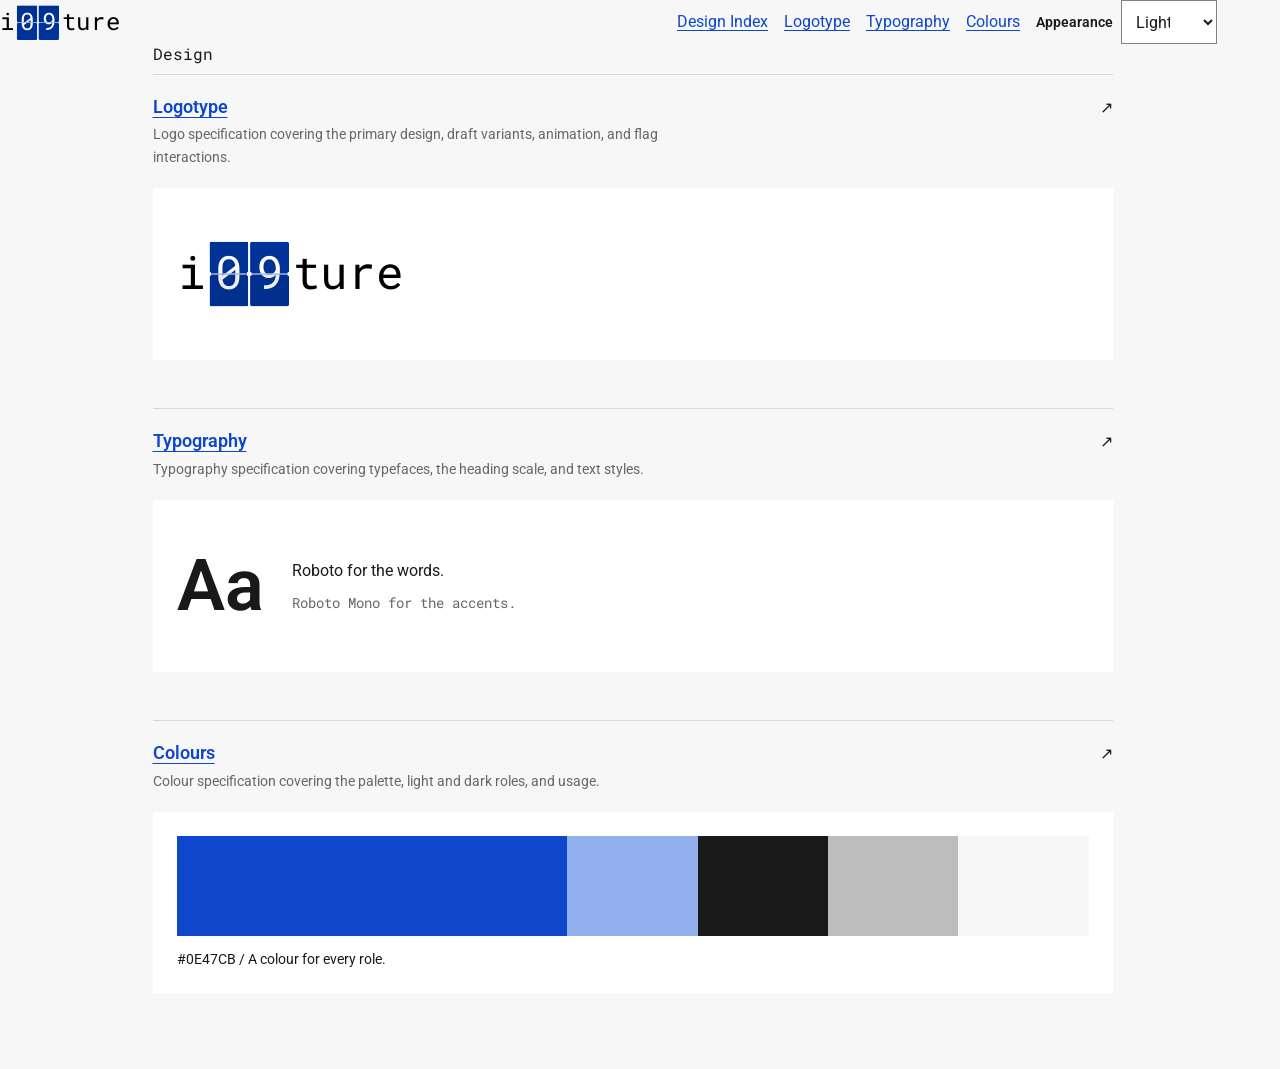
<file: index.html>
<!doctype html>
<html lang="en" data-type-scope="viewport" data-theme="light">
<head>
    <meta charset="utf-8"/>
    <meta name="color-scheme" content="light dark"/>
    <script src="./assets/js/appearance.js?v=plan-appearance-1"></script>
    <script src="./assets/js/logo-appearance.js?v=logo-once-1"></script>
    <meta name="viewport" content="width=device-width, initial-scale=1"/>
    <meta name="description"
          content="The i12e.eu design index. Explore the logo, typography, and colour specifications."/>
    <title>i12e.eu / design</title>
    <link rel="preconnect" href="https://fonts.googleapis.com"/>
    <link rel="preconnect" href="https://fonts.gstatic.com" crossorigin/>
    <link href="https://fonts.googleapis.com/css2?family=Roboto:ital,wght@0,400;0,600;0,700;1,400;1,700&amp;family=Roboto+Mono:wght@400&amp;display=swap"
          rel="stylesheet"/>
    <link rel="stylesheet" href="./assets/css/colours.css?v=palette-20260911"/>
    <link rel="stylesheet" href="./assets/css/typography.css?v=css-type-1-logo-canvas-2"/>
    <style>
        :root {
            color: var(--color-text-primary);
            background: var(--color-background);
        }

        * {
            box-sizing: border-box;
        }

        main {
            width: calc(100% - 48px);
            padding-bottom: 48px;
            max-width: 960px;
            margin: 0 auto;
        }

        .variant {
            color: var(--color-text-secondary);
        }

        .designs {
            max-width: none;
            list-style: none;
            margin: 0;
            padding: 0;
        }

        .design-link {
            display: block;
            padding: 20px 0;
            border-top: 1px solid var(--color-border);
            color: inherit;
            text-decoration: none;
        }

        .design-link h2, .design-link:visited h2 {
            color: var(--color-link);
            text-decoration: underline;
            text-underline-offset: 0.2em;
        }

        .details {
            display: flex;
            align-items: baseline;
            justify-content: space-between;
            gap: 16px;
            margin-bottom: 20px;
        }

        .design-link h2 {
            margin: 0;
        }

        .variant {
            margin: 6px 0 0;
            font: var(--type-ui-meta);
        }

        .preview {
            height: 172px;
            overflow: hidden;
            background: var(--color-surface);
        }

        .logo-preview iframe {
            display: block;
            width: 100%;
            min-width: 640px;
            height: 100%;
            border: 0;
            pointer-events: none;
        }

        .design-link:hover h2 {
            color: var(--color-link-hover);
            text-decoration-thickness: 2px;
        }

        .design-link:active h2 {
            color: var(--color-link-active);
        }

        .designs > li + li {
            margin-top: 28px;
        }

        .typography-preview {
            display: flex;
            align-items: center;
            gap: 28px;
            height: auto;
            min-height: 172px;
            padding: 24px;
            overflow: visible;
            overflow-wrap: anywhere;
        }

        .typography-glyph {
            flex-shrink: 0;
            font-family: var(--font-prose);
            font-size: clamp(3rem, 8vw, 4.5rem);
            font-weight: var(--weight-heading);
            line-height: 1;
        }

        .typography-copy {
            min-width: 0;
        }

        .typography-copy p {
            margin: 0;
        }

        .typography-copy .typography-mono {
            margin-top: 8px;
            color: var(--color-text-secondary);
            font: var(--type-ui-meta);
            font-family: var(--font-mono);
        }

        .logo-preview {
            background: var(--color-surface);
        }

        .colour-preview {
            height: auto;
            padding: 24px;
        }

        .colour-strip {
            display: grid;
            grid-template-columns: 3fr repeat(4, 1fr);
            min-height: 100px;
        }

        .colour-strip span:first-child {
            background: var(--brand-primary);
        }

        .colour-strip span:nth-child(2) {
            background: var(--palette-blue-300);
        }

        .colour-strip span:nth-child(3) {
            background: var(--palette-neutral-950);
        }

        .colour-strip span:nth-child(4) {
            background: var(--palette-neutral-300);
        }

        .colour-strip span:nth-child(5) {
            background: var(--palette-neutral-50);
        }

        .colour-caption {
            margin: 12px 0 0;
            overflow-wrap: anywhere;
            font: var(--type-ui-meta);
        }

        @media (max-width: 600px) {
            main {
                width: calc(100% - 36px);
                padding-bottom: 28px;
            }

            .typography-preview {
                gap: 18px;
                padding: 20px;
            }
        }

        @media (max-width: 360px) {
            .typography-preview {
                align-items: flex-start;
                flex-direction: column;
            }
        }
    </style>
</head>
<body>
    <header class="page-header">
        <div class="brand">
            <iframe data-logo-play-once class="site-logo" data-logo-fit
                    src="./assets/images/logo.svg?variant=6&amp;autoplay=0&amp;v=logo-alignment-1"
                    title="Animated i12e.eu logotype"
                    width="256" height="35" tabindex="-1" aria-hidden="true"></iframe>
            <span class="brand-name">i12e.eu</span>
        </div>
        <div class="page-tools">
            <nav class="page-nav" aria-label="Design references">
                <a href="./index.html" aria-current="page">Design Index</a>
                <a href="./logotype.html">Logotype</a>
                <a href="./typography.html">Typography</a>
                <a href="./colours.html">Colours</a>
            </nav>
            <div class="theme-control" hidden>
                <label for="page-appearance">Appearance</label>
                <select id="page-appearance" autocomplete="off">
                    <option value="light" selected>Light</option>
                    <option value="dark">Dark</option>
                </select>
            </div>
        </div>
    </header>
    <main aria-labelledby="page-title">
        <h1 class="document-title" id="page-title">Design</h1>
    <ul class="designs" aria-label="Design elements">
        <li>
            <a class="design-link" href="./logotype.html" aria-labelledby="logotype-title logotype-variant">
                <div class="details">
                    <div>
                        <h2 class="type-card-title" id="logotype-title">Logotype</h2>
                        <p class="variant" id="logotype-variant">Logo specification covering the primary design, draft
                            variants, animation, and flag interactions.</p>
                    </div>
                    <span aria-hidden="true">↗</span>
                </div>
                <div class="preview logo-preview">
                    <!-- Reuse the chosen variant with its default looping animation. -->
                    <iframe src="./assets/images/logo.svg?variant=6&amp;preview=1&amp;v=logo-alignment-1"
                            title="Primary i12e.eu logotype — variant 05, EU Flag to Leading Flag"
                            tabindex="-1" aria-hidden="true"></iframe>
                </div>
            </a>
        </li>
        <li>
            <a class="design-link" href="./typography.html" aria-labelledby="typography-title typography-variant">
                <div class="details">
                    <div>
                        <h2 class="type-card-title" id="typography-title">Typography</h2>
                        <p class="variant" id="typography-variant">Typography specification covering typefaces, the
                            heading scale, and text styles.</p>
                    </div>
                    <span aria-hidden="true">↗</span>
                </div>
                <div class="preview typography-preview" aria-hidden="true">
                    <span class="typography-glyph">Aa</span>
                    <div class="typography-copy">
                        <p>Roboto for the words.</p>
                        <p class="typography-mono">Roboto Mono for the accents.</p>
                    </div>
                </div>
            </a>
        </li>
        <li>
            <a class="design-link" href="./colours.html" aria-labelledby="colours-title colours-variant">
                <div class="details">
                    <div><h2 class="type-card-title" id="colours-title">Colours</h2>
                        <p class="variant" id="colours-variant">Colour specification covering the palette, light and
                            dark roles, and usage.</p></div>
                    <span aria-hidden="true">↗</span></div>
                <div class="preview colour-preview" aria-hidden="true">
                    <div class="colour-strip"><span></span><span></span><span></span><span></span><span></span></div>
                    <p class="colour-caption">#0E47CB / A colour for every role.</p></div>
            </a>
        </li>
    </ul>
</main>
<script>
  (() => {
    const appearance = document.getElementById("page-appearance");
    window.i12eAppearance.bind(appearance);
    appearance.closest(".theme-control").hidden = false;
  })();
</script>
</body>
</html>
</file>
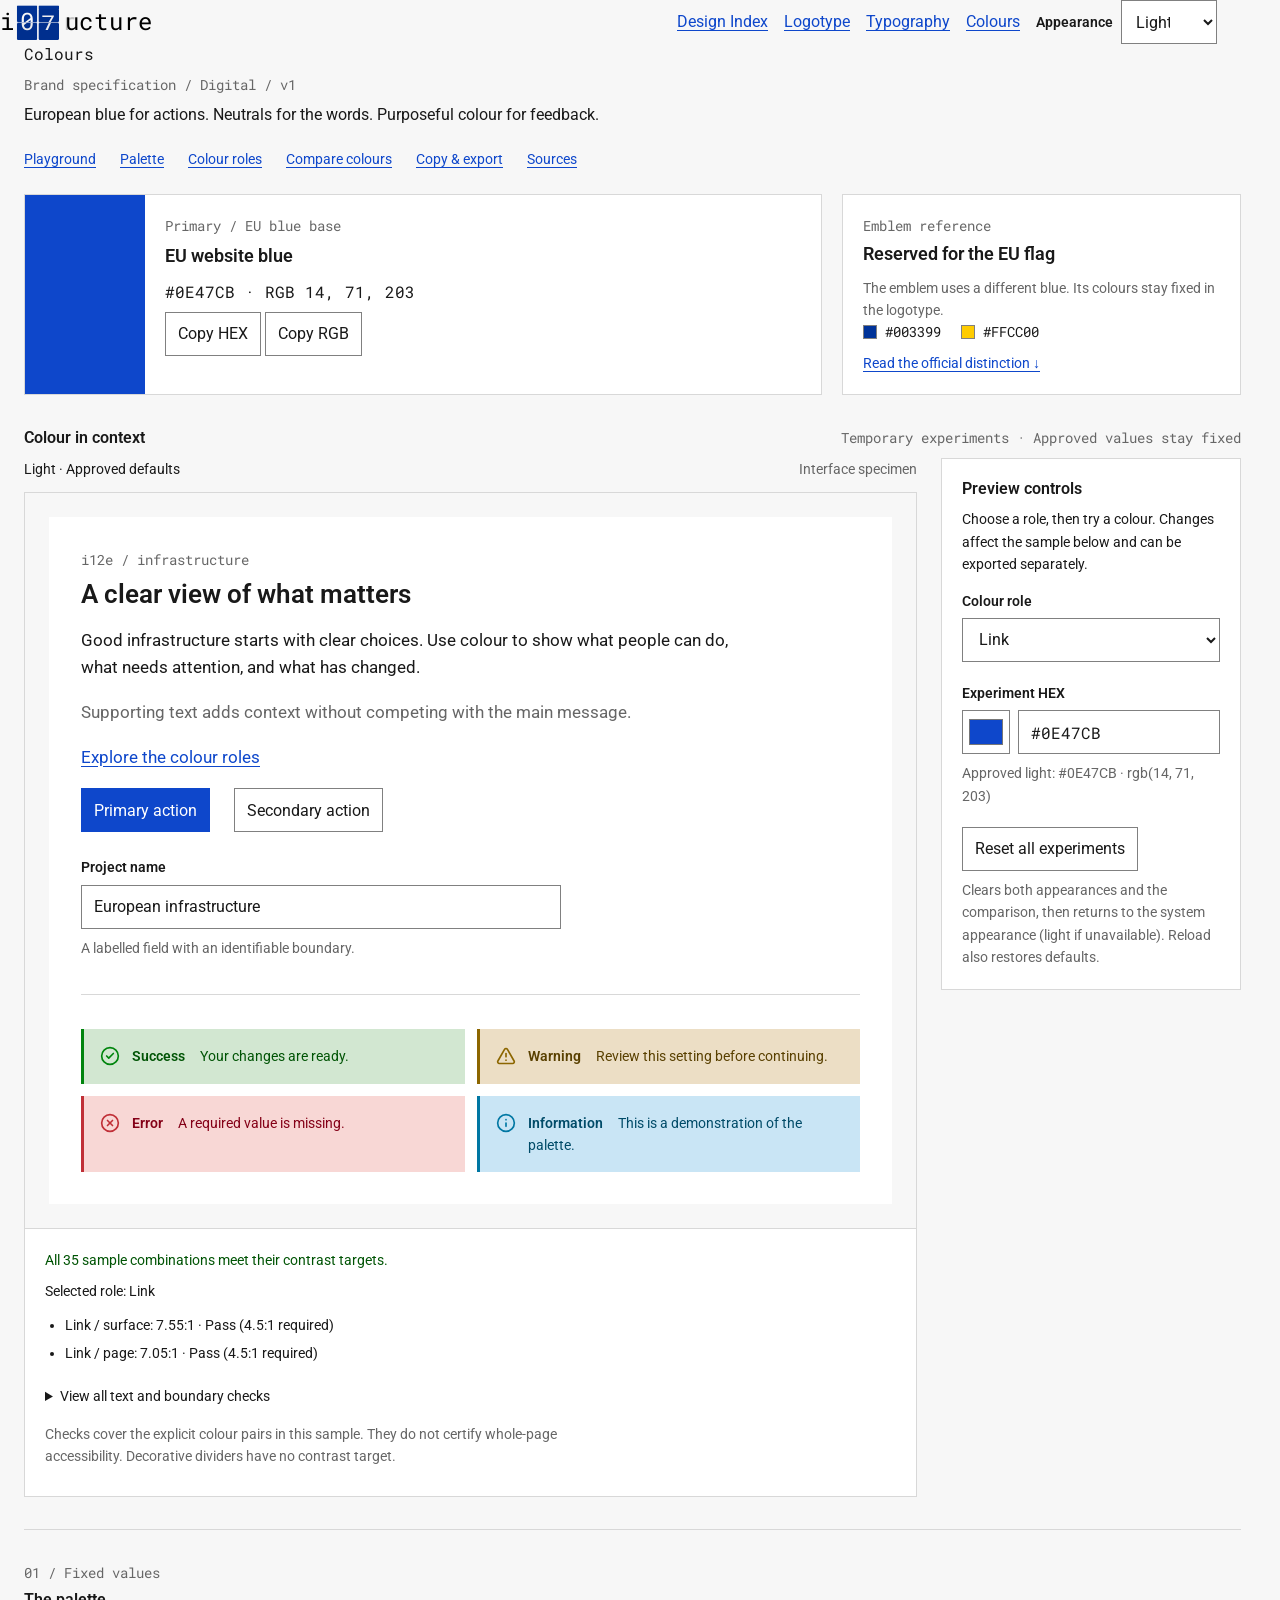
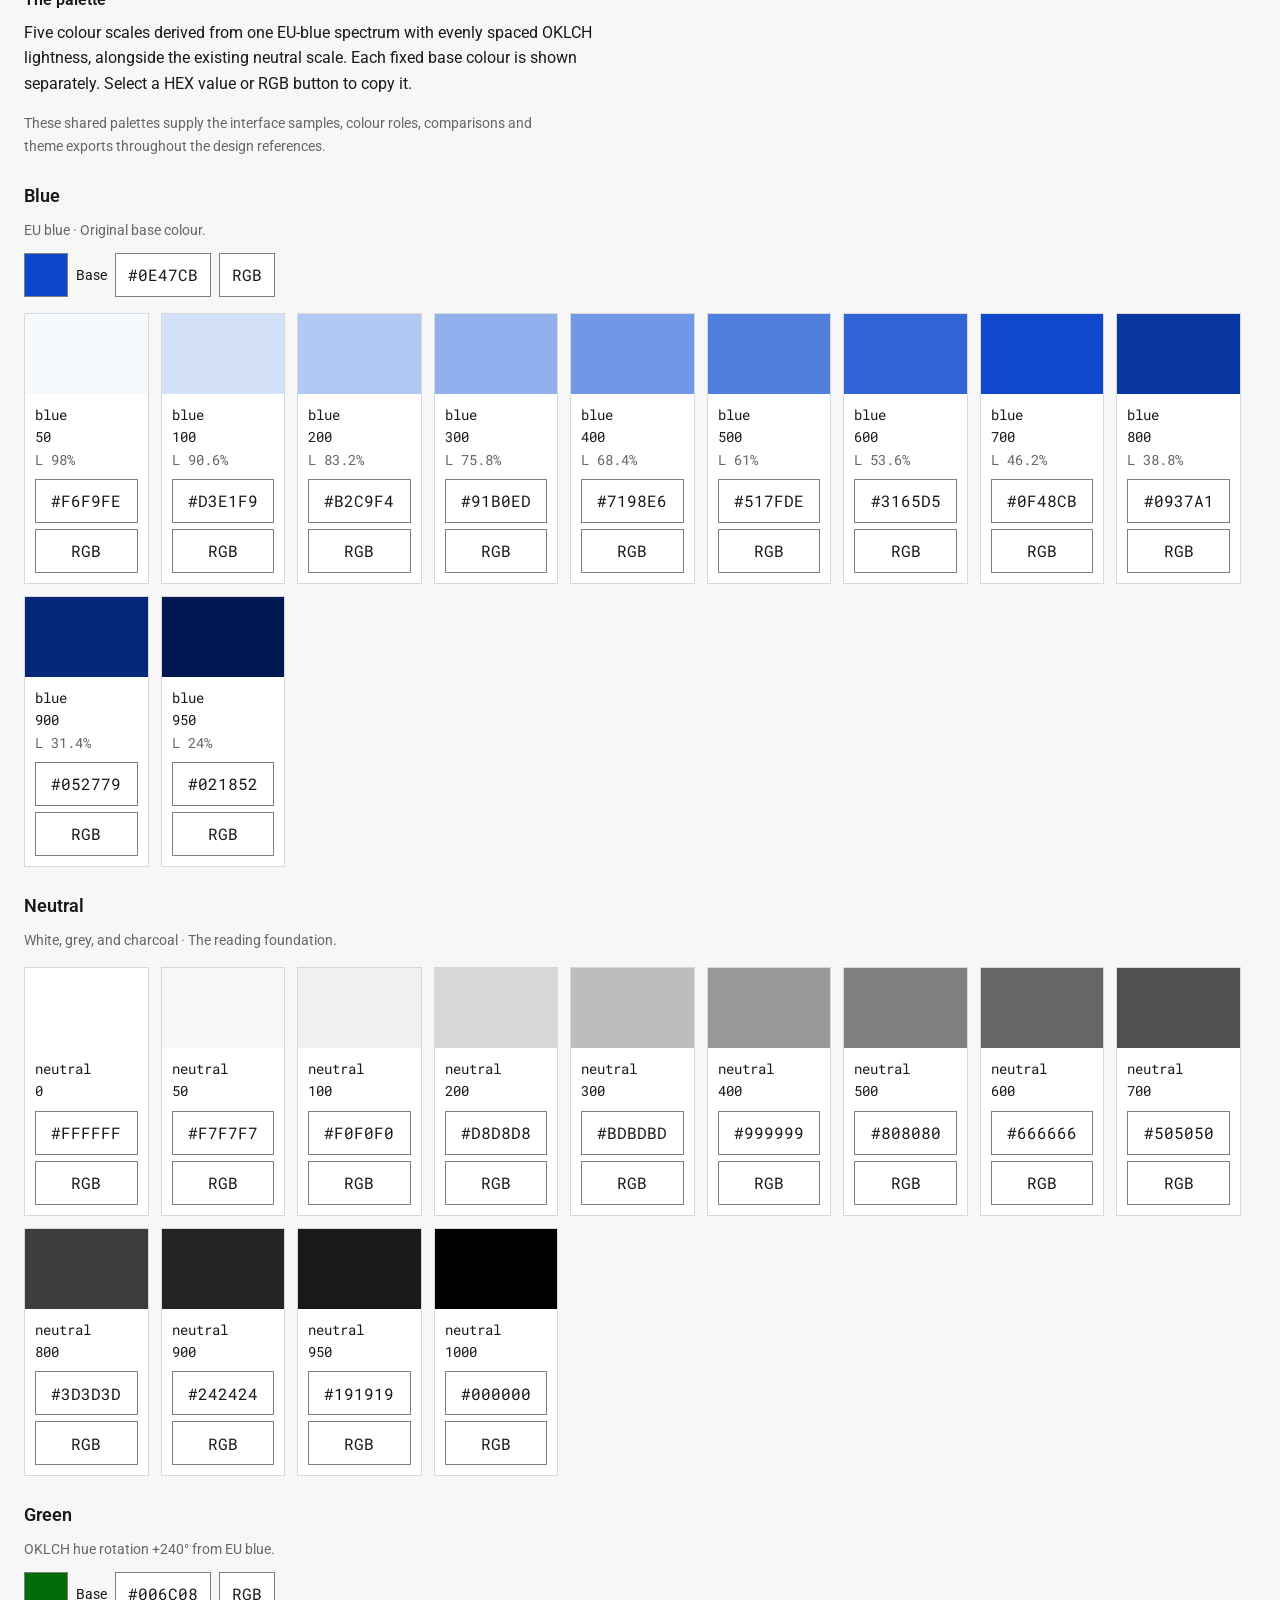
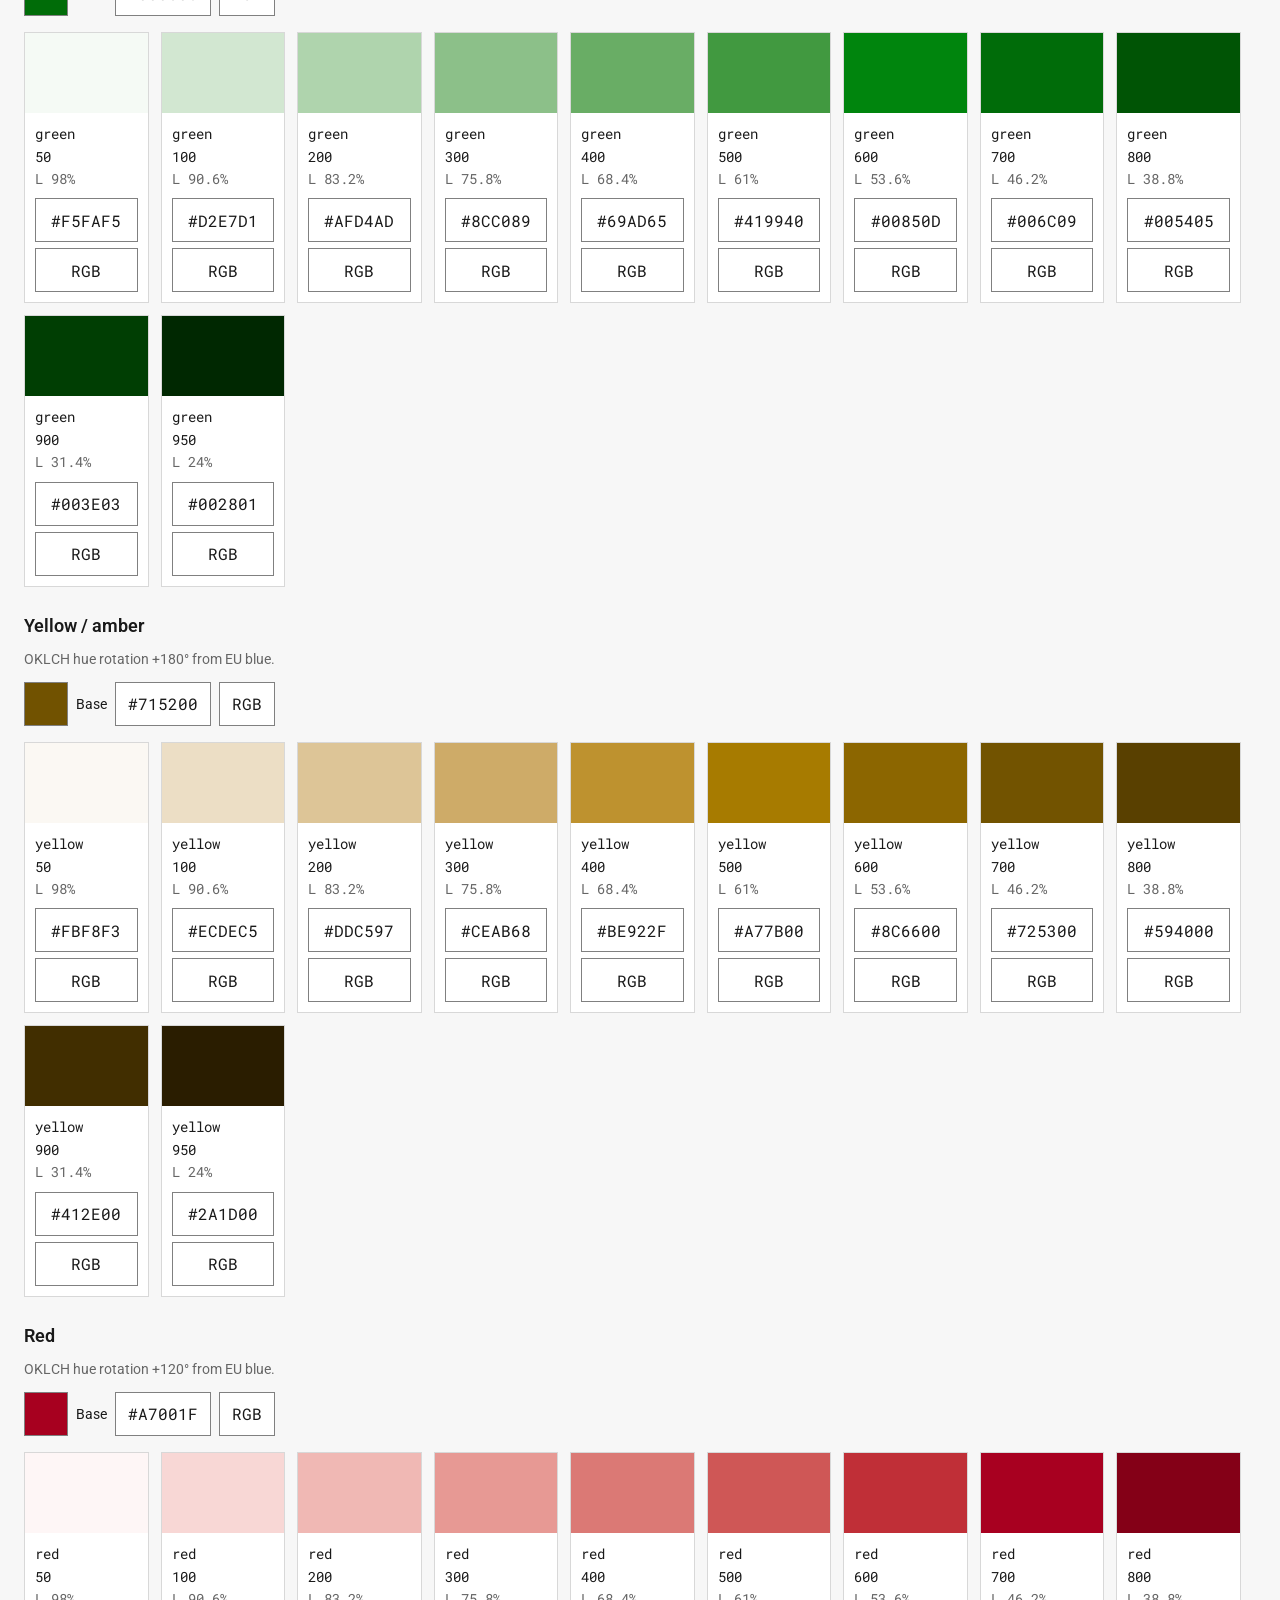
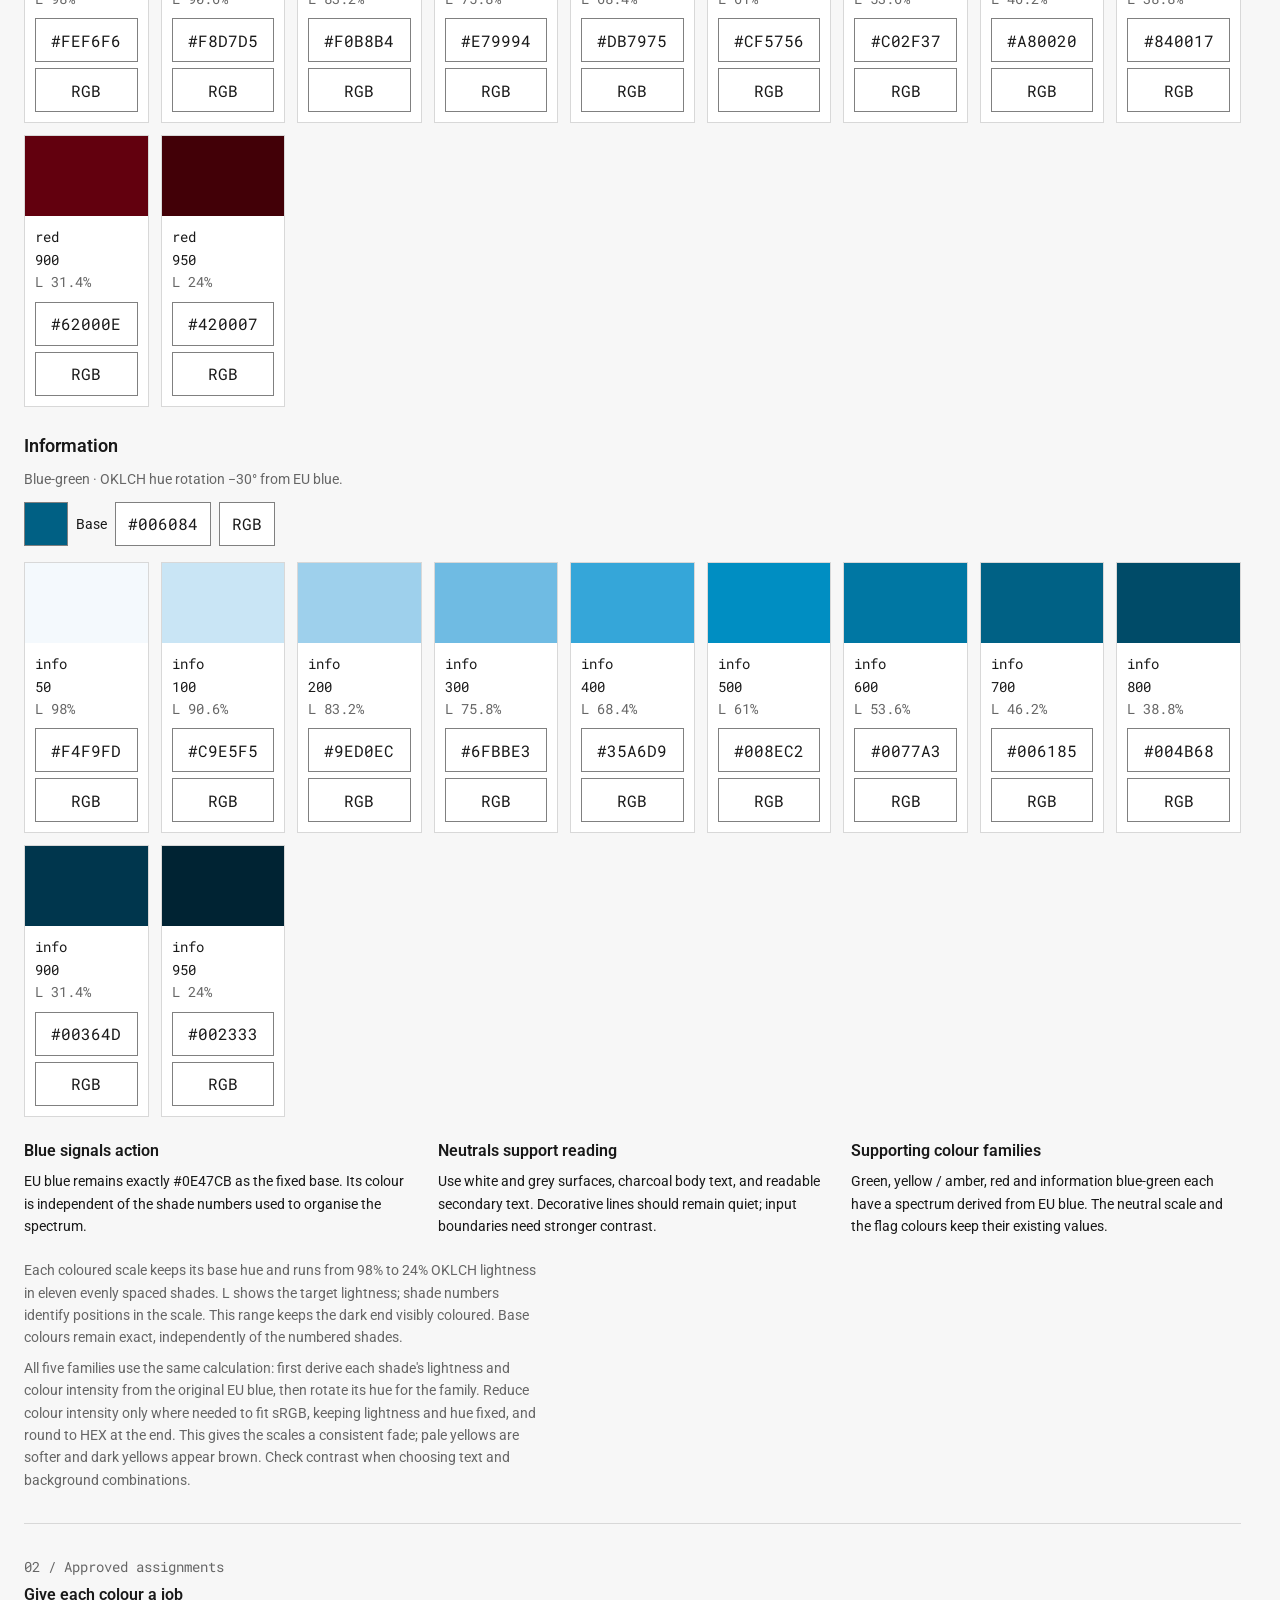
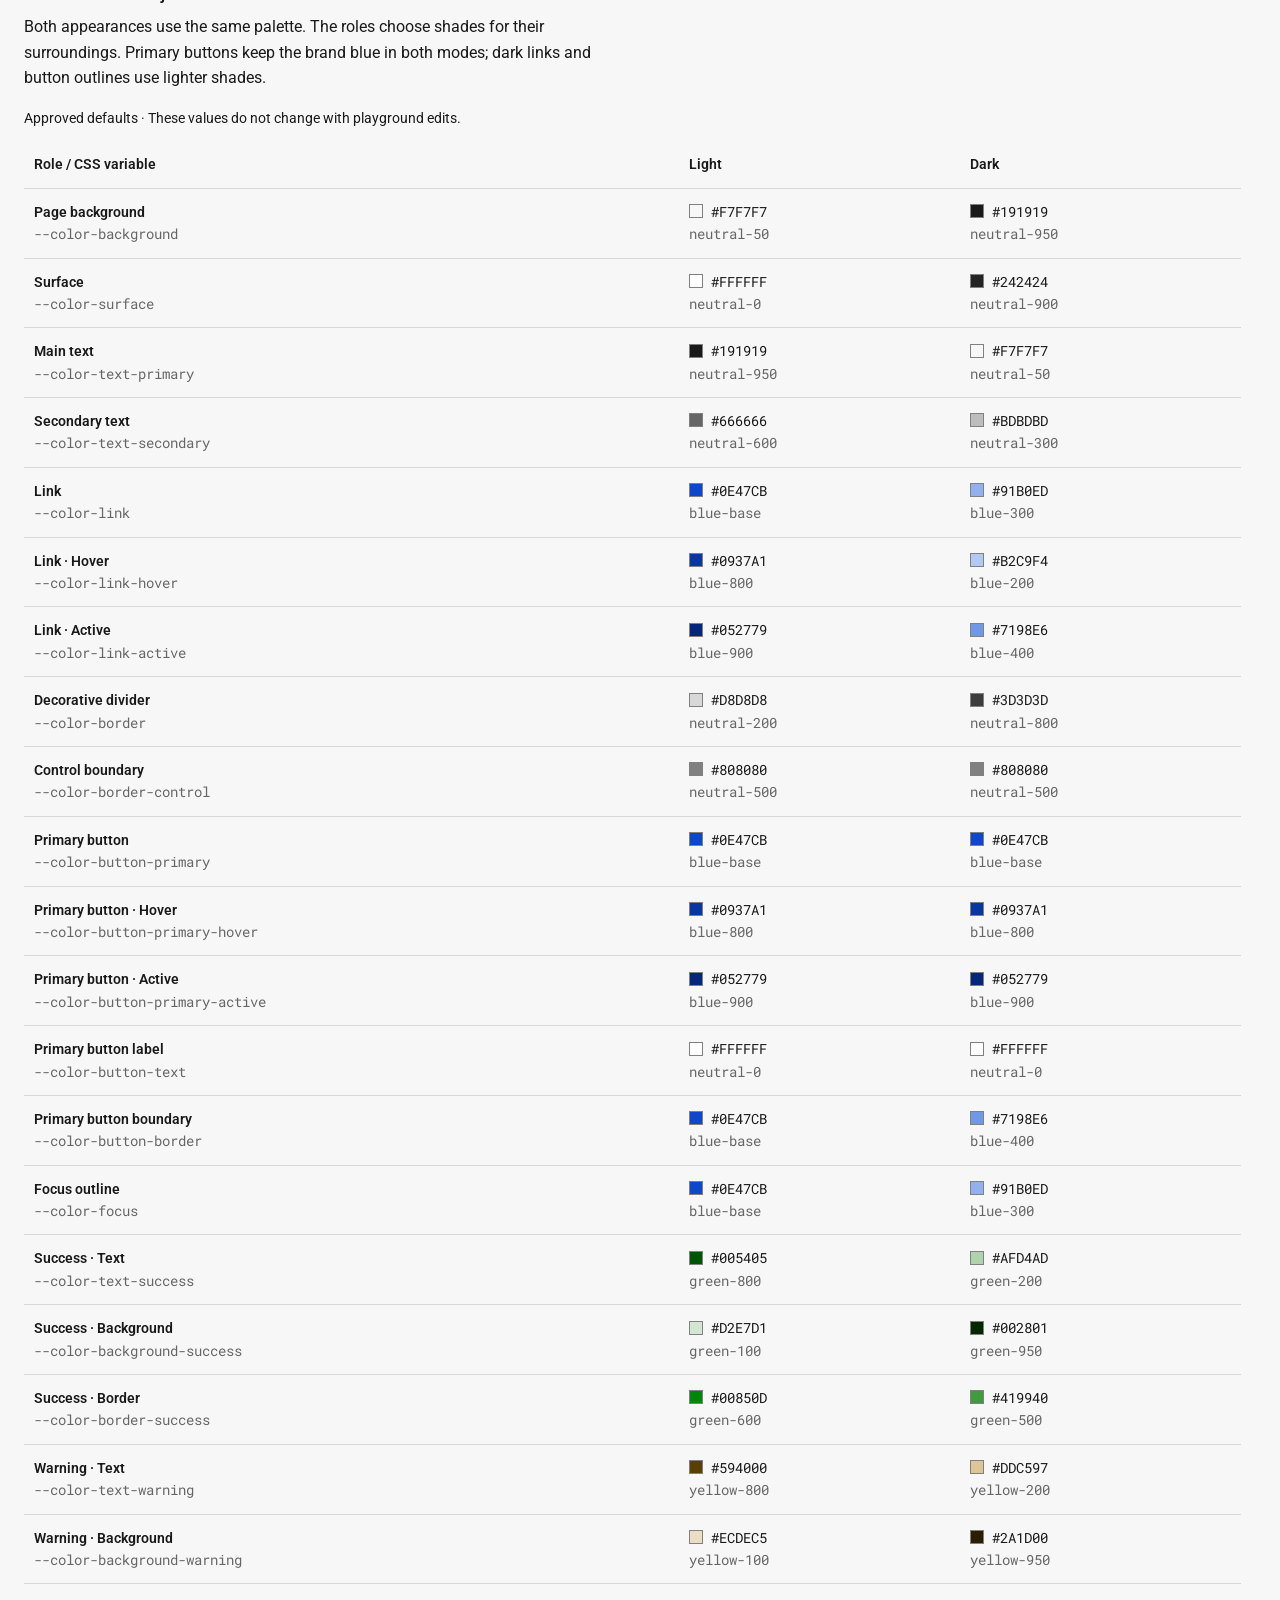
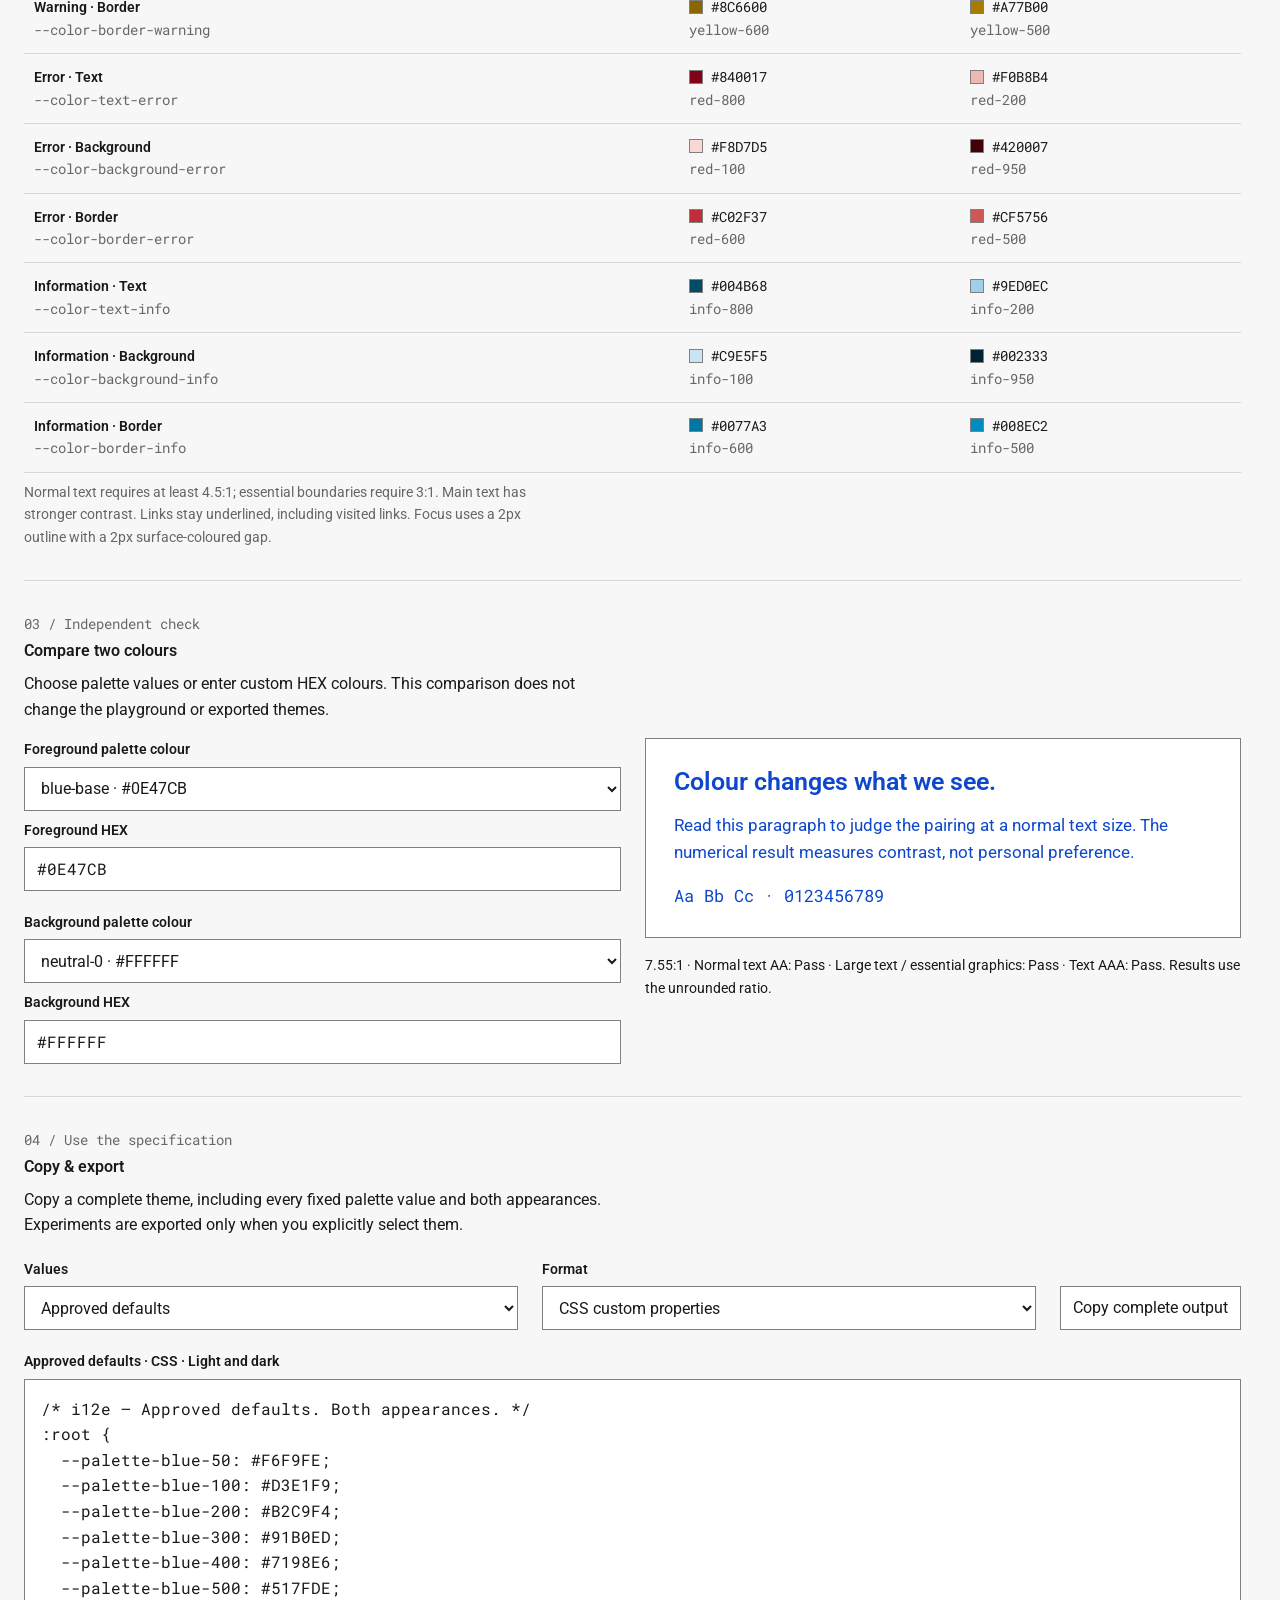
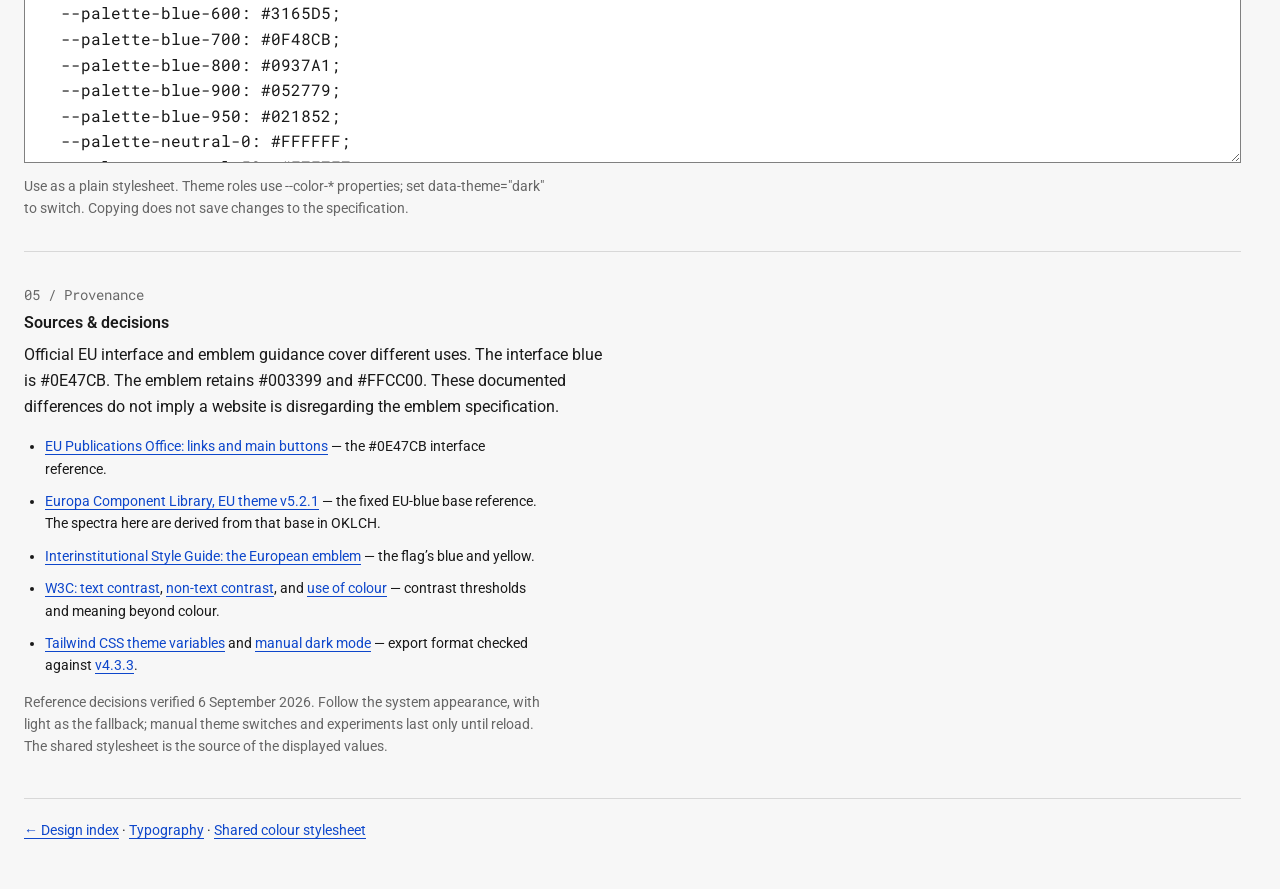
<file: colours.html>
<!doctype html>
<html lang="en" data-type-scope="viewport" data-theme="light">
<head>
    <meta charset="utf-8"/>
    <meta name="color-scheme" content="light dark"/>
    <script src="./assets/js/appearance.js?v=plan-appearance-1"></script>
    <script src="./assets/js/logo-appearance.js?v=logo-once-1"></script>
    <meta name="viewport" content="width=device-width, initial-scale=1"/>
    <meta name="description"
          content="The i12e colour specification: EU web blue, full palettes, light and dark roles, contrast checks, and theme exports."/>
    <title>i12e.eu / colours</title>
    <link rel="preconnect" href="https://fonts.googleapis.com"/>
    <link rel="preconnect" href="https://fonts.gstatic.com" crossorigin/>
    <link href="https://fonts.googleapis.com/css2?family=Roboto:ital,wght@0,400;0,600;0,700;1,400;1,700&amp;family=Roboto+Mono:wght@400&amp;display=swap"
          rel="stylesheet"/>
    <link rel="stylesheet" href="./assets/css/colours.css?v=palette-20260911"/>
    <link rel="stylesheet" href="./assets/css/typography.css?v=css-type-1-logo-canvas-2"/>
    <script src="./assets/js/typography.js?v=css-type-1" defer></script>
    <style>
        :root {
            color: var(--color-text-primary);
            background: var(--color-background);
        }

        * {
            box-sizing: border-box;
        }

        a, a:visited {
            color: var(--color-link);
            text-decoration: underline;
            text-underline-offset: 0.2em;
        }
        a:hover {
            color: var(--color-link-hover);
            text-decoration-thickness: 2px;
        }
        a:active {
            color: var(--color-link-active);
        }

        button, input, select, textarea {
            border: 1px solid var(--color-border-control);
            border-radius: 0;
            background: var(--color-surface);
            color: var(--color-text-primary);
        }

        button, select, summary {
            cursor: pointer;
        }

        button, select, input:not([type="color"]) {
            min-height: 44px;
            padding: 8px 12px;
        }
        button:hover {
            background: var(--color-background);
        }

        input, select, textarea {
            width: 100%;
            min-width: 0;
        }

        input[type="color"] {
            height: 44px;
            padding: 4px;
            cursor: pointer;
        }

        input[aria-invalid="true"] {
            border: 2px solid var(--color-border-error);
        }

        textarea {
            padding: 16px;
            resize: vertical;
            font-family: var(--font-mono);
        }

        code, .mono {
            overflow-wrap: anywhere;
        }

        label {
            display: block;
            margin-bottom: 6px;
        }

        .page {
            width: calc(100% - 48px);
            padding-bottom: 48px;
            max-width: 1600px;
            margin: auto;
        }

        .section-heading, .button-row, .export-controls {
            display: flex;
            align-items: center;
            flex-wrap: wrap;
            gap: 12px 24px;
        }

        .secondary, .help, .eyebrow {
            color: var(--color-text-secondary);
        }

        .skip-link {
            position: absolute;
            top: 0;
            left: 24px;
            transform: translateY(-150%);
            padding: 12px;
            background: var(--color-surface);
            z-index: 10;
        }

        .skip-link:focus {
            transform: none;
        }

        .section-nav {
            display: flex;
            flex-wrap: wrap;
            gap: 8px 24px;
            margin: 20px 0 24px;
            font: var(--type-ui-meta);
        }

        .eyebrow {
            margin-bottom: 6px;
            font: var(--type-ui-meta);
            font-family: var(--font-mono);
        }

        .anchors {
            display: grid;
            grid-template-columns: minmax(0, 2fr) minmax(0, 1fr);
            gap: 20px;
            margin-bottom: 32px;
        }

        .brand-anchor {
            display: grid;
            grid-template-columns: 120px minmax(0, 1fr);
            border: 1px solid var(--color-border);
            background: var(--color-surface);
        }

        .anchor-swatch {
            background: var(--brand-primary);
        }

        .anchor-copy {
            padding: 20px;
        }

        .anchor-copy p {
            margin-bottom: 8px;
        }

        .flag-reference {
            border: 1px solid var(--color-border);
            padding: 20px;
            background: var(--color-surface);
        }

        .flag-values {
            display: flex;
            flex-wrap: wrap;
            gap: 8px 20px;
            font: var(--type-ui-meta);
            font-family: var(--font-mono);
        }

        .dot {
            display: inline-block;
            width: 1em;
            height: 1em;
            margin-right: 8px;
            vertical-align: -0.1em;
            border: 1px solid var(--color-border-control);
        }

        .section {
            padding-top: 32px;
            margin-top: 32px;
            border-top: 1px solid var(--color-border);
            scroll-margin-top: 20px;
        }

        .section-heading {
            justify-content: space-between;
            align-items: baseline;
        }

        .workspace {
            display: grid;
            grid-template-columns: minmax(0, 1fr) 18.75rem;
            gap: 24px;
            align-items: start;
        }

        .editor {
            grid-column: 2;
            grid-row: 1;
            position: sticky;
            top: 20px;
            padding: 20px;
            border: 1px solid var(--color-border);
            background: var(--color-surface);
            font: var(--type-ui-meta);
        }

        .editor.too-tall {
            position: static;
        }

        .editor .control + .control {
            margin-top: 20px;
        }

        .help {
            margin: 8px 0 0;
            font: var(--type-ui-meta);
        }

        .error-message {
            color: var(--color-text-error);
            margin: 8px 0 0;
        }

        .colour-inputs {
            display: grid;
            grid-template-columns: 48px minmax(0, 1fr);
            gap: 8px;
        }

        .colour-inputs input[type="text"] {
            font-family: var(--font-mono);
        }

        .sample-column {
            grid-column: 1;
            grid-row: 1;
            min-width: 0;
        }

        .sample-meta {
            display: flex;
            flex-wrap: wrap;
            justify-content: space-between;
            gap: 8px 20px;
            margin-bottom: 12px;
            font: var(--type-ui-meta);
        }

        .sample-meta p {
            margin: 0;
        }

        .sample {
            background: var(--color-background);
            color: var(--color-text-primary);
            padding: 24px;
            border: 1px solid var(--color-border);
        }

        .sample-card {
            background: var(--color-surface);
            padding: clamp(16px, 3vw, 32px);
        }

        .sample .secondary {
            color: var(--color-text-secondary);
        }

        .sample button, .sample input {
            border-color: var(--color-border-control);
            background: var(--color-surface);
            color: var(--color-text-primary);
        }

        .sample button:hover {
            background: var(--color-background);
        }

        .sample .primary-button {
            background: var(--color-button-primary);
            color: var(--color-button-text);
            border-color: var(--color-button-border);
        }

        .sample .primary-button:hover {
            background: var(--color-button-primary-hover);
        }

        .sample .primary-button:active {
            background: var(--color-button-primary-active);
        }

        .sample .sample-field {
            max-width: 30rem;
            margin: 24px 0;
        }

        .sample hr {
            border: 0;
            border-top: 1px solid var(--color-border);
        }

        .status-grid {
            display: grid;
            grid-template-columns: repeat(2, minmax(0, 1fr));
            gap: 12px;
        }

        .notice {
            display: flex;
            align-items: flex-start;
            gap: 12px;
            padding: 16px;
            border-inline-start: 3px solid var(--notice-accent);
            font: var(--type-ui-meta);
        }

        .notice-content {
            min-width: 0;
        }

        .notice p {
            margin: 0;
        }

        .notice-title {
            font: var(--type-ui-label);
            margin-inline-end: 12px;
        }

        .notice-icon {
            display: block;
            flex: 0 0 20px;
            width: 20px;
            height: 20px;
            margin-block-start: 1px;
            color: var(--notice-accent);
        }

        .notice.success {
            --notice-accent: var(--color-border-success);
            color: var(--color-text-success);
            background: var(--color-background-success);
        }

        .notice.warning {
            --notice-accent: var(--color-border-warning);
            color: var(--color-text-warning);
            background: var(--color-background-warning);
        }

        .notice.error {
            --notice-accent: var(--color-border-error);
            color: var(--color-text-error);
            background: var(--color-background-error);
        }

        .notice.info {
            --notice-accent: var(--color-border-info);
            color: var(--color-text-info);
            background: var(--color-background-info);
        }

        .checks {
            padding: 20px;
            border: 1px solid var(--color-border);
            border-top: 0;
            background: var(--color-surface);
            font: var(--type-ui-meta);
        }

        .checks p {
            margin-bottom: 8px;
        }

        .checks summary {
            padding: 8px 0;
        }

        .selected-checks {
            padding-left: 20px;
            margin: 12px 0;
        }

        .check-fail {
            color: var(--color-text-error);
            font-weight: var(--weight-heading);
        }

        .check-pass {
            color: var(--color-text-success);
        }

        .table-scroll {
            max-width: 100%;
            overflow-x: auto;
        }

        table {
            width: 100%;
            border-collapse: collapse;
            text-align: left;
            font: var(--type-ui-meta);
        }

        caption {
            text-align: left;
            margin: 0 0 12px;
        }

        th, td {
            padding: 12px 10px;
            border-bottom: 1px solid var(--color-border);
            vertical-align: top;
        }

        .token {
            display: block;
            color: var(--color-text-secondary);
            font: var(--type-ui-meta);
            font-family: var(--font-mono);
        }

        .family {
            margin-top: 28px;
        }

        .family-header {
            margin-bottom: 16px;
        }

        .family-header p {
            margin: 0;
            font: var(--type-ui-meta);
        }

        .family-base {
            display: flex;
            align-items: center;
            flex-wrap: wrap;
            gap: 8px;
            margin-top: 12px;
            font: var(--type-ui-meta);
        }

        .family-base-swatch {
            flex: 0 0 44px;
            height: 44px;
            border: 1px solid var(--color-border-control);
        }

        .family-base button {
            font: var(--type-ui-control);
            font-family: var(--font-mono);
        }

        .swatches {
            display: grid;
            grid-template-columns: repeat(auto-fit, minmax(min(100%, 7rem), 1fr));
            gap: 12px;
        }

        .swatch {
            min-width: 0;
            background: var(--color-surface);
            border: 1px solid var(--color-border);
        }

        .swatch-colour {
            height: 80px;
        }

        .swatch-content {
            padding: 10px;
        }

        .swatch-name {
            margin: 0 0 8px;
            font: var(--type-ui-meta);
            font-family: var(--font-mono);
        }

        .swatch-lightness {
            display: block;
            color: var(--color-text-secondary);
        }

        .swatch button {
            width: 100%;
            display: block;
            min-height: 44px;
            padding: 6px 2px;
            overflow-wrap: anywhere;
            font: var(--type-ui-control);
            font-family: var(--font-mono);
        }

        .swatch button + button {
            margin-top: 6px;
        }

        .comparison {
            display: grid;
            grid-template-columns: minmax(0, 1fr) minmax(0, 1fr);
            gap: 24px;
        }

        .comparison-controls {
            display: grid;
            gap: 20px;
        }

        .comparison-inputs {
            display: grid;
            grid-template-columns: 1fr;
            gap: 8px;
        }

        .comparison-sample {
            padding: 28px;
            overflow-wrap: anywhere;
            border: 1px solid var(--color-border-control);
        }

        .comparison-sample p:last-child {
            margin-bottom: 0;
        }

        .comparison-result {
            margin-top: 16px;
            font: var(--type-ui-meta);
        }

        .export-controls {
            margin: 20px 0;
            align-items: end;
        }

        .export-controls > div {
            flex: 1 1 200px;
        }

        #export-output {
            display: block;
            height: 24rem;
            white-space: pre;
            overflow: auto;
        }

        .export-caption {
            margin-top: 12px;
            font: var(--type-ui-meta);
        }

        .usage-grid {
            display: grid;
            grid-template-columns: repeat(3, minmax(0, 1fr));
            gap: 24px;
            margin-top: 24px;
        }

        .usage-grid p, .sources {
            font: var(--type-ui-meta);
        }

        .sources li {
            margin-bottom: 10px;
        }

        .page-footer {
            margin-top: 40px;
            padding-top: 20px;
            border-top: 1px solid var(--color-border);
            font: var(--type-ui-meta);
        }

        .copy-status {
            position: fixed;
            bottom: 16px;
            left: 50%;
            transform: translateX(-50%);
            max-width: calc(100% - 32px);
            padding: 10px 16px;
            background: var(--color-surface);
            color: var(--color-text-primary);
            border: 1px solid var(--color-border-control);
            z-index: 20;
            font: var(--type-ui-meta);
        }

        .copy-status:empty {
            display: none;
        }

        dialog {
            width: min(640px, calc(100% - 32px));
            max-height: calc(100% - 32px);
            overflow: auto;
            padding: 24px;
            border: 1px solid var(--color-border-control);
            color: var(--color-text-primary);
            background: var(--color-surface);
        }
        dialog::backdrop {
            background: var(--palette-neutral-1000);
            opacity: 0.5;
        }

        dialog textarea {
            height: 12rem;
            margin-bottom: 16px;
        }

        @media (max-width: 1000px) {
            .workspace {
                grid-template-columns: minmax(0, 1fr);
            }

            .editor, .sample-column {
                grid-column: 1;
                grid-row: auto;
            }

            .editor {
                position: static;
            }

            .anchors {
                grid-template-columns: minmax(0, 1fr);
            }
        }

        @media (max-width: 640px) {
            .page {
                width: calc(100% - 24px);
                padding-bottom: 32px;
            }

            .brand-anchor {
                grid-template-columns: 64px minmax(0, 1fr);
            }

            .anchor-copy, .editor, .checks {
                padding: 16px;
            }

            .sample {
                padding: 12px;
            }

            .status-grid, .comparison, .usage-grid {
                grid-template-columns: minmax(0, 1fr);
            }

            .sample .button-row > button {
                width: 100%;
            }

            .swatches {
                gap: 8px;
            }
        }

        @media (prefers-reduced-motion: no-preference) {
            a, button {
                transition: background-color 100ms, color 100ms;
            }
        }
    </style>
</head>
<body>
<a class="skip-link" href="#main">Skip to colours</a>
    <header class="page-header">
        <div class="brand">
            <iframe data-logo-play-once class="site-logo" data-logo-fit
                    src="./assets/images/logo.svg?variant=6&amp;autoplay=0&amp;v=logo-alignment-1"
                    title="Animated i12e.eu logotype"
                    width="256" height="35" tabindex="-1" aria-hidden="true"></iframe>
            <span class="brand-name">i12e.eu</span>
        </div>
        <div class="page-tools">
            <nav class="page-nav" aria-label="Design references">
                <a href="./index.html">Design Index</a>
                <a href="./logotype.html">Logotype</a>
                <a href="./typography.html">Typography</a>
                <a href="./colours.html" aria-current="page">Colours</a>
            </nav>
            <div class="theme-control" hidden>
                <label for="appearance">Appearance</label>
                <select id="appearance" autocomplete="off">
                    <option value="light" selected>Light</option>
                    <option value="dark">Dark</option>
                </select>
            </div>
        </div>
    </header>
<div class="page">
    <main id="main" aria-labelledby="page-title">
        <h1 class="document-title" id="page-title">Colours</h1>
        <p class="eyebrow">Brand specification / Digital / v1</p>
        <p>European blue for actions. Neutrals for the words. Purposeful colour for feedback.</p>
        <nav class="section-nav" aria-label="Colour sections"><a href="#playground">Playground</a><a href="#palette">Palette</a><a
                href="#roles">Colour roles</a><a href="#comparison">Compare colours</a><a href="#exports">Copy &amp;
            export</a><a href="#sources">Sources</a></nav>
        <div class="anchors">
            <section class="brand-anchor" aria-labelledby="primary-title">
                <div class="anchor-swatch" aria-hidden="true"></div>
                <div class="anchor-copy"><p class="eyebrow">Primary / EU blue base</p>
                    <h2 class="type-card-title" id="primary-title">EU website blue</h2>
                    <p class="mono">#0E47CB · RGB 14, 71, 203</p>
                    <button type="button" data-copy-token="--brand-primary" data-copy-format="hex">Copy HEX</button>
                    <button type="button" data-copy-token="--brand-primary" data-copy-format="rgb">Copy RGB</button>
                </div>
            </section>
            <section class="flag-reference" aria-labelledby="flag-title"><p class="eyebrow">Emblem reference</p>
                <h2 class="type-card-title" id="flag-title">Reserved for the EU flag</h2>
                <p class="help">The emblem uses a different blue. Its colours stay fixed in the logotype.</p>
                <div class="flag-values"><span><span class="dot" style="background:var(--emblem-blue)"
                                                     aria-hidden="true"></span>#003399</span><span><span class="dot"
                                                                                                         style="background:var(--emblem-yellow)"
                                                                                                         aria-hidden="true"></span>#FFCC00</span>
                </div>
                <p class="help"><a href="#emblem-sources">Read the official distinction ↓</a></p></section>
        </div>
        <noscript><p>The approved styles are available in <a href="./assets/css/colours.css?v=palette-20260911">colours.css</a>.
            Enable
            JavaScript for
            the full swatches, theme controls, contrast checks, and exports.</p></noscript>
        <section id="playground" aria-labelledby="playground-title">
            <div class="section-heading"><h2 id="playground-title">Colour in context</h2>
                <p class="eyebrow">Temporary experiments · Approved values stay fixed</p></div>
            <div class="workspace">
                <aside class="editor" aria-labelledby="editor-title" hidden>
                    <h3 class="type-panel-title" id="editor-title">Preview controls</h3>
                    <p>Choose a role, then try a colour. Changes affect the sample below and can be exported
                        separately.</p>
                    <div class="control"><label for="edit-role">Colour role</label><select id="edit-role"
                                                                                           autocomplete="off"></select>
                    </div>
                    <div class="control"><label for="edit-hex">Experiment HEX</label>
                        <div class="colour-inputs"><input type="color" id="edit-picker"
                                                          aria-label="Choose experimental colour"
                                                          value="#0e47cb"/><input id="edit-hex" type="text"
                                                                                  value="#0E47CB" spellcheck="false"
                                                                                  autocomplete="off"
                                                                                  aria-describedby="edit-approved edit-error"/>
                        </div>
                        <p id="edit-error" class="error-message type-meta" hidden>Enter a valid HEX colour, such as
                            #0E47CB or
                            #FFF. The last valid colour is still applied.</p>
                        <p id="edit-approved" class="help"></p></div>
                    <div class="control">
                        <button id="reset-experiments" type="button">Reset all experiments</button>
                        <p class="help">Clears both appearances and the comparison, then returns to the system
                            appearance (light if unavailable). Reload also
                            restores defaults.</p></div>
                </aside>
                <div class="sample-column">
                    <div class="sample-meta"><p id="sample-state">Light · Approved defaults</p>
                        <p class="secondary">Interface specimen</p></div>
                    <div class="sample" id="colour-sample" data-type-scope="container">
                        <div class="sample-card">
                            <p class="eyebrow">i12e / infrastructure</p>
                            <h3>A clear view of what matters</h3>
                            <p>Good infrastructure starts with clear choices. Use colour to show what people can do,
                                what needs attention, and what has changed.</p>
                            <p class="secondary">Supporting text adds context without competing with the main
                                message.</p>
                            <p><a href="#roles">Explore the colour roles</a></p>
                            <div class="button-row">
                                <button type="button" class="primary-button"
                                        data-demo-message="Primary action selected. This is a preview; nothing was saved.">
                                    Primary action
                                </button>
                                <button type="button"
                                        data-demo-message="Secondary action selected. This is a preview; nothing was changed.">
                                    Secondary action
                                </button>
                            </div>
                            <div class="sample-field"><label for="sample-name">Project name</label><input type="text"
                                                                                                          id="sample-name"
                                                                                                          value="European infrastructure"
                                                                                                          autocomplete="off"/>
                                <p class="help">A labelled field with an identifiable boundary.</p></div>
                            <p id="demo-feedback" class="secondary" role="status"></p>
                            <hr/>
                            <!--
Lucide notice icons: https://github.com/lucide-icons/lucide
Official circle-check, triangle-alert, circle-x and info SVG geometry.
Lucide and Feather-derived icon licences:
ISC License

Copyright (c) 2026 Lucide Icons and Contributors

Permission to use, copy, modify, and/or distribute this software for any
purpose with or without fee is hereby granted, provided that the above
copyright notice and this permission notice appear in all copies.

THE SOFTWARE IS PROVIDED "AS IS" AND THE AUTHOR DISCLAIMS ALL WARRANTIES
WITH REGARD TO THIS SOFTWARE INCLUDING ALL IMPLIED WARRANTIES OF
MERCHANTABILITY AND FITNESS. IN NO EVENT SHALL THE AUTHOR BE LIABLE FOR
ANY SPECIAL, DIRECT, INDIRECT, OR CONSEQUENTIAL DAMAGES OR ANY DAMAGES
WHATSOEVER RESULTING FROM LOSS OF USE, DATA OR PROFITS, WHETHER IN AN
ACTION OF CONTRACT, NEGLIGENCE OR OTHER TORTIOUS ACTION, ARISING OUT OF
OR IN CONNECTION WITH THE USE OR PERFORMANCE OF THIS SOFTWARE.

The MIT License (MIT) (for the icons listed above)

Copyright (c) 2013-present Cole Bemis

Permission is hereby granted, free of charge, to any person obtaining a copy
of this software and associated documentation files (the "Software"), to deal
in the Software without restriction, including without limitation the rights
to use, copy, modify, merge, publish, distribute, sublicense, and/or sell
copies of the Software, and to permit persons to whom the Software is
furnished to do so, subject to the following conditions:

The above copyright notice and this permission notice shall be included in all
copies or substantial portions of the Software.

THE SOFTWARE IS PROVIDED "AS IS", WITHOUT WARRANTY OF ANY KIND, EXPRESS OR
IMPLIED, INCLUDING BUT NOT LIMITED TO THE WARRANTIES OF MERCHANTABILITY,
FITNESS FOR A PARTICULAR PURPOSE AND NONINFRINGEMENT. IN NO EVENT SHALL THE
AUTHORS OR COPYRIGHT HOLDERS BE LIABLE FOR ANY CLAIM, DAMAGES OR OTHER
LIABILITY, WHETHER IN AN ACTION OF CONTRACT, TORT OR OTHERWISE, ARISING FROM,
OUT OF OR IN CONNECTION WITH THE SOFTWARE OR THE USE OR OTHER DEALINGS IN THE
SOFTWARE.
                            -->
                            <div class="status-grid">
                                <div class="notice success">
                                    <svg class="notice-icon" aria-hidden="true" focusable="false"
                                         xmlns="http://www.w3.org/2000/svg"
                                         width="20"
                                         height="20"
                                         viewBox="0 0 24 24"
                                         fill="none"
                                         stroke="currentColor"
                                         stroke-width="2"
                                         stroke-linecap="round"
                                         stroke-linejoin="round"
                                    >
                                        <circle cx="12" cy="12" r="10"/>
                                        <path d="m16 9-5.5 5.5L8 12"/>
                                    </svg>
                                    <p class="notice-content"><strong class="notice-title">Success</strong> Your changes
                                        are ready.</p>
                                </div>
                                <div class="notice warning">
                                    <svg class="notice-icon" aria-hidden="true" focusable="false"
                                         xmlns="http://www.w3.org/2000/svg"
                                         width="20"
                                         height="20"
                                         viewBox="0 0 24 24"
                                         fill="none"
                                         stroke="currentColor"
                                         stroke-width="2"
                                         stroke-linecap="round"
                                         stroke-linejoin="round"
                                    >
                                        <path d="m21.73 18-8-14a2 2 0 0 0-3.48 0l-8 14A2 2 0 0 0 4 21h16a2 2 0 0 0 1.73-3"/>
                                        <path d="M12 9v4"/>
                                        <path d="M12 17h.01"/>
                                    </svg>
                                    <p class="notice-content"><strong class="notice-title">Warning</strong> Review this
                                        setting before continuing.</p>
                                </div>
                                <div class="notice error">
                                    <svg class="notice-icon" aria-hidden="true" focusable="false"
                                         xmlns="http://www.w3.org/2000/svg"
                                         width="20"
                                         height="20"
                                         viewBox="0 0 24 24"
                                         fill="none"
                                         stroke="currentColor"
                                         stroke-width="2"
                                         stroke-linecap="round"
                                         stroke-linejoin="round"
                                    >
                                        <circle cx="12" cy="12" r="10"/>
                                        <path d="m15 9-6 6"/>
                                        <path d="m9 9 6 6"/>
                                    </svg>
                                    <p class="notice-content"><strong class="notice-title">Error</strong> A required
                                        value is missing.</p>
                                </div>
                                <div class="notice info">
                                    <svg class="notice-icon" aria-hidden="true" focusable="false"
                                         xmlns="http://www.w3.org/2000/svg"
                                         width="20"
                                         height="20"
                                         viewBox="0 0 24 24"
                                         fill="none"
                                         stroke="currentColor"
                                         stroke-width="2"
                                         stroke-linecap="round"
                                         stroke-linejoin="round"
                                    >
                                        <circle cx="12" cy="12" r="10"/>
                                        <path d="M12 16v-4"/>
                                        <path d="M12 8h.01"/>
                                    </svg>
                                    <p class="notice-content"><strong class="notice-title">Information</strong> This is
                                        a demonstration of the palette.</p>
                                </div>
                            </div>
                        </div>
                    </div>
                    <div class="checks" id="live-checks" hidden><p id="check-summary" role="status"></p>
                        <p id="selected-check-title"></p>
                        <ul class="selected-checks" id="selected-checks"></ul>
                        <details>
                            <summary>View all text and boundary checks</summary>
                            <div class="table-scroll" role="region" aria-label="Sample contrast checks" tabindex="0">
                                <table>
                                    <thead>
                                    <tr>
                                        <th scope="col">Combination</th>
                                        <th scope="col">Contrast</th>
                                        <th scope="col">Target</th>
                                        <th scope="col">Result</th>
                                    </tr>
                                    </thead>
                                    <tbody id="checks-body"></tbody>
                                </table>
                            </div>
                        </details>
                        <p class="help">Checks cover the explicit colour pairs in this sample. They do not certify
                            whole-page accessibility. Decorative dividers have no contrast target.</p></div>
                </div>
            </div>
        </section>
        <section class="section" id="palette" aria-labelledby="palette-title">
            <p class="eyebrow">01 / Fixed values</p>
            <h2 id="palette-title">The palette</h2>
            <p>Five colour scales derived from one EU-blue spectrum with evenly spaced OKLCH lightness,
                alongside the existing neutral scale.
                Each fixed base colour is shown separately. Select a HEX value or RGB button to copy it.</p>
            <p class="help">These shared palettes supply the interface samples, colour roles, comparisons and
                theme exports throughout the design references.</p>
            <div id="palette-families"></div>
            <div class="usage-grid">
                <div><h3 class="type-panel-title">Blue signals action</h3>
                    <p>EU blue remains exactly #0E47CB as the fixed base. Its colour is independent of the
                        shade numbers used to organise the spectrum.</p></div>
                <div><h3 class="type-panel-title">Neutrals support reading</h3>
                    <p>Use white and grey surfaces, charcoal body text, and readable secondary text. Decorative lines
                        should remain quiet; input boundaries need stronger contrast.</p></div>
                <div><h3 class="type-panel-title">Supporting colour families</h3>
                    <p>Green, yellow / amber, red and information blue-green each have a spectrum derived
                        from EU blue. The neutral scale and the flag colours keep their existing values.</p></div>
            </div>
            <p class="help">Each coloured scale keeps its base hue and runs from 98% to 24% OKLCH lightness in
                eleven evenly spaced shades. L shows the target lightness; shade numbers identify positions in the
                scale. This range keeps the dark end visibly coloured. Base colours remain exact,
                independently of the numbered shades.</p>
            <p class="help">All five families use the same calculation: first derive each shade's lightness
                and colour intensity from the original EU blue, then rotate its hue for the family. Reduce
                colour intensity only where needed to fit sRGB, keeping lightness and hue fixed, and round
                to HEX at the end. This gives the scales a consistent fade; pale yellows are softer and dark
                yellows appear brown. Check contrast when choosing text and background combinations.</p>
        </section>
        <section class="section" id="roles" aria-labelledby="roles-title">
            <p class="eyebrow">02 / Approved assignments</p>
            <h2 id="roles-title">Give each colour a job</h2>
            <p>Both appearances use the same palette. The roles choose shades for their surroundings. Primary buttons
                keep the brand blue in both modes; dark links and button outlines use lighter shades.</p>
            <div class="table-scroll" role="region" aria-label="Approved colour roles in both appearances" tabindex="0">
                <table>
                    <caption>Approved defaults · These values do not change with playground edits.</caption>
                    <thead>
                    <tr>
                        <th scope="col">Role / CSS variable</th>
                        <th scope="col">Light</th>
                        <th scope="col">Dark</th>
                    </tr>
                    </thead>
                    <tbody id="roles-body"></tbody>
                </table>
            </div>
            <p class="help">Normal text requires at least 4.5:1; essential boundaries require 3:1. Main text has
                stronger contrast. Links stay underlined, including visited links. Focus uses a 2px outline with a 2px
                surface-coloured gap.</p>
        </section>
        <section class="section" id="comparison" aria-labelledby="comparison-title">
            <p class="eyebrow">03 / Independent check</p>
            <h2 id="comparison-title">Compare two colours</h2>
            <p>Choose palette values or enter custom HEX colours. This comparison does not change the playground or
                exported themes.</p>
            <div class="comparison">
                <div class="comparison-controls">
                    <div><label for="compare-foreground">Foreground palette colour</label>
                        <div class="comparison-inputs"><select id="compare-foreground" autocomplete="off"></select>
                            <div><label for="foreground-hex">Foreground HEX</label><input id="foreground-hex"
                                                                                          class="mono" type="text"
                                                                                          value="#0E47CB"
                                                                                          spellcheck="false"
                                                                                          autocomplete="off"
                                                                                          aria-describedby="foreground-error"/>
                                <p id="foreground-error" class="error-message type-meta" hidden>Enter a valid HEX
                                    colour. The
                                    previous comparison is unchanged.</p></div>
                        </div>
                    </div>
                    <div><label for="compare-background">Background palette colour</label>
                        <div class="comparison-inputs"><select id="compare-background" autocomplete="off"></select>
                            <div><label for="background-hex">Background HEX</label><input id="background-hex"
                                                                                          class="mono" type="text"
                                                                                          value="#FFFFFF"
                                                                                          spellcheck="false"
                                                                                          autocomplete="off"
                                                                                          aria-describedby="background-error"/>
                                <p id="background-error" class="error-message type-meta" hidden>Enter a valid HEX
                                    colour. The
                                    previous comparison is unchanged.</p></div>
                        </div>
                    </div>
                </div>
                <div>
                    <div class="comparison-sample" id="comparison-sample" data-type-scope="container"
                         style="color:var(--brand-primary);background:var(--palette-neutral-0)"><h3>
                        Colour changes what we see.</h3>
                        <p>Read this paragraph to judge the pairing at a normal text size. The numerical result measures
                            contrast, not personal preference.</p>
                        <p class="mono">Aa Bb Cc · 0123456789</p></div>
                    <div id="comparison-result" class="comparison-result" role="status"></div>
                </div>
            </div>
        </section>
        <section class="section" id="exports" aria-labelledby="exports-title">
            <p class="eyebrow">04 / Use the specification</p>
            <h2 id="exports-title">Copy &amp; export</h2>
            <p>Copy a complete theme, including every fixed palette value and both appearances. Experiments are exported
                only when you explicitly select them.</p>
            <div class="export-controls">
                <div><label for="export-kind">Values</label><select id="export-kind" autocomplete="off">
                    <option value="approved" selected>Approved defaults</option>
                    <option value="experiment">Current experiment · Both appearances</option>
                </select></div>
                <div><label for="export-format">Format</label><select id="export-format" autocomplete="off">
                    <option value="css" selected>CSS custom properties</option>
                    <option value="json">JSON</option>
                    <option value="tailwind">Tailwind CSS v4 theme</option>
                </select></div>
                <button type="button" id="copy-export">Copy complete output</button>
            </div>
            <label for="export-output" id="export-label">Approved defaults · CSS</label><textarea id="export-output"
                                                                                                  readonly
                                                                                                  spellcheck="false"
                                                                                                  wrap="off"
                                                                                                  aria-describedby="export-help"></textarea>
            <p id="export-help" class="export-caption secondary"></p>
        </section>
        <section class="section" id="sources" aria-labelledby="sources-title">
            <p class="eyebrow">05 / Provenance</p>
            <h2 id="sources-title">Sources &amp; decisions</h2>
            <p id="emblem-sources">Official EU interface and emblem guidance cover different uses. The interface blue is
                #0E47CB. The emblem retains #003399 and #FFCC00. These documented differences do not imply a website is
                disregarding the emblem specification.</p>
            <ul class="sources">
                <li><a href="https://op.europa.eu/en/web/webguide/links">EU Publications Office: links and main
                    buttons</a> — the #0E47CB interface reference.
                </li>
                <li>
                    <a href="https://github.com/ec-europa/europa-component-library/blob/v5.2.1/src/themes/eu/maps/color.scss">Europa
                        Component Library, EU theme v5.2.1</a> — the fixed EU-blue base reference. The spectra here
                    are derived from that base in OKLCH.
                </li>
                <li>
                    <a href="https://style-guide.europa.eu/o/opportal-service/isg?resource=en/annex-a1-graphics-guide-european-emblem.html">Interinstitutional
                        Style Guide: the European emblem</a> — the flag’s blue and yellow.
                </li>
                <li><a href="https://www.w3.org/WAI/WCAG22/Understanding/contrast-minimum.html">W3C: text contrast</a>,
                    <a href="https://www.w3.org/WAI/WCAG22/Understanding/non-text-contrast.html">non-text contrast</a>,
                    and <a href="https://www.w3.org/WAI/WCAG22/Understanding/use-of-color.html">use of colour</a> —
                    contrast thresholds and meaning beyond colour.
                </li>
                <li><a href="https://tailwindcss.com/docs/theme">Tailwind CSS theme variables</a> and <a
                        href="https://tailwindcss.com/docs/dark-mode#using-a-data-attribute">manual dark mode</a> —
                    export format checked against <a
                            href="https://github.com/tailwindlabs/tailwindcss/releases/tag/v4.3.3">v4.3.3</a>.
                </li>
            </ul>
            <p class="help">Reference decisions verified 6 September 2026. Follow the system appearance, with light as
                the fallback; manual theme switches and experiments
                last only until reload. The shared stylesheet is the source of the displayed values.</p>
        </section>
    </main>
    <footer class="page-footer"><a href="./index.html">← Design index</a> · <a href="./typography.html">Typography</a> ·
        <a href="./assets/css/colours.css?v=palette-20260911">Shared colour stylesheet</a></footer>
</div>
<p id="copy-status" class="copy-status" role="status"></p>
<dialog id="copy-dialog" aria-labelledby="copy-dialog-title"><h2 class="type-card-title" id="copy-dialog-title">Copy
    this value</h2>
    <p>Clipboard access is unavailable. Select and copy the text below using your keyboard or device’s copy command.</p>
    <label for="copy-fallback">Text to copy</label><textarea id="copy-fallback" readonly spellcheck="false"></textarea>
    <form method="dialog">
        <button>Close</button>
    </form>
</dialog>
<div id="theme-light" data-theme="light" hidden></div>
<div id="theme-dark" data-theme="dark" hidden></div>
<script>
  (() => {
    "use strict";
    const $ = id => document.getElementById(id);
    const shades = [50, 100, 200, 300, 400, 500, 600, 700, 800, 900, 950];
    const families = {
      blue: {title: "Blue", description: "EU blue · Original base colour.", shades},
      neutral: {
        title: "Neutral",
        description: "White, grey, and charcoal · The reading foundation.",
        shades: [0, ...shades, 1000],
      },
      green: {title: "Green", description: "OKLCH hue rotation +240° from EU blue.", shades},
      yellow: {title: "Yellow / amber", description: "OKLCH hue rotation +180° from EU blue.", shades},
      red: {title: "Red", description: "OKLCH hue rotation +120° from EU blue.", shades},
      info: {title: "Information", description: "Blue-green · OKLCH hue rotation −30° from EU blue.", shades},
    };
    const spectrumLightness = Object.fromEntries(shades.map((shade, index) =>
      [shade, (98 - 7.4 * index).toFixed(1).replace(/\.0$/, "")]));
    const roleLabels = {
      "background": "Page background",
      "surface": "Surface",
      "text-primary": "Main text",
      "text-secondary": "Secondary text",
      "link": "Link",
      "link-hover": "Link · Hover",
      "link-active": "Link · Active",
      "border": "Decorative divider",
      "border-control": "Control boundary",
      "button-primary": "Primary button",
      "button-primary-hover": "Primary button · Hover",
      "button-primary-active": "Primary button · Active",
      "button-text": "Primary button label",
      "button-border": "Primary button boundary",
      "focus": "Focus outline",
      "text-success": "Success · Text",
      "background-success": "Success · Background",
      "border-success": "Success · Border",
      "text-warning": "Warning · Text",
      "background-warning": "Warning · Background",
      "border-warning": "Warning · Border",
      "text-error": "Error · Text",
      "background-error": "Error · Background",
      "border-error": "Error · Border",
      "text-info": "Information · Text",
      "background-info": "Information · Background",
      "border-info": "Information · Border",
    };
    const statuses = {success: "Success", warning: "Warning", error: "Error", info: "Information"};
    const roleKeys = Object.keys(roleLabels);
    const sample = $("colour-sample");
    const themeSelect = $("appearance");
    const overrides = {light: {}, dark: {}};
    let theme = "light";
    let copyTimer;

    function normalizeHex(value) {
      const text = value.trim();
      if (/^#[\da-f]{3}$/i.test(text)) return "#" + [...text.slice(1)].map(c => c + c).join("").toUpperCase();
      return /^#[\da-f]{6}$/i.test(text) ? text.toUpperCase() : null;
    }

    function rgbChannels(hex) {
      return hex.slice(1).match(/../g).map(channel => parseInt(channel, 16));
    }

    function rgbString(hex) {
      return `rgb(${rgbChannels(hex).join(", ")})`;
    }

    function luminance(hex) {
      const channels = rgbChannels(hex).map(c => c / 255).map(c => c <= 0.04045 ? c / 12.92 : ((c + 0.055) / 1.055) ** 2.4);
      return channels[0] * 0.2126 + channels[1] * 0.7152 + channels[2] * 0.0722;
    }

    function contrast(a, b) {
      const first = luminance(a), second = luminance(b);
      return (Math.max(first, second) + 0.05) / (Math.min(first, second) + 0.05);
    }

    function ratioText(value) {
      return value.toFixed(2) + ":1";
    }

    function readColour(style, name) {
      const value = normalizeHex(style.getPropertyValue(name));
      if (!value) throw new Error("Missing or invalid colour in colours.css: " + name);
      return value;
    }

    const rootStyle = getComputedStyle(document.documentElement);
    const palette = Object.fromEntries(Object.entries(families).map(([name, family]) => [name,
      Object.fromEntries(family.shades.map(shade => [shade, readColour(rootStyle, `--palette-${name}-${shade}`)]))]));
    const bases = Object.fromEntries(Object.keys(families).filter(name => name !== "neutral")
      .map(name => [name, readColour(rootStyle, `--palette-${name}-base`)]));
    const brand = {primary: readColour(rootStyle, "--brand-primary")};
    const emblem = {blue: readColour(rootStyle, "--emblem-blue"), yellow: readColour(rootStyle, "--emblem-yellow")};
    const defaults = Object.fromEntries(["light", "dark"].map(mode => {
      const style = getComputedStyle($("theme-" + mode));
      return [mode, Object.fromEntries(roleKeys.map(role => [role, readColour(style, "--color-" + role)]))];
    }));
    const paletteEntries = Object.entries(palette).flatMap(([family, scale]) => Object.entries(scale).map(([shade, hex]) => ({
      name: `${family}-${shade}`,
      hex,
    })));
    const baseEntries = Object.entries(bases).map(([family, hex]) => ({name: `${family}-base`, hex}));
    const colourEntries = [...baseEntries, ...paletteEntries];
    const fixedEntries = [...colourEntries, {name: "emblem-blue", hex: emblem.blue}, {
      name: "emblem-yellow",
      hex: emblem.yellow,
    }];
    const valuesFor = mode => ({...defaults[mode], ...overrides[mode]});

    function option(value, label) {
      const element = document.createElement("option");
      element.value = value;
      element.textContent = label;
      return element;
    }

    function buildReference() {
      const container = $("palette-families");
      for (const [name, family] of Object.entries(families)) {
        const section = document.createElement("section");
        section.className = "family";
        section.setAttribute("aria-labelledby", `family-${name}`);
        section.innerHTML = `<div class="family-header"><h3 class="type-card-title" id="family-${name}">${family.title}</h3><p class="secondary">${family.description}</p></div><div class="swatches"></div>`;
        if (bases[name]) {
          const hex = bases[name];
          const base = document.createElement("div");
          base.className = "family-base";
          base.innerHTML = `<span class="family-base-swatch" style="background:${hex}" aria-hidden="true"></span><span>Base</span><button type="button" data-copy-token="--palette-${name}-base" data-copy-format="hex" aria-label="Copy ${name} base HEX ${hex}">${hex}</button><button type="button" data-copy-token="--palette-${name}-base" data-copy-format="rgb" aria-label="Copy ${name} base ${rgbString(hex)}">RGB</button>`;
          section.querySelector(".family-header").append(base);
        }
        const grid = section.querySelector(".swatches");
        for (const [shade, hex] of Object.entries(palette[name])) {
          const card = document.createElement("div");
          card.className = "swatch";
          const lightness = bases[name] ? `<span class="swatch-lightness">L ${spectrumLightness[shade]}%</span>` : "";
          card.innerHTML = `<div class="swatch-colour" style="background:${hex}" aria-hidden="true"></div><div class="swatch-content"><p class="swatch-name">${name}<br/>${shade}${lightness}</p><button type="button" data-copy-token="--palette-${name}-${shade}" data-copy-format="hex" aria-label="Copy ${name} ${shade} HEX ${hex}">${hex}</button><button type="button" data-copy-token="--palette-${name}-${shade}" data-copy-format="rgb" aria-label="Copy ${name} ${shade} ${rgbString(hex)}">RGB</button></div>`;
          grid.append(card);
        }
        container.append(section);
      }
      for (const [role, label] of Object.entries(roleLabels)) {
        $("edit-role").append(option(role, label));
        const row = document.createElement("tr");
        const nameFor = hex => colourEntries.find(entry => entry.hex === hex)?.name || "custom";
        row.innerHTML = `<th scope="row">${label}<span class="token">--color-${role}</span></th>` + ["light", "dark"].map(mode => `<td><span class="dot" style="background:${defaults[mode][role]}" aria-hidden="true"></span><code>${defaults[mode][role]}</code><span class="token">${nameFor(defaults[mode][role])}</span></td>`).join("");
        $("roles-body").append(row);
      }
      $("edit-role").value = "link";
      for (const side of ["foreground", "background"]) {
        const select = $("compare-" + side);
        select.append(option("custom", "Custom HEX"));
        for (const [family, definition] of Object.entries(families)) {
          const group = document.createElement("optgroup");
          group.label = definition.title;
          colourEntries.filter(entry => entry.name.startsWith(family + "-")).forEach(entry => group.append(option(entry.name, `${entry.name} · ${entry.hex}`)));
          select.append(group);
        }
        const group = document.createElement("optgroup");
        group.label = "Flag reference only";
        fixedEntries.filter(entry => entry.name.startsWith("emblem-")).forEach(entry => group.append(option(entry.name, `${entry.name} · ${entry.hex}`)));
        select.append(group);
      }
    }

    function getChecks(values) {
      const checks = [];
      const add = (label, foreground, background, target) => checks.push({
        label,
        foreground,
        background,
        target,
        ratio: contrast(values[foreground], values[background]),
      });
      for (const background of ["surface", "background"]) {
        const location = background === "surface" ? "surface" : "page";
        for (const foreground of ["text-primary", "text-secondary", "link", "link-hover", "link-active"]) add(`${roleLabels[foreground]} / ${location}`, foreground, background, 4.5);
        add(`Control boundary / ${location}`, "border-control", background, 3);
        add(`Focus outline / ${location}`, "focus", background, 3);
        add(`Primary button boundary / ${location}`, "button-border", background, 3);
      }
      for (const state of ["button-primary", "button-primary-hover", "button-primary-active"]) add(`Button label / ${roleLabels[state]}`, "button-text", state, 4.5);
      for (const [status, label] of Object.entries(statuses)) {
        add(`${label} text / message`, "text-" + status, "background-" + status, 4.5);
        for (const background of ["background-" + status, "surface", "background"]) add(`${label} ${background === "background-" + status ? "accent and icon / message" : background === "surface" ? "accent / surface" : "accent / page"}`, "border-" + status, background, 3);
      }
      return checks;
    }

    function renderChecks() {
      const checks = getChecks(valuesFor(theme));
      const failing = checks.filter(check => check.ratio < check.target);
      const summary = $("check-summary");
      summary.textContent = failing.length ? `${failing.length} of ${checks.length} combinations are below target. Adjust the experiment before using it.` : `All ${checks.length} sample combinations meet their contrast targets.`;
      summary.className = failing.length ? "check-fail" : "check-pass";
      const role = $("edit-role").value;
      $("selected-check-title").textContent = `Selected role: ${roleLabels[role]}`;
      const list = $("selected-checks");
      list.replaceChildren();
      const selected = checks.filter(check => check.foreground === role || check.background === role);
      for (const check of selected) {
        const li = document.createElement("li");
        li.textContent = `${check.label}: ${ratioText(check.ratio)} · ${check.ratio >= check.target ? "Pass" : "Below target"} (${check.target}:1 required)`;
        if (check.ratio < check.target) li.className = "check-fail";
        list.append(li);
      }
      if (!selected.length) {
        const li = document.createElement("li");
        li.textContent = "Decorative dividers have no minimum contrast. Use the control boundary role where a line is needed to identify an input or button.";
        list.append(li);
      }
      $("checks-body").innerHTML = checks.map(check => `<tr><th scope="row">${check.label}</th><td class="mono">${ratioText(check.ratio)}</td><td>${check.target}:1</td><td class="${check.ratio >= check.target ? "check-pass" : "check-fail"}">${check.ratio >= check.target ? "Pass" : "Below target"}</td></tr>`).join("");
    }

    function clearInvalid(input, message) {
      input.removeAttribute("aria-invalid");
      input.setCustomValidity("");
      message.hidden = true;
    }

    function markInvalid(input, message) {
      input.setAttribute("aria-invalid", "true");
      input.setCustomValidity("Enter a three- or six-digit HEX colour beginning with #.");
      message.hidden = false;
    }

    function syncEditor() {
      const role = $("edit-role").value;
      const value = valuesFor(theme)[role];
      $("edit-hex").value = value;
      $("edit-picker").value = value.toLowerCase();
      $("edit-approved").textContent = `Approved ${theme}: ${defaults[theme][role]} · ${rgbString(defaults[theme][role])}`;
      clearInvalid($("edit-hex"), $("edit-error"));
    }

    function updateSample() {
      const values = valuesFor(theme);
      // Override resolved roles on the sample only. The page UI and reference keep approved colours.
      for (const role of roleKeys) sample.style.setProperty("--color-" + role, values[role]);
      const count = Object.keys(overrides[theme]).length;
      $("sample-state").textContent = `${theme === "light" ? "Light" : "Dark"} · ${count ? `Experiment · ${count} changed ${count === 1 ? "role" : "roles"}` : "Approved defaults"}`;
      renderChecks();
      updateExport();
    }

    function setRoleColour(hex) {
      const role = $("edit-role").value;
      if (hex === defaults[theme][role]) delete overrides[theme][role];
      else overrides[theme][role] = hex;
      updateSample();
    }

    function setTheme(mode) {
      theme = mode === "dark" ? "dark" : "light";
      document.documentElement.dataset.theme = theme;
      themeSelect.value = theme;
      syncEditor();
      updateSample();
      updateSticky();
    }

    const comparison = {foreground: brand.primary, background: palette.neutral[0]};

    function updateComparison() {
      const preview = $("comparison-sample");
      preview.style.color = comparison.foreground;
      preview.style.backgroundColor = comparison.background;
      const value = contrast(comparison.foreground, comparison.background);
      $("comparison-result").textContent = `${ratioText(value)} · Normal text AA: ${value >= 4.5 ? "Pass" : "Fail"} · Large text / essential graphics: ${value >= 3 ? "Pass" : "Fail"} · Text AAA: ${value >= 7 ? "Pass" : "Fail"}. Results use the unrounded ratio.`;
    }

    function resetComparison() {
      comparison.foreground = brand.primary;
      comparison.background = palette.neutral[0];
      $("compare-foreground").value = "blue-base";
      $("compare-background").value = "neutral-0";
      for (const side of ["foreground", "background"]) {
        $(side + "-hex").value = comparison[side];
        clearInvalid($(side + "-hex"), $(side + "-error"));
      }
      updateComparison();
    }

    function exportData(kind) {
      return {
        schemaVersion: 1,
        kind,
        brand: {...brand},
        emblem: {...emblem},
        palette,
        bases: {...bases},
        themes: Object.fromEntries(["light", "dark"].map(mode => [mode, kind === "experiment" ? valuesFor(mode) : {...defaults[mode]}])),
      };
    }

    function cssExport(data) {
      const lines = [`/* i12e — ${data.kind === "approved" ? "Approved defaults" : "Temporary experiment"}. Both appearances. */`, ":root {"];
      for (const [family, scale] of Object.entries(data.palette)) for (const [shade, hex] of Object.entries(scale)) lines.push(`  --palette-${family}-${shade}: ${hex};`);
      for (const [family, hex] of Object.entries(data.bases)) lines.push(`  --palette-${family}-base: ${hex};`);
      lines.push(`  --brand-primary: ${data.brand.primary};`, `  --emblem-blue: ${data.emblem.blue};`, `  --emblem-yellow: ${data.emblem.yellow};`, "}", "");
      for (const mode of ["light", "dark"]) {
        lines.push(mode === "light" ? ":root, [data-theme=\"light\"] {" : "[data-theme=\"dark\"] {", `  color-scheme: ${mode};`);
        for (const [role, hex] of Object.entries(data.themes[mode])) lines.push(`  --color-${role}: ${hex};`);
        lines.push("}", "");
      }
      return lines.join("\n");
    }

    function tailwindExport(data) {
      const lines = ["@import \"tailwindcss\";", "", `/* i12e — ${data.kind === "approved" ? "Approved defaults" : "Temporary experiment"}. Tailwind CSS v4, verified with 4.3.3. */`, "@custom-variant dark (&:where([data-theme=\"dark\"], [data-theme=\"dark\"] *));", "", "@theme static {"];
      for (const [family, scale] of Object.entries(data.palette)) for (const [shade, hex] of Object.entries(scale)) lines.push(`  --color-i12e-${family}-${shade}: ${hex};`);
      for (const [family, hex] of Object.entries(data.bases)) lines.push(`  --color-i12e-${family}-base: ${hex};`);
      lines.push(`  --color-i12e-brand: ${data.brand.primary};`, `  --color-i12e-emblem-blue: ${data.emblem.blue};`, `  --color-i12e-emblem-yellow: ${data.emblem.yellow};`, "}", "");
      for (const mode of ["light", "dark"]) {
        lines.push(mode === "light" ? ":root, [data-theme=\"light\"] {" : "[data-theme=\"dark\"] {", `  color-scheme: ${mode};`);
        for (const [role, hex] of Object.entries(data.themes[mode])) lines.push(`  --i12e-${role}: ${hex};`);
        lines.push("}", "");
      }
      lines.push("@theme inline {");
      for (const role of roleKeys) lines.push(`  --color-i12e-${role}: var(--i12e-${role});`);
      lines.push("}", "", "/* Examples: bg-i12e-background text-i12e-text-primary border-i12e-border-control", "   bg-i12e-button-primary hover:bg-i12e-button-primary-hover text-i12e-button-text", "   Set data-theme=\"dark\" on <html> to switch semantic colours. No theme reset needed. */", "");
      return lines.join("\n");
    }

    function updateExport() {
      const kind = $("export-kind").value;
      const format = $("export-format").value;
      const data = exportData(kind);
      const text = format === "json" ? JSON.stringify(data, null, 2) : format === "tailwind" ? tailwindExport(data) : cssExport(data);
      $("export-output").value = text;
      const title = kind === "approved" ? "Approved defaults" : "Temporary experiment";
      $("export-label").textContent = `${title} · ${format === "tailwind" ? "Tailwind CSS v4 theme" : format.toUpperCase()} · Light and dark`;
      const count = Object.keys(overrides.light).length + Object.keys(overrides.dark).length;
      const notes = {
        css: "Use as a plain stylesheet. Theme roles use --color-* properties; set data-theme=\"dark\" to switch.",
        json: "Schema version 1. Numbered palette shades, exact bases and theme values are resolved HEX strings. The bases object contains the fixed family colours. Theme keys map to --color-* properties.",
        tailwind: "Add to your Tailwind CSS entry file; this output requires Tailwind processing. Utilities use the i12e- prefix and preserve Tailwind’s default palette.",
      };
      $("export-help").textContent = notes[format] + (kind === "experiment" ? ` Includes ${count} changed ${count === 1 ? "role" : "roles"} across both appearances. ` : " ") + "Copying does not save changes to the specification.";
    }

    async function copyText(value, label) {
      clearTimeout(copyTimer);
      try {
        if (!navigator.clipboard?.writeText) throw new Error("Clipboard unavailable");
        await navigator.clipboard.writeText(value);
        $("copy-status").textContent = `Copied ${label}.`;
        copyTimer = setTimeout(() => {
          $("copy-status").textContent = "";
        }, 4500);
      } catch {
        $("copy-status").textContent = "";
        $("copy-fallback").value = value;
        $("copy-dialog").showModal();
        $("copy-fallback").focus();
        $("copy-fallback").select();
      }
    }

    function updateSticky() {
      const panel = document.querySelector(".editor");
      panel.classList.toggle("too-tall", panel.getBoundingClientRect().height > window.innerHeight - 40);
    }

    buildReference();
    window.i12eAppearance.bind(themeSelect, setTheme);
    $("edit-role").addEventListener("change", () => {
      syncEditor();
      renderChecks();
    });
    $("edit-picker").addEventListener("input", event => {
      const hex = normalizeHex(event.target.value);
      if (!hex) return;
      $("edit-hex").value = hex;
      clearInvalid($("edit-hex"), $("edit-error"));
      setRoleColour(hex);
    });
    $("edit-hex").addEventListener("input", event => {
      const hex = normalizeHex(event.target.value);
      if (!hex) {
        markInvalid(event.target, $("edit-error"));
        return;
      }
      clearInvalid(event.target, $("edit-error"));
      $("edit-picker").value = hex.toLowerCase();
      setRoleColour(hex);
    });
    $("edit-hex").addEventListener("blur", event => {
      const hex = normalizeHex(event.target.value);
      if (hex) event.target.value = hex;
    });
    for (const side of ["foreground", "background"]) {
      $("compare-" + side).addEventListener("change", event => {
        if (event.target.value === "custom") {
          $(side + "-hex").focus();
          return;
        }
        const entry = fixedEntries.find(item => item.name === event.target.value);
        if (!entry) return;
        comparison[side] = entry.hex;
        $(side + "-hex").value = entry.hex;
        clearInvalid($(side + "-hex"), $(side + "-error"));
        updateComparison();
      });
      $(side + "-hex").addEventListener("input", event => {
        const hex = normalizeHex(event.target.value);
        if (!hex) {
          markInvalid(event.target, $(side + "-error"));
          return;
        }
        clearInvalid(event.target, $(side + "-error"));
        comparison[side] = hex;
        $("compare-" + side).value = fixedEntries.find(entry => entry.hex === hex)?.name || "custom";
        updateComparison();
      });
      $(side + "-hex").addEventListener("blur", event => {
        const hex = normalizeHex(event.target.value);
        if (hex) event.target.value = hex;
      });
    }
    $("reset-experiments").addEventListener("click", () => {
      for (const mode of ["light", "dark"]) for (const role of Object.keys(overrides[mode])) delete overrides[mode][role];
      $("edit-role").value = "link";
      $("export-kind").value = "approved";
      $("export-format").value = "css";
      $("sample-name").value = "European infrastructure";
      $("demo-feedback").textContent = "";
      resetComparison();
      window.i12eAppearance.reset();
    });
    $("export-kind").addEventListener("change", updateExport);
    $("export-format").addEventListener("change", updateExport);
    $("copy-export").addEventListener("click", () => copyText($("export-output").value, $("export-label").textContent));
    document.addEventListener("click", event => {
      const button = event.target.closest("[data-copy-token]");
      if (!button) return;
      const hex = readColour(rootStyle, button.dataset.copyToken);
      copyText(button.dataset.copyFormat === "rgb" ? rgbString(hex) : hex, `${button.dataset.copyToken.replace(/^--(?:palette-)?/, "")} ${button.dataset.copyFormat.toUpperCase()}`);
    });
    document.querySelectorAll("[data-demo-message]").forEach(button => button.addEventListener("click", () => {
      $("demo-feedback").textContent = button.dataset.demoMessage;
    }));
    // Experiments are temporary; appearance initially follows the system.
    $("export-kind").value = "approved";
    $("export-format").value = "css";
    resetComparison();
    setTheme(document.documentElement.dataset.theme);
    document.querySelector(".theme-control").hidden = false;
    document.querySelector(".editor").hidden = false;
    $("live-checks").hidden = false;
    window.addEventListener("resize", updateSticky);
    if ("ResizeObserver" in window) new ResizeObserver(updateSticky).observe(document.querySelector(".editor"));
    updateSticky();
  })();
</script>
</body>
</html>
</file>
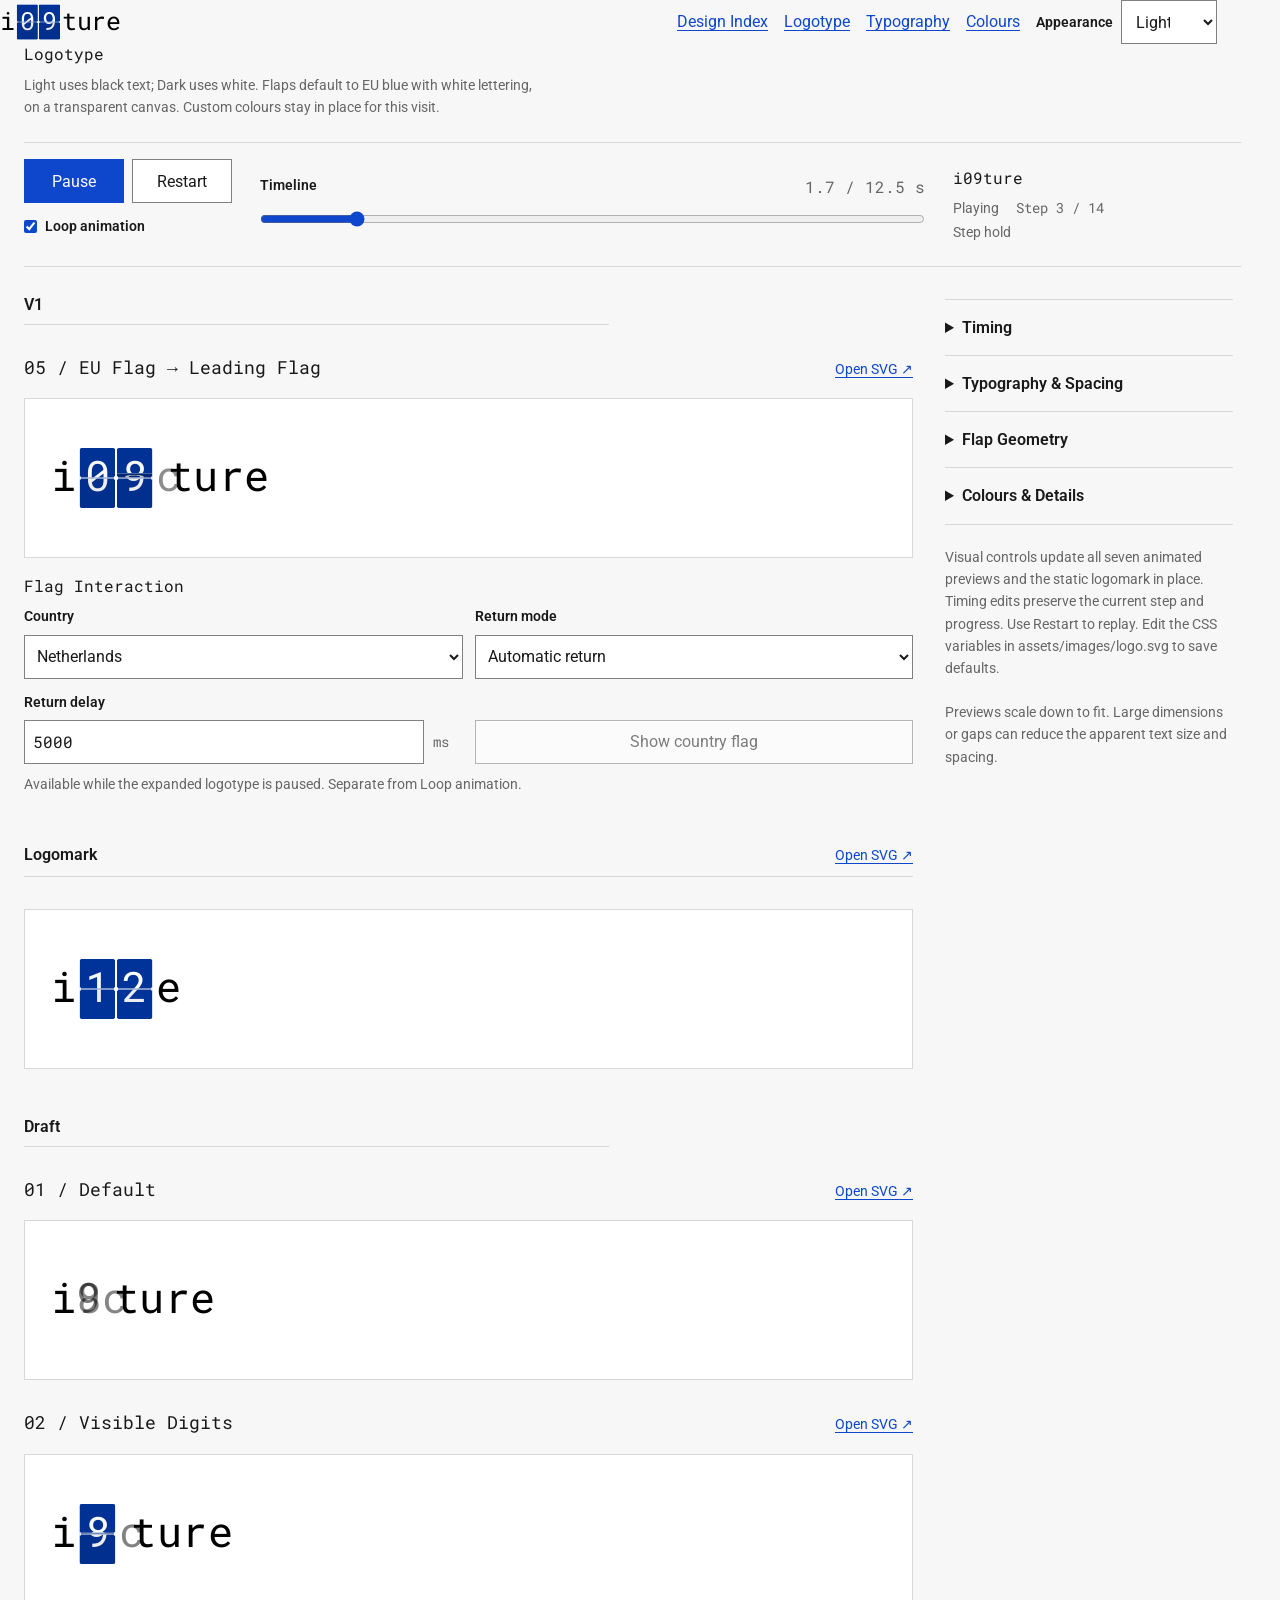
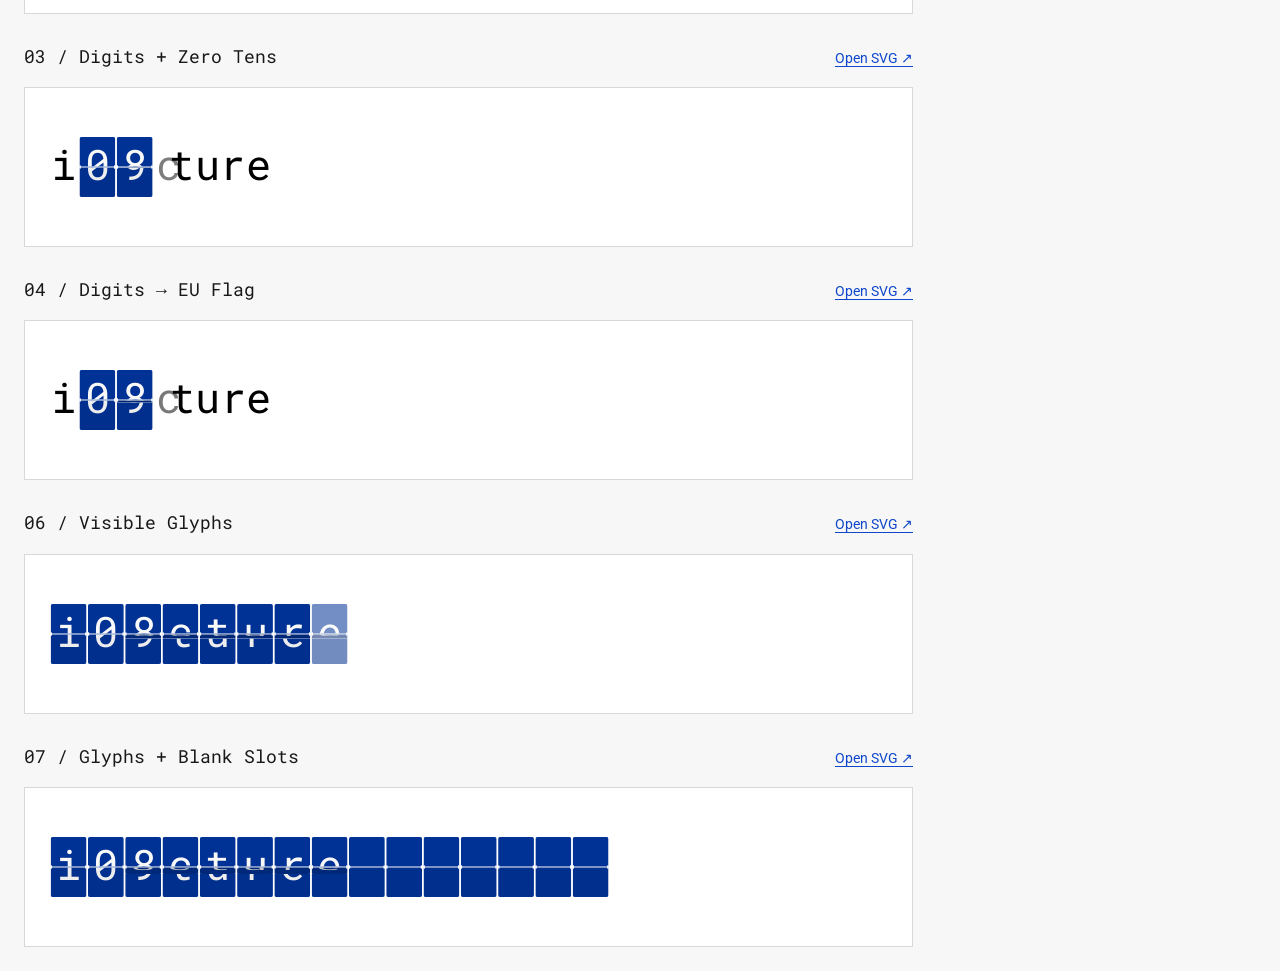
<file: logotype.html>
<!doctype html>
<html lang="en" data-type-scope="viewport" data-theme="light">
<head>
    <meta charset="utf-8"/>
    <meta name="color-scheme" content="light dark"/>
    <script src="./assets/js/appearance.js?v=plan-appearance-1"></script>
    <script src="./assets/js/logo-appearance.js?v=logo-once-1"></script>
    <meta name="viewport" content="width=device-width, initial-scale=1"/>
    <title>i12e.eu / logotype</title>
    <link rel="preconnect" href="https://fonts.googleapis.com"/>
    <link rel="preconnect" href="https://fonts.gstatic.com" crossorigin/>
    <link href="https://fonts.googleapis.com/css2?family=Roboto:ital,wght@0,400;0,600;0,700;1,400;1,700&amp;family=Roboto+Mono:wght@400&amp;display=swap"
          rel="stylesheet"/>
    <link rel="stylesheet" href="./assets/css/colours.css?v=palette-20260911"/>
    <link rel="stylesheet" href="./assets/css/typography.css?v=css-type-1-logo-canvas-2"/>
    <style>
        :root {
            color: var(--color-text-primary);
            background: var(--color-background);
        }

        * {
            box-sizing: border-box;
        }

        a, a:visited {
            color: var(--color-link);
            text-decoration: underline;
            text-underline-offset: 0.2em;
        }

        a:hover {
            color: var(--color-link-hover);
        }

        a:active {
            color: var(--color-link-active);
        }

        button, input, select, a {
            -webkit-tap-highlight-color: transparent;
        }

        .page {
            width: calc(100% - 48px);
            padding-bottom: 24px;
            max-width: 1320px;
            margin: 0 auto;
        }

        .appearance-note {
            margin: 0 0 24px;
            color: var(--color-text-secondary);
            max-width: var(--measure);
            font: var(--type-ui-meta);
        }

        .workspace {
            --playback-height: 8rem;
            display: grid;
            grid-template-columns: minmax(0, 1fr) 18.75rem;
            gap: 28px;
            align-items: start;
        }

        .previews {
            grid-column: 1;
            grid-row: 2;
            min-width: 0;
            display: grid;
            gap: 48px;
        }

        .variant-group {
            min-width: 0;
            display: grid;
            gap: 32px;
        }

        .group-title {
            margin: 0;
            border-bottom: 1px solid var(--color-border);
            padding-bottom: 10px;
        }

        .variant-heading,
        .group-heading {
            display: flex;
            justify-content: space-between;
            align-items: baseline;
            flex-wrap: wrap;
            gap: 16px;
        }

        .variant-heading {
            margin-bottom: 8px;
        }

        .group-heading h2 {
            margin: 0;
        }

        .variant-heading a,
        .group-heading a {
            white-space: normal;
            font: var(--type-ui-meta);
        }

        .artboard {
            width: 100%;
            aspect-ratio: 1000 / 180;
            border: 1px solid var(--color-border);
            background: var(--color-surface);
        }

        .settings {
            grid-column: 2;
            grid-row: 2;
            position: sticky;
            top: calc(var(--playback-height) + 24px);
            display: flex;
            flex-direction: column;
            max-height: calc(100svh - var(--playback-height) - 48px);
            overflow: hidden;
        }

        #controls {
            display: flex;
            flex-direction: column;
            flex: 1;
            min-height: 0;
            overflow: hidden;
        }

        .settings-scroll {
            flex: 1;
            min-height: 0;
            overflow-y: auto;
            padding: 4px 8px 18px 4px;
        }

        .settings-scroll:focus-visible {
            outline-offset: -2px;
        }

        .playback-controls {
            grid-column: 1 / -1;
            grid-row: 1;
            position: sticky;
            top: 0;
            z-index: 2;
            display: grid;
            grid-template-columns: minmax(0, 13rem) minmax(0, 1fr) minmax(0, 18rem);
            align-items: center;
            gap: 16px 28px;
            background: var(--color-background);
            border-top: 1px solid var(--color-border);
            border-bottom: 1px solid var(--color-border);
            padding: 16px 0;
        }

        .settings-group {
            border-top: 1px solid var(--color-border);
        }

        .settings-group:last-of-type {
            border-bottom: 1px solid var(--color-border);
        }

        .settings-group summary {
            padding: 18px 0;
            cursor: pointer;
        }

        .control-grid {
            display: grid;
            grid-template-columns: minmax(0, 1fr);
            gap: 20px;
            padding-bottom: 24px;
        }

        .control-grid > .control {
            margin: 0;
        }

        .control-wide, .control-grid > .help, .colour-controls > .control {
            grid-column: 1 / -1;
        }

        .control-grid > .help {
            margin: 0;
        }

        .variant-group iframe {
            display: block;
            width: 100%;
            height: 100%;
            border: 0;
        }

        .caption {
            margin: 9px 0 0;
            color: var(--color-text-secondary);
            font: var(--type-ui-meta);
        }

        fieldset {
            padding: 0;
            margin: 0;
            border: 0;
            min-width: 0;
        }

        .control {
            margin: 0 0 16px;
        }

        .control label {
            display: block;
            margin-bottom: 7px;
        }

        .flag-interaction {
            margin-top: 18px;
        }

        .flag-interaction legend {
            padding: 0 0 10px;
        }

        .flag-controls {
            display: grid;
            grid-template-columns: repeat(2, minmax(0, 1fr));
            align-items: end;
            gap: 12px;
        }

        .flag-controls .control {
            margin: 0;
        }

        .flag-interaction .help {
            margin-top: 9px;
        }

        .control .detail-toggle {
            display: flex;
            align-items: center;
            gap: 8px;
            margin: 14px 0;
        }

        .detail-toggle input {
            margin: 0;
            accent-color: var(--color-focus);
        }

        .opacity-readout {
            min-width: 4ch;
            text-align: right;
            font-family: var(--font-mono);
        }

        .input-row {
            display: flex;
            align-items: center;
            gap: 9px;
        }

        .input-row input {
            min-width: 0;
            flex: 1;
        }

        .unit {
            min-width: 1.8333rem;
            flex-shrink: 0;
            color: var(--color-text-secondary);
            font: var(--type-ui-meta);
            font-family: var(--font-mono);
        }

        input[type="number"], input[type="text"], select {
            width: 100%;
            min-width: 0;
            min-height: 44px;
            border: 1px solid var(--color-border-control);
            border-radius: 0;
            background: var(--color-surface);
            padding: 6px 8px;
            color: var(--color-text-primary);
        }

        .input-row input[type="color"] {
            flex: 0 0 44px;
            width: 44px;
            min-height: 44px;
            padding: 3px;
            border: 1px solid var(--color-border-control);
            border-radius: 0;
            background: var(--color-surface);
            cursor: pointer;
        }

        button {
            min-height: 44px;
            padding: 6px 13px;
            border: 1px solid var(--color-border-control);
            border-radius: 0;
            background: var(--color-surface);
            color: var(--color-text-primary);
            cursor: pointer;
        }
        button:hover:enabled {
            background: var(--color-background);
        }

        button:active:enabled {
            background: var(--color-border);
        }

        #play-pause {
            color: var(--color-button-text);
            background: var(--color-button-primary);
            border-color: var(--color-button-border);
        }

        #play-pause:hover:enabled {
            background: var(--color-button-primary-hover);
        }

        #play-pause:active:enabled {
            background: var(--color-button-primary-active);
        }

        :disabled {
            cursor: default;
            opacity: 0.55;
        }

        .transport {
            display: grid;
            grid-template-columns: repeat(2, minmax(0, 1fr));
            gap: 8px;
        }

        .transport button {
            min-width: 0;
        }

        .playback-actions, .playback-timeline {
            min-width: 0;
        }

        .loop {
            display: flex;
            align-items: center;
            gap: 8px;
            margin: 12px 0;
        }

        .loop input {
            margin: 0;
            accent-color: var(--color-focus);
        }

        .timeline-label {
            display: flex;
            justify-content: space-between;
            flex-wrap: wrap;
            gap: 8px;
            margin-bottom: 9px;
        }

        input[type="range"] {
            width: 100%;
            margin: 0;
            accent-color: var(--color-focus);
            cursor: pointer;
        }

        .time {
            color: var(--color-text-secondary);
            font: var(--type-ui-control);
            font-variant-numeric: tabular-nums;
            font-family: var(--font-mono);
            max-width: 100%;
            text-align: right;
        }

        .readout {
            display: grid;
            gap: 6px;
            min-width: 0;
        }

        /* Hidden sizing text shares a grid cell with the changing value. It
           reserves wrapping space at every font size without frame-by-frame
           measurements, fixed heights or truncated status labels. */
        .stable-slot, .slot-sizer {
            display: grid;
            min-width: 0;
            overflow-wrap: anywhere;
        }

        .stable-slot > *, .slot-sizer > * {
            grid-area: 1 / 1;
            min-width: 0;
            margin: 0;
            font: inherit;
        }

        .slot-sizer {
            visibility: hidden;
            pointer-events: none;
            user-select: none;
        }

        #phase {
            display: grid;
            gap: 2px;
            margin: 0;
            color: var(--color-text-secondary);
            font: var(--type-ui-meta);
        }

        .status-summary {
            display: flex;
            flex-wrap: wrap;
            gap: 2px 1rem;
        }

        .step-counter {
            font-family: var(--font-mono);
            font-variant-numeric: tabular-nums;
        }

        .help {
            color: var(--color-text-secondary);
            margin: 21px 0 0;
            font: var(--type-ui-meta);
        }

        #loading {
            flex-shrink: 0;
            margin: 0 0 15px;
            color: var(--color-text-secondary);
            font: var(--type-ui-meta);
        }

        #motion-note {
            margin-top: 12px;
        }

        @media (max-width: 60em) {
            .page {
                width: calc(100% - 36px);
                padding-bottom: 18px;
            }

            .workspace {
                grid-template-columns: minmax(0, 1fr);
                gap: 26px;
            }

            .artboard {
                width: 100%;
            }

            .settings {
                grid-column: 1;
                grid-row: 2;
                position: static;
                max-height: none;
                max-width: none;
                width: 100%;
            }

            #controls, .settings-scroll {
                overflow: visible;
            }

            .previews {
                grid-row: 3;
            }

            .playback-controls {
                grid-template-columns: minmax(0, 1fr);
                gap: 12px 20px;
            }

            .playback-actions {
                grid-column: 1;
                grid-row: 1;
                display: flex;
                align-items: center;
                flex-wrap: wrap;
                gap: 8px 16px;
            }

            .playback-actions .transport {
                flex: 0 1 13rem;
                max-width: 100%;
            }

            .playback-actions .loop {
                margin: 0;
            }

            .playback-timeline {
                grid-column: 1 / -1;
                grid-row: 2;
            }

            .readout {
                grid-column: 1;
                grid-row: 3;
                text-align: left;
            }
        }

        input[type="number"], input[type="text"] {
            font-family: var(--font-mono);
        }

        @media (max-width: 30em) {
            .flag-controls {
                grid-template-columns: minmax(0, 1fr);
            }

            .playback-controls {
                gap: 8px 12px;
            }

            .playback-actions {
                gap: 4px;
            }

            .transport {
                gap: 4px;
            }

            .transport button {
                padding-inline: 8px;
            }
        }
    </style>
</head>
<body>
    <header class="page-header">
        <div class="brand">
            <iframe data-logo-play-once class="site-logo" data-logo-fit
                    src="./assets/images/logo.svg?variant=6&amp;autoplay=0&amp;v=logo-alignment-1"
                    title="Animated i12e.eu logotype"
                    width="256" height="35" tabindex="-1" aria-hidden="true"></iframe>
            <span class="brand-name">i12e.eu</span>
        </div>
        <div class="page-tools">
            <nav class="page-nav" aria-label="Design references">
                <a href="./index.html">Design Index</a>
                <a href="./logotype.html" aria-current="page">Logotype</a>
                <a href="./typography.html">Typography</a>
                <a href="./colours.html">Colours</a>
            </nav>
            <div class="theme-control" hidden>
                <label for="page-appearance">Appearance</label>
                <select id="page-appearance" aria-describedby="appearance-note" autocomplete="off">
                    <option value="light" selected>Light</option>
                    <option value="dark">Dark</option>
                </select>
            </div>
        </div>
    </header>
    <main class="page" aria-labelledby="page-title">
        <h1 class="document-title" id="page-title">Logotype</h1>
    <p class="appearance-note" id="appearance-note">Light uses black text; Dark uses white. Flaps default to EU blue
        with white lettering, on a transparent canvas. Custom colours stay in place for this visit.</p>

    <p id="loading" role="status">Loading previews… 0 / 8 (7 animated, 1 static)</p>
        <div class="workspace">
        <fieldset id="playback" class="playback-controls" disabled aria-label="Playback controls">
            <div class="playback-actions">
                <div class="transport">
                    <button id="play-pause" type="button"><span class="stable-slot">
                        <span class="slot-sizer" aria-hidden="true"><span>Play</span><span>Pause</span></span>
                        <span id="play-pause-label">Pause</span>
                    </span></button>
                    <button id="restart" type="button">Restart</button>
                </div>
                <label class="loop"><input id="loop" type="checkbox" data-config="loop" checked/>Loop animation</label>
            </div>
            <div class="playback-timeline">
                <div class="timeline-label">
                    <label for="timeline">Timeline</label>
                    <span class="time stable-slot">
                        <span id="time-sizer" class="slot-sizer" aria-hidden="true">0.0 / 0.0 s</span>
                        <output id="time" for="timeline">0.0 / 0.0 s</output>
                    </span>
                </div>
                <input id="timeline" type="range" min="0" max="1" step="1" value="0" aria-label="Animation timeline"/>
            </div>
            <div class="readout">
                <div class="brand stable-slot">
                    <!-- Longest padded state emitted by the SVG's stateAt(). -->
                    <span class="slot-sizer" aria-hidden="true">i01frastructure</span>
                    <output id="current-state">i12e</output>
                </div>
                <div id="phase">
                    <div class="status-summary">
                        <span class="stable-slot">
                            <span class="slot-sizer" aria-hidden="true"><span>Playing</span><span>Paused</span><span>Waiting</span></span>
                            <span id="playing-state">Waiting</span>
                        </span>
                        <span class="step-counter stable-slot">
                            <span id="step-sizer" class="slot-sizer" aria-hidden="true">Step 88 / 88</span>
                            <span id="step-count">Step 0 / 0</span>
                        </span>
                    </div>
                    <span class="stable-slot">
                        <span class="slot-sizer" aria-hidden="true">
                            <span>Waiting for SVG</span><span>Expanded hold</span><span>Collapsed hold</span>
                            <span>Collapse: text</span><span>Collapse: flag</span><span>Complete</span>
                            <span>Step hold</span><span>Expansion</span>
                        </span>
                        <span id="animation-phase">Waiting for SVG</span>
                    </span>
                </div>
            </div>
        </fieldset>
        <aside class="settings" aria-label="Animation controls">
            <fieldset id="controls" disabled aria-label="Preview settings">
                <div class="settings-scroll" role="region" aria-label="Appearance and timing settings" tabindex="0">
                    <details class="settings-group">
                        <summary class="type-panel-title">Timing</summary>
                        <div class="control-grid">
                            <div class="control">
                                <label for="transition-duration">Expansion step duration</label>
                                <div class="input-row"><input id="transition-duration" type="number" min="1" max="5000"
                                                              step="1"
                                                              value="250" data-config="transitionDuration"
                                                              aria-describedby="transition-duration-note"/><span
                                        class="unit">ms</span></div>
                                <p id="transition-duration-note" class="caption">Duration of each character-addition
                                    animation.</p>
                            </div>
                            <div class="control">
                                <label for="hold-duration">Between-step hold</label>
                                <div class="input-row"><input id="hold-duration" type="number" min="0" max="10000"
                                                              step="1"
                                                              value="250" data-config="holdDuration"
                                                              aria-describedby="hold-duration-note"/><span
                                        class="unit">ms</span>
                                </div>
                                <p id="hold-duration-note" class="caption">Pause between expansion steps.</p>
                            </div>
                            <div class="control">
                                <label for="expanded-hold-duration">Expanded logotype hold</label>
                                <div class="input-row"><input id="expanded-hold-duration" type="number" min="0"
                                                              max="10000"
                                                              step="1"
                                                              value="2500" data-config="expandedHoldDuration"
                                                              aria-describedby="expanded-hold-duration-note"/><span
                                        class="unit">ms</span></div>
                                <p id="expanded-hold-duration-note" class="caption">Pause on “infrastructure” before
                                    collapse.</p>
                            </div>
                            <div class="control">
                                <label for="loop-duration">Collapse duration</label>
                                <div class="input-row"><input id="loop-duration" type="number" min="1" max="10000"
                                                              step="1"
                                                              value="1500" data-config="loopDuration"
                                                              aria-describedby="loop-duration-note"/><span
                                        class="unit">ms</span></div>
                                <p id="loop-duration-note" class="caption">Duration of the complete return to
                                    “i12e”.</p>
                            </div>
                            <div class="control">
                                <label for="collapsed-hold-duration">Collapsed logotype hold</label>
                                <div class="input-row"><input id="collapsed-hold-duration" type="number" min="0"
                                                              max="10000"
                                                              step="1"
                                                              value="2500" data-config="collapsedHoldDuration"
                                                              aria-describedby="collapsed-hold-duration-note"/><span
                                        class="unit">ms</span></div>
                                <p id="collapsed-hold-duration-note" class="caption">Pause on “i12e” after collapse;
                                    skipped on
                                    initial load and restart.</p>
                            </div>
                            <div class="control control-wide">
                                <label for="easing">Easing</label>
                                <select id="easing" data-config="easing">
                                    <option value="cubic-bezier(0.5, 0, 0.5, 1)">cubic-bezier(0.5, 0, 0.5, 1)</option>
                                    <option value="linear">linear</option>
                                    <option value="ease">ease</option>
                                    <option value="ease-in">ease-in</option>
                                    <option value="ease-out">ease-out</option>
                                    <option value="ease-in-out">ease-in-out</option>
                                </select>
                            </div>
                        </div>
                    </details>
                    <details class="settings-group">
                        <summary class="type-panel-title">Typography &amp; Spacing</summary>
                        <div class="control-grid">
                            <div class="control">
                                <label for="font-size">Font size</label>
                                <div class="input-row"><input id="font-size" type="number" min="12" max="96" step="1"
                                                              value="48"
                                                              data-config="fontSize"/><span class="unit">px</span></div>
                            </div>
                            <div class="control">
                                <label for="character-spacing">Character spacing</label>
                                <div class="input-row"><input id="character-spacing" type="number" min="0" max="8"
                                                              step="0.1"
                                                              value="0.2" data-config="characterSpacing"/><span
                                        class="unit">px</span></div>
                                <p class="caption">Added to each unboxed letter’s natural font width.</p>
                            </div>
                            <div class="control control-wide">
                                <label for="alignment">Alignment</label>
                                <select id="alignment" data-config="alignment" aria-describedby="alignment-note">
                                    <option value="left">Left aligned</option>
                                    <option value="center">Centred</option>
                                </select>
                                <p id="alignment-note" class="caption">Centred keeps the logo’s changing width in the
                                    middle
                                    without changing its animation.</p>
                            </div>
                        </div>
                    </details>
                    <details class="settings-group">
                        <summary class="type-panel-title">Flap Geometry</summary>
                        <div class="control-grid">
                            <div class="control">
                                <label for="flap-width">Flap width</label>
                                <div class="input-row">
                                    <input id="flap-width" type="number" min="0.6" max="2" step="0.01" value="0.85"
                                           data-config="flapWidth"/><span class="unit">em</span>
                                </div>
                            </div>
                            <div class="control">
                                <label for="flap-height">Flap height</label>
                                <div class="input-row">
                                    <input id="flap-height" type="number" min="1" max="2.5" step="0.01" value="1.42"
                                           data-config="flapHeight"/><span class="unit">em</span>
                                </div>
                            </div>
                            <div class="control">
                                <label for="flap-gap">Gap between flaps</label>
                                <div class="input-row">
                                    <input id="flap-gap" type="number" min="0" max="0.5" step="0.005" value="0.035"
                                           data-config="flapGap"/><span class="unit">em</span>
                                </div>
                            </div>
                            <div class="control">
                                <label for="flap-outer-gap">Flap outer gap</label>
                                <div class="input-row">
                                    <input id="flap-outer-gap" type="number" min="0" max="96" step="0.1" value="4"
                                           data-config="flapOuterGap"/><span class="unit">px</span>
                                </div>
                                <p class="caption">Same space between the flap group and the letters on either side.</p>
                            </div>
                            <div class="control">
                                <label for="leading-flag-gap">Leading flag gap</label>
                                <div class="input-row">
                                    <input id="leading-flag-gap" type="number" min="0" max="96" step="0.1" value="16"
                                           data-config="leadingFlagGap"/><span class="unit">px</span>
                                </div>
                                <p class="caption">Variant 05: final space between the flag on the left and the
                                    word.</p>
                            </div>
                            <p class="help">Card width, height, and internal gap use em units relative to font size.
                                The outer gaps use pixels. Letters keep their size and proportions.</p>
                        </div>
                    </details>
                    <details class="settings-group">
                        <summary class="type-panel-title">Colours &amp; Details</summary>
                        <div class="control-grid colour-controls">
                            <div class="control">
                                <label for="text-color">Infrastructure text color</label>
                                <div class="input-row">
                                    <input id="text-color" type="color" value="#000000" data-config="textColor"/>
                                    <input id="text-color-hex" type="text" value="#000000"
                                           pattern="#(?:[0-9a-fA-F]{3}|[0-9a-fA-F]{6})"
                                           maxlength="7" required spellcheck="false" autocomplete="off"
                                           aria-label="Infrastructure text color hexadecimal value"
                                           data-color-for="text-color"/>
                                </div>
                            </div>
                            <div class="control">
                                <label for="flap-color">Flap color</label>
                                <div class="input-row">
                                    <input id="flap-color" type="color" value="#003399" data-config="flapColor"/>
                                    <input id="flap-color-hex" type="text" value="#003399"
                                           pattern="#(?:[0-9a-fA-F]{3}|[0-9a-fA-F]{6})"
                                           maxlength="7" required spellcheck="false" autocomplete="off"
                                           aria-label="Flap color hexadecimal value" data-color-for="flap-color"/>
                                </div>
                                <p class="caption">Cards default to EU blue. Custom card colours blend into the flag’s
                                    fixed EU blue.</p>
                            </div>
                            <div class="control">
                                <label for="flap-text-color">Flap text color</label>
                                <div class="input-row">
                                    <input id="flap-text-color" type="color" value="#ffffff"
                                           data-config="flapTextColor"/>
                                    <input id="flap-text-color-hex" type="text" value="#ffffff"
                                           pattern="#(?:[0-9a-fA-F]{3}|[0-9a-fA-F]{6})"
                                           maxlength="7" required spellcheck="false" autocomplete="off"
                                           aria-label="Flap text color hexadecimal value"
                                           data-color-for="flap-text-color"/>
                                </div>
                            </div>
                            <div class="control">
                                <label for="flap-detail-mode">Detail style</label>
                                <select id="flap-detail-mode" data-config="detailMode"
                                        aria-describedby="flap-detail-help">
                                    <option value="cutout" selected>Cut-outs</option>
                                    <option value="colour">Colour</option>
                                </select>
                                <p id="flap-detail-help" class="caption">Cut-outs reveal the canvas. Colour uses the
                                    custom detail colour.</p>
                            </div>
                            <div class="control">
                                <label for="flap-detail-color">Flap detail color</label>
                                <div class="input-row">
                                    <input id="flap-detail-color" type="color" value="#ffffff" disabled
                                           data-config="detailColor"/>
                                    <input id="flap-detail-color-hex" type="text" value="#ffffff" disabled
                                           pattern="#(?:[0-9a-fA-F]{3}|[0-9a-fA-F]{6})"
                                           maxlength="7" required spellcheck="false" autocomplete="off"
                                           aria-label="Flap detail color hexadecimal value"
                                           data-color-for="flap-detail-color"/>
                                </div>
                                <label class="detail-toggle">
                                    <input id="flap-details-visible" type="checkbox" checked
                                           data-config="detailsVisible"
                                    />Show flap details
                                </label>
                                <label for="flap-detail-opacity">Detail strength</label>
                                <div class="input-row">
                                    <input id="flap-detail-opacity" type="range" min="0" max="100" step="1" value="100"
                                           data-config="detailOpacity" data-scale="100"/>
                                    <output id="flap-detail-opacity-value" class="opacity-readout"
                                            for="flap-detail-opacity">100%
                                    </output>
                                </div>
                            </div>
                            <div class="control">
                                <label for="eu-star-scale">EU star scale</label>
                                <div class="input-row">
                                    <input id="eu-star-scale" type="range" min="25" max="400" step="1" value="100"
                                           data-config="starScale" data-scale="100"/>
                                    <output id="eu-star-scale-value" class="opacity-readout" for="eu-star-scale">100%
                                    </output>
                                </div>
                                <p class="caption">Scales the whole star circle proportionately. Oversized stars crop at
                                    the
                                    flap
                                    edges.</p>
                            </div>
                        </div>
                    </details>
                    <p class="help">Visual controls update all seven animated previews and the static logomark in place.
                        Timing edits preserve the current step and progress. Use Restart to replay.
                        Edit the CSS variables in assets/images/logo.svg to save defaults.</p>
                    <p class="help">Previews scale down to fit. Large dimensions or gaps can reduce the apparent text
                        size
                        and spacing.</p>
                    <p id="motion-note" class="help" hidden>Reduced motion is enabled. Use Play to preview the
                        animation.</p>
                </div>

            </fieldset>
        </aside>

        <section class="previews" aria-label="Logotype variants">
            <section class="variant-group" aria-labelledby="final-variants-title">
                <h2 class="group-title" id="final-variants-title">V1</h2>
                <article class="variant" aria-labelledby="variant-6-title">
                    <div class="variant-heading">
                        <h3 class="type-card-title type-technical" id="variant-6-title">05 / EU Flag → Leading Flag</h3>
                        <a href="./assets/images/logo.svg?variant=6&amp;v=logo-alignment-1" target="_blank"
                           rel="noopener">Open
                            SVG ↗</a>
                    </div>
                    <div class="artboard">
                        <iframe src="./assets/images/logo.svg?variant=6&amp;preview=1&amp;autoplay=0&amp;v=logo-alignment-1"
                                title="Logotype — EU flag swaps with the leading i" data-variant="6"></iframe>
                    </div>
                    <fieldset class="flag-interaction" id="flag-interaction" disabled>
                        <legend class="type-control-title">Flag Interaction</legend>
                        <div class="flag-controls">
                            <div class="control">
                                <label for="flag-country">Country</label>
                                <select id="flag-country" data-config="flagCountry">
                                    <option value="NL" selected>Netherlands</option>
                                    <option value="DE">Germany</option>
                                    <option value="FR">France</option>
                                    <option value="LU">Luxembourg</option>
                                    <option value="CH">Switzerland</option>
                                    <option value="DK">Denmark</option>
                                </select>
                            </div>
                            <div class="control">
                                <label for="flag-return-mode">Return mode</label>
                                <select id="flag-return-mode" data-config="flagReturnMode">
                                    <option value="auto" selected>Automatic return</option>
                                    <option value="manual">Return on trigger</option>
                                </select>
                            </div>
                            <div class="control">
                                <label for="flag-hold-duration">Return delay</label>
                                <div class="input-row">
                                    <input id="flag-hold-duration" type="number" min="0" max="10000" step="1"
                                           value="5000"
                                           data-config="flagHoldDuration"/><span class="unit">ms</span>
                                </div>
                            </div>
                            <button id="flag-trigger" type="button" aria-describedby="flag-interaction-help" disabled>
                                Show country
                                flag
                            </button>
                        </div>
                        <p class="help" id="flag-interaction-help">Available while the expanded logotype is paused.
                            Separate from
                            Loop
                            animation.</p>
                    </fieldset>
                </article>
            </section>
            <section class="variant-group" aria-labelledby="logomark-title">
                <div class="group-title group-heading">
                    <h2 id="logomark-title">Logomark</h2>
                    <a href="./assets/images/logo.svg?variant=7&amp;v=logo-alignment-1" target="_blank" rel="noopener">Open
                        SVG ↗</a>
                </div>
                <div class="artboard">
                    <iframe src="./assets/images/logo.svg?variant=7&amp;preview=1&amp;autoplay=0&amp;v=logo-alignment-1"
                            title="Static logomark" data-variant="7" data-static></iframe>
                </div>
            </section>
            <section class="variant-group" aria-labelledby="draft-variants-title">
                <h2 class="group-title" id="draft-variants-title">Draft</h2>
                <article class="variant" aria-labelledby="variant-0-title">
                    <div class="variant-heading">
                        <h3 class="type-card-title type-technical" id="variant-0-title">01 / Default</h3>
                        <a href="./assets/images/logo.svg?variant=0&amp;v=logo-alignment-1" target="_blank"
                           rel="noopener">Open
                            SVG ↗</a>
                    </div>
                    <div class="artboard">
                        <iframe src="./assets/images/logo.svg?variant=0&amp;preview=1&amp;autoplay=0&amp;v=logo-alignment-1"
                                title="Logotype — default" data-variant="0"></iframe>
                    </div>
                </article>
                <article class="variant" aria-labelledby="variant-1-title">
                    <div class="variant-heading">
                        <h3 class="type-card-title type-technical" id="variant-1-title">02 / Visible Digits</h3>
                        <a href="./assets/images/logo.svg?variant=1&amp;v=logo-alignment-1" target="_blank"
                           rel="noopener">Open
                            SVG ↗</a>
                    </div>
                    <div class="artboard">
                        <iframe src="./assets/images/logo.svg?variant=1&amp;preview=1&amp;autoplay=0&amp;v=logo-alignment-1"
                                title="Logotype — visible digit flaps" data-variant="1"></iframe>
                    </div>
                </article>
                <article class="variant" aria-labelledby="variant-2-title">
                    <div class="variant-heading">
                        <h3 class="type-card-title type-technical" id="variant-2-title">03 / Digits + Zero Tens</h3>
                        <a href="./assets/images/logo.svg?variant=2&amp;v=logo-alignment-1" target="_blank"
                           rel="noopener">Open
                            SVG ↗</a>
                    </div>
                    <div class="artboard">
                        <iframe src="./assets/images/logo.svg?variant=2&amp;preview=1&amp;autoplay=0&amp;v=logo-alignment-1"
                                title="Logotype — digit flaps including leading zeros" data-variant="2"></iframe>
                    </div>
                </article>
                <article class="variant" aria-labelledby="variant-5-title">
                    <div class="variant-heading">
                        <h3 class="type-card-title type-technical" id="variant-5-title">04 / Digits → EU Flag</h3>
                        <a href="./assets/images/logo.svg?variant=5&amp;v=logo-alignment-1" target="_blank"
                           rel="noopener">Open
                            SVG ↗</a>
                    </div>
                    <div class="artboard">
                        <iframe src="./assets/images/logo.svg?variant=5&amp;preview=1&amp;autoplay=0&amp;v=logo-alignment-1"
                                title="Logotype — counter flaps become an EU flag" data-variant="5"></iframe>
                    </div>
                </article>
                <article class="variant" aria-labelledby="variant-3-title">
                    <div class="variant-heading">
                        <h3 class="type-card-title type-technical" id="variant-3-title">06 / Visible Glyphs</h3>
                        <a href="./assets/images/logo.svg?variant=3&amp;v=logo-alignment-1" target="_blank"
                           rel="noopener">Open
                            SVG ↗</a>
                    </div>
                    <div class="artboard">
                        <iframe src="./assets/images/logo.svg?variant=3&amp;preview=1&amp;autoplay=0&amp;v=logo-alignment-1"
                                title="Logotype — flaps for all visible glyphs" data-variant="3"></iframe>
                    </div>
                </article>
                <article class="variant" aria-labelledby="variant-4-title">
                    <div class="variant-heading">
                        <h3 class="type-card-title type-technical" id="variant-4-title">07 / Glyphs + Blank Slots</h3>
                        <a href="./assets/images/logo.svg?variant=4&amp;v=logo-alignment-1" target="_blank"
                           rel="noopener">Open
                            SVG ↗</a>
                    </div>
                    <div class="artboard">
                        <iframe src="./assets/images/logo.svg?variant=4&amp;preview=1&amp;autoplay=0&amp;v=logo-alignment-1"
                                title="Logotype — flaps including blank character slots" data-variant="4"></iframe>
                    </div>
                </article>
            </section>
        </section>


        </div>
    </main>

<script>
  (() => {
    const appearance = document.getElementById("page-appearance");
    window.i12eAppearance.bind(appearance);
    appearance.closest(".theme-control").hidden = false;
  })();
</script>
<script>
    (() => {
        const frames = [...document.querySelectorAll("iframe[data-variant]")];
      const openSVGLinks = frames.map(frame => frame.closest(".variant, .variant-group")
        .querySelector(".variant-heading a, .group-heading a"));
      const animatedFrames = frames.filter(frame => !frame.hasAttribute("data-static"));
      const playbackActions = new Set(["play", "pause", "restart", "seek", "seekStep", "triggerFlag"]);
        const transportIndex = frames.findIndex(frame => frame.dataset.variant === "6");
        const controls = document.getElementById("controls");
        const configInputs = [...document.querySelectorAll("[data-config]")];
        const colorHexInputs = [...document.querySelectorAll("[data-color-for]")];
        const playPause = document.getElementById("play-pause");
        const timeline = document.getElementById("timeline");
        const flagInteraction = document.getElementById("flag-interaction");
        const flagCountry = document.getElementById("flag-country");
        const flagReturnMode = document.getElementById("flag-return-mode");
        const flagHoldDuration = document.getElementById("flag-hold-duration");
        const flagTrigger = document.getElementById("flag-trigger");
        const readyFrames = new Set();
        const states = new Map();
        let latestState = null;
        let latestReceivedAt = 0;
        let initialized = false;
        let lastConfig = "";
      let lastReadoutSize = "";
      // Keep edits visible until the controlling SVG acknowledges them.
      const pendingColors = new Map();

      // Measure the wrapping transport so sticky settings always clear it.
      const playback = document.getElementById("playback");
      const sizePlayback = () => document.querySelector(".workspace").style.setProperty("--playback-height", `${playback.getBoundingClientRect().height}px`);
      if ("ResizeObserver" in window) new ResizeObserver(sizePlayback).observe(playback);
      window.addEventListener("resize", sizePlayback);
      sizePlayback();

        // postMessage also supports the distinct origins of local file:// documents.
        function command(action, values = {}) {
            const message = {type: "i12e:command", action, ...values};
          const targets = playbackActions.has(action) ? animatedFrames : frames;
          targets.forEach(frame => frame.contentWindow.postMessage(message, "*"));
        }

      function updateOpenSVGLink(index, alignment) {
        if (alignment !== "left" && alignment !== "center") return;
        const link = openSVGLinks[index];
        const url = new URL(link.href);
        if (url.searchParams.get("alignment") === alignment) return;
        url.searchParams.set("alignment", alignment);
        link.href = url.href;
      }

        // Every child receives the same absolute clock origin for synchronized playback.
        function startedAt(delay = 50) {
            return performance.timeOrigin + performance.now() + delay;
        }

        function sharedTime() {
            if (!latestState) return 0;
            const elapsed = latestState.playing ? performance.now() - latestReceivedAt : 0;
            const time = latestState.currentTime + elapsed;
          const duration = latestState.duration;
          if (latestState.playing && latestState.config.loop && duration > 0 && time >= duration) {
            const loopStartTime = Math.min(duration, Math.max(0, Number(latestState.loopStartTime) || 0));
            const repeatDuration = duration - loopStartTime;
            return repeatDuration > 0 ? loopStartTime + (time - duration) % repeatDuration : duration;
          }
          return Math.min(duration, time);
        }

      function configure({reportInvalid = true, editedColors = []} = {}) {
            if (!initialized) return;
            const config = {};
            for (const input of configInputs) {
                if (input.disabled) continue;
                if (!input.checkValidity()) {
                    if (reportInvalid) input.reportValidity();
                    return;
                }
                const key = input.dataset.config;
                const value = input.type === "checkbox" ? input.checked
                    : input.type === "number" || input.type === "range"
                        ? input.valueAsNumber / Number(input.dataset.scale || 1) : input.value;
                if (typeof value === "number" && !Number.isFinite(value)) return;
                config[key] = value;
            }
        for (const key of editedColors) {
          if (normalizeHex(config[key])) pendingColors.set(key, config[key]);
        }
        for (const [key, value] of pendingColors) config[key] = value;
            command("configure", {
              config, editedColors, time: sharedTime(),
                timing: {
                    holdDuration: latestState.config.holdDuration,
                    transitionDuration: latestState.config.transitionDuration,
                  loopDuration: latestState.config.loopDuration,
                  expandedHoldDuration: latestState.config.expandedHoldDuration,
                  collapsedHoldDuration: latestState.config.collapsedHoldDuration,
                  loopStartTime: latestState.loopStartTime ?? 0,
                    duration: latestState.duration
                },
                playing: Boolean(latestState?.playing), startedAt: startedAt(0)
            });
        }

        function normalizeHex(value) {
            if (/^#[0-9a-fA-F]{6}$/.test(value)) return value.toLowerCase();
            if (/^#[0-9a-fA-F]{3}$/.test(value)) {
                return '#' + [...value.slice(1)].map(digit => digit + digit).join('').toLowerCase();
            }
            return null;
        }

        function updateRangeReadouts() {
            for (const id of ["flap-detail-opacity", "eu-star-scale"]) {
                const input = document.getElementById(id);
                const label = `${Math.round(Number(input.value))}%`;
                document.getElementById(`${id}-value`).textContent = label;
                input.setAttribute("aria-valuetext", label);
            }
        }

      function updateDetailControls() {
        const cutouts = document.getElementById("flap-detail-mode").value === "cutout";
        document.getElementById("flap-detail-color").disabled = cutouts;
        document.getElementById("flap-detail-color-hex").disabled = cutouts;
      }

        function updateFlagControls(state) {
            const interaction = state?.flagInteraction;
            const phase = interaction?.phase || "idle";
            flagInteraction.disabled = !initialized;
            flagCountry.disabled = phase !== "idle";
            flagHoldDuration.disabled = flagReturnMode.value === "manual";
            flagTrigger.disabled = !initialized || !interaction?.available || state?.playing
                || !["idle", "hold", "country"].includes(phase);
            flagTrigger.textContent = phase === "outbound" ? "Showing country flag…"
                : phase === "returning" ? "Returning to EU flag…"
                    : phase === "hold" || phase === "country" ? "Return to EU flag"
                        : "Show country flag";
        }

        updateRangeReadouts();
      updateDetailControls();
      document.getElementById("flap-detail-mode").addEventListener("change", updateDetailControls);
        flagReturnMode.addEventListener("change", () => updateFlagControls(latestState));

        configInputs.forEach(input => {
            if (input.type === "color") {
                input.addEventListener("input", () => {
                    document.getElementById(`${input.id}-hex`).value = input.value;
                  configure({reportInvalid: false, editedColors: [input.dataset.config]});
                });
            } else if (input.type === "range") {
                input.addEventListener("input", () => {
                    updateRangeReadouts();
                    configure({reportInvalid: false});
                });
            } else {
                if (input.type === "number") input.addEventListener("input", () => configure({reportInvalid: false}));
                input.addEventListener("change", () => configure());
            }
        });

        colorHexInputs.forEach(input => {
            input.addEventListener("input", () => {
                const color = normalizeHex(input.value);
                if (!color) return;
                document.getElementById(input.dataset.colorFor).value = color;
              configure({
                reportInvalid: false,
                editedColors: [document.getElementById(input.dataset.colorFor).dataset.config],
              });
            });
            input.addEventListener("change", () => {
                if (!input.checkValidity()) input.reportValidity();
            });
        });

        playPause.addEventListener("click", () => {
            if (latestState?.playing) {
              // Seeking pauses every animated preview at the exact same logical time.
                command("seek", {time: sharedTime()});
            } else command("play", {startedAt: startedAt()});
        });
        document.getElementById("restart").addEventListener("click", () => command("restart", {startedAt: startedAt()}));
        timeline.addEventListener("input", () => command("seek", {time: timeline.valueAsNumber}));

        flagTrigger.addEventListener("click", () => {
            const interaction = latestState?.flagInteraction;
            if (!initialized || flagTrigger.disabled || !interaction?.available || latestState.playing
                || !["idle", "hold", "country"].includes(interaction.phase)) return;
            const frame = frames[transportIndex];
            if (!frame?.contentWindow) return;
            // This interaction belongs only to the completed leading flag in variant 05.
            flagTrigger.disabled = true;
            frame.contentWindow.postMessage({type: "i12e:command", action: "triggerFlag"}, "*");
        });

      function setReadoutText(id, value) {
        const element = document.getElementById(id);
        if (element.textContent !== value) element.textContent = value;
      }

      function renderPlaybackStatus(state) {
        const duration = Math.max(0, Number(state.duration) || 0);
        const currentTime = Math.min(duration, Math.max(0, Number(state.currentTime) || 0));
        const durationSeconds = (duration / 1000).toFixed(1);
        const stepDigits = Math.max(2, String(state.totalSteps).length);
        const sizingKey = `${durationSeconds.length}:${stepDigits}`;

        // Reserve the widest numeric shapes once per duration/step range,
        // rather than changing the layout as the current values gain digits.
        if (sizingKey !== lastReadoutSize) {
          const timeDigits = durationSeconds.replace(/\d/g, "8");
          const steps = "8".repeat(stepDigits);
          setReadoutText("time-sizer", `${timeDigits} / ${timeDigits} s`);
          setReadoutText("step-sizer", `Step ${steps} / ${steps}`);
          lastReadoutSize = sizingKey;
        }

        timeline.max = duration;
        timeline.value = currentTime;
        timeline.setAttribute("aria-valuetext", `${(currentTime / 1000).toFixed(1)} seconds, ${state.state}`);
        setReadoutText("time", `${(currentTime / 1000).toFixed(1)} / ${durationSeconds} s`);
        setReadoutText("current-state", state.state);
        const phase = state.animationPhase === "expanded-hold" ? "Expanded hold"
          : state.animationPhase === "collapsed-hold" ? "Collapsed hold"
            : state.animationPhase === "collapse-text" || state.loopPhase === "text" ? "Collapse: text"
              : state.animationPhase === "collapse-flaps" || state.loopPhase === "flaps" ? "Collapse: flag"
                : state.animationPhase === "complete" || state.phase === "complete" ? "Complete"
                  : state.phase === "hold" ? "Step hold" : "Expansion";
        const playing = state.playing ? "Playing" : "Paused";
        setReadoutText("playing-state", playing);
        setReadoutText("animation-phase", phase);
        setReadoutText("step-count", `Step ${state.step} / ${state.totalSteps}`);
        document.getElementById("phase").title = `${playing} · ${phase} · ${state.step}/${state.totalSteps}`;
        setReadoutText("play-pause-label", state.playing ? "Pause" : "Play");
      }

        function updateUI(state) {
            latestState = state;
            latestReceivedAt = performance.now();

          for (const [key, value] of pendingColors) {
            if (normalizeHex(state.config?.[key]) === normalizeHex(value)) pendingColors.delete(key);
          }

            // Playback updates should never interrupt an in-progress field edit.
            const signature = JSON.stringify(state.config);
            if (signature !== lastConfig) {
                for (const input of configInputs) {
                  const key = input.dataset.config;
                  const value = pendingColors.get(key) ?? state.config?.[key];
                    const hex = input.type === "color" ? document.getElementById(`${input.id}-hex`) : null;
                    if (value === undefined || input === document.activeElement || (hex && hex === document.activeElement)) continue;
                    if (input.type === "checkbox") input.checked = Boolean(value);
                    else {
                        if (input.tagName === "SELECT" && ![...input.options].some(option => option.value === value)) {
                            input.add(new Option(value, value));
                        }
                        input.value = input.type === "color" ? normalizeHex(value) || input.value
                            : input.dataset.scale ? Number(value) * Number(input.dataset.scale) : value;
                        if (hex) hex.value = value;
                    }
                }
                lastConfig = signature;
            }
            updateRangeReadouts();
          updateDetailControls();
            updateFlagControls(state);

          renderPlaybackStatus(state);
            document.getElementById("motion-note").hidden = !state.reducedMotion;
        }

        window.addEventListener("message", event => {
            const index = frames.findIndex(frame => event.source === frame.contentWindow);
            if (index < 0 || event.data?.type !== "i12e:state") return;
          updateOpenSVGLink(index, event.data.config?.alignment);
            states.set(index, event.data);
            readyFrames.add(index);

            if (!initialized) {
              document.getElementById("loading").textContent = `Loading previews… ${readyFrames.size} / ${frames.length} (${animatedFrames.length} animated, ${frames.length - animatedFrames.length} static)`;
                if (readyFrames.size < frames.length) return;
                initialized = true;
                controls.disabled = false;
              document.getElementById("playback").disabled = false;
                document.getElementById("loading").hidden = true;
                updateUI(states.get(transportIndex));
                if ([...states.values()].some(state => state.reducedMotion)) {
                    command("seek", {time: latestState.duration});
                } else command("restart", {startedAt: startedAt()});
                return;
            }

            // The variant with the final swap drives the full shared timeline.
            if (index === transportIndex) updateUI(event.data);
        });

        // Each SVG also announces readiness after its linked font has loaded.
        frames.forEach(frame => {
            const status = () => frame.contentWindow.postMessage({type: "i12e:command", action: "status"}, "*");
            frame.addEventListener("load", status);
            status();
        });
    })();
</script>
</body>
</html>
</file>
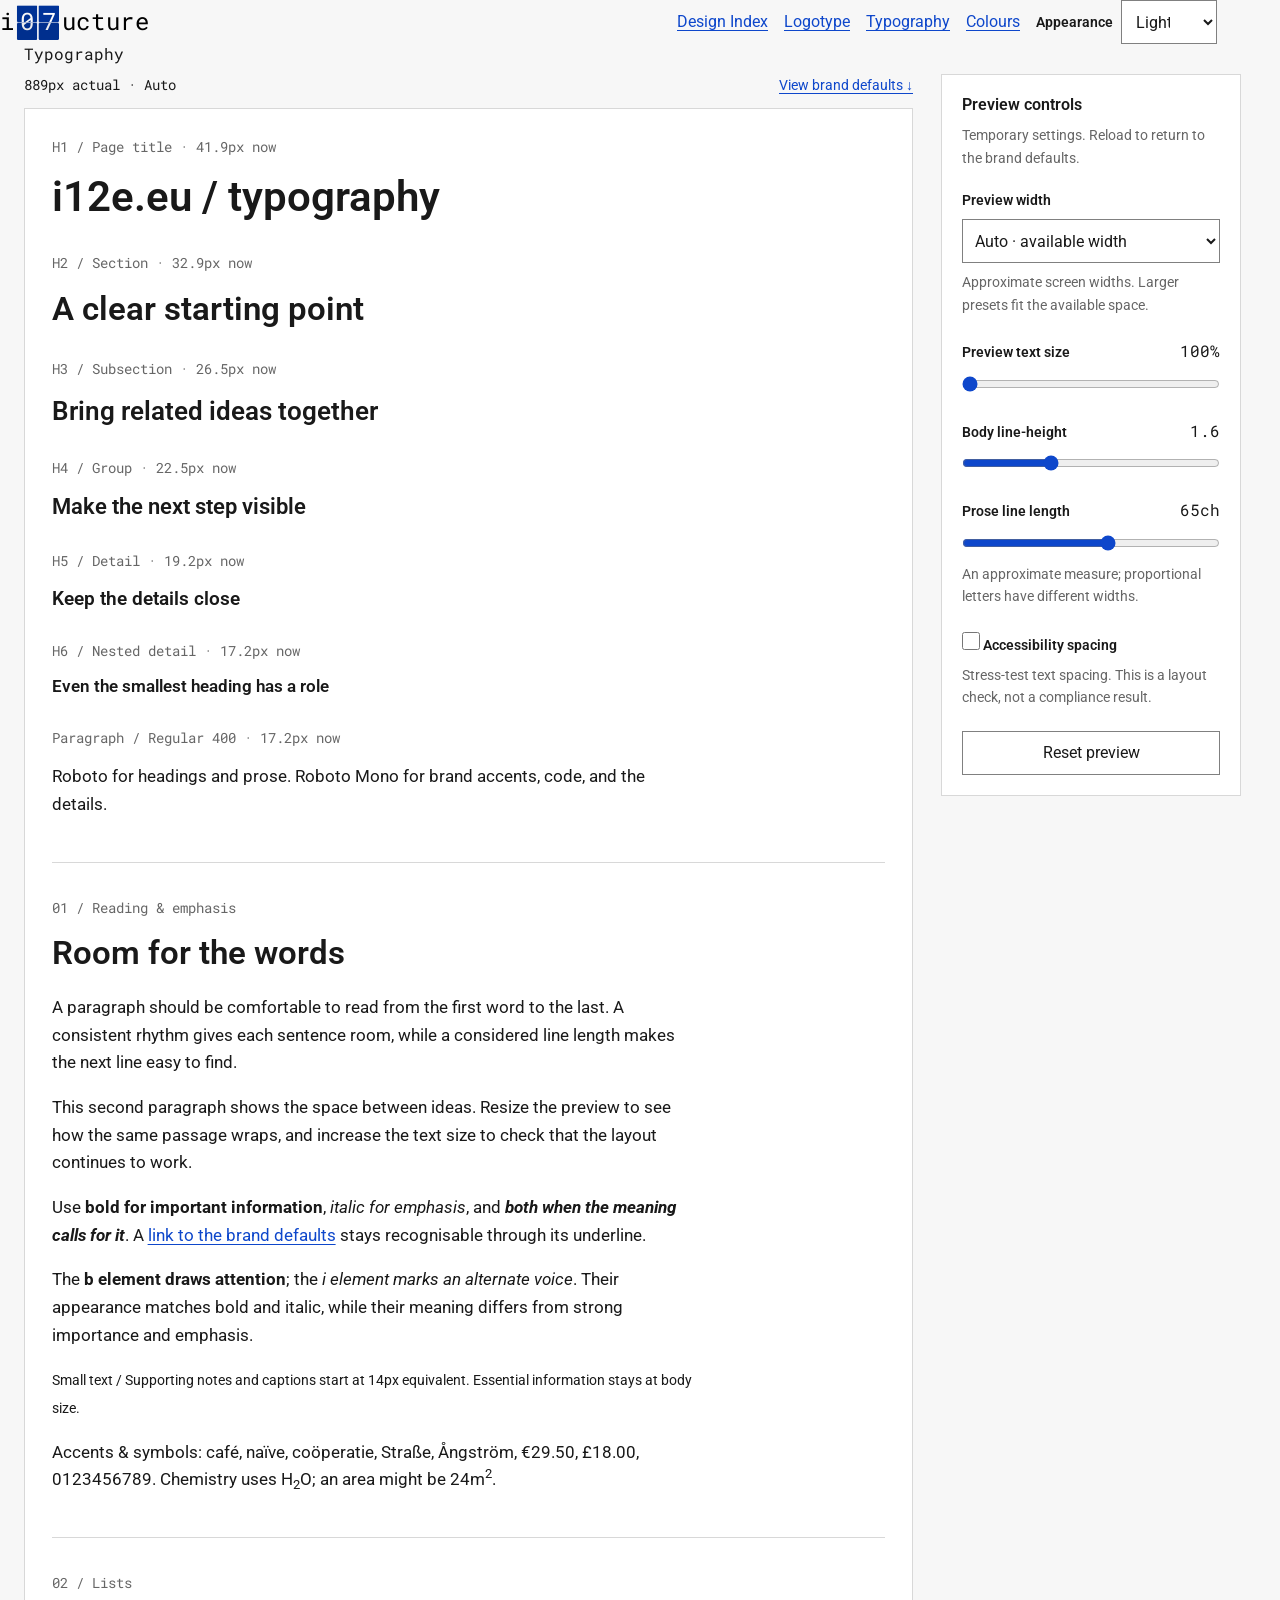
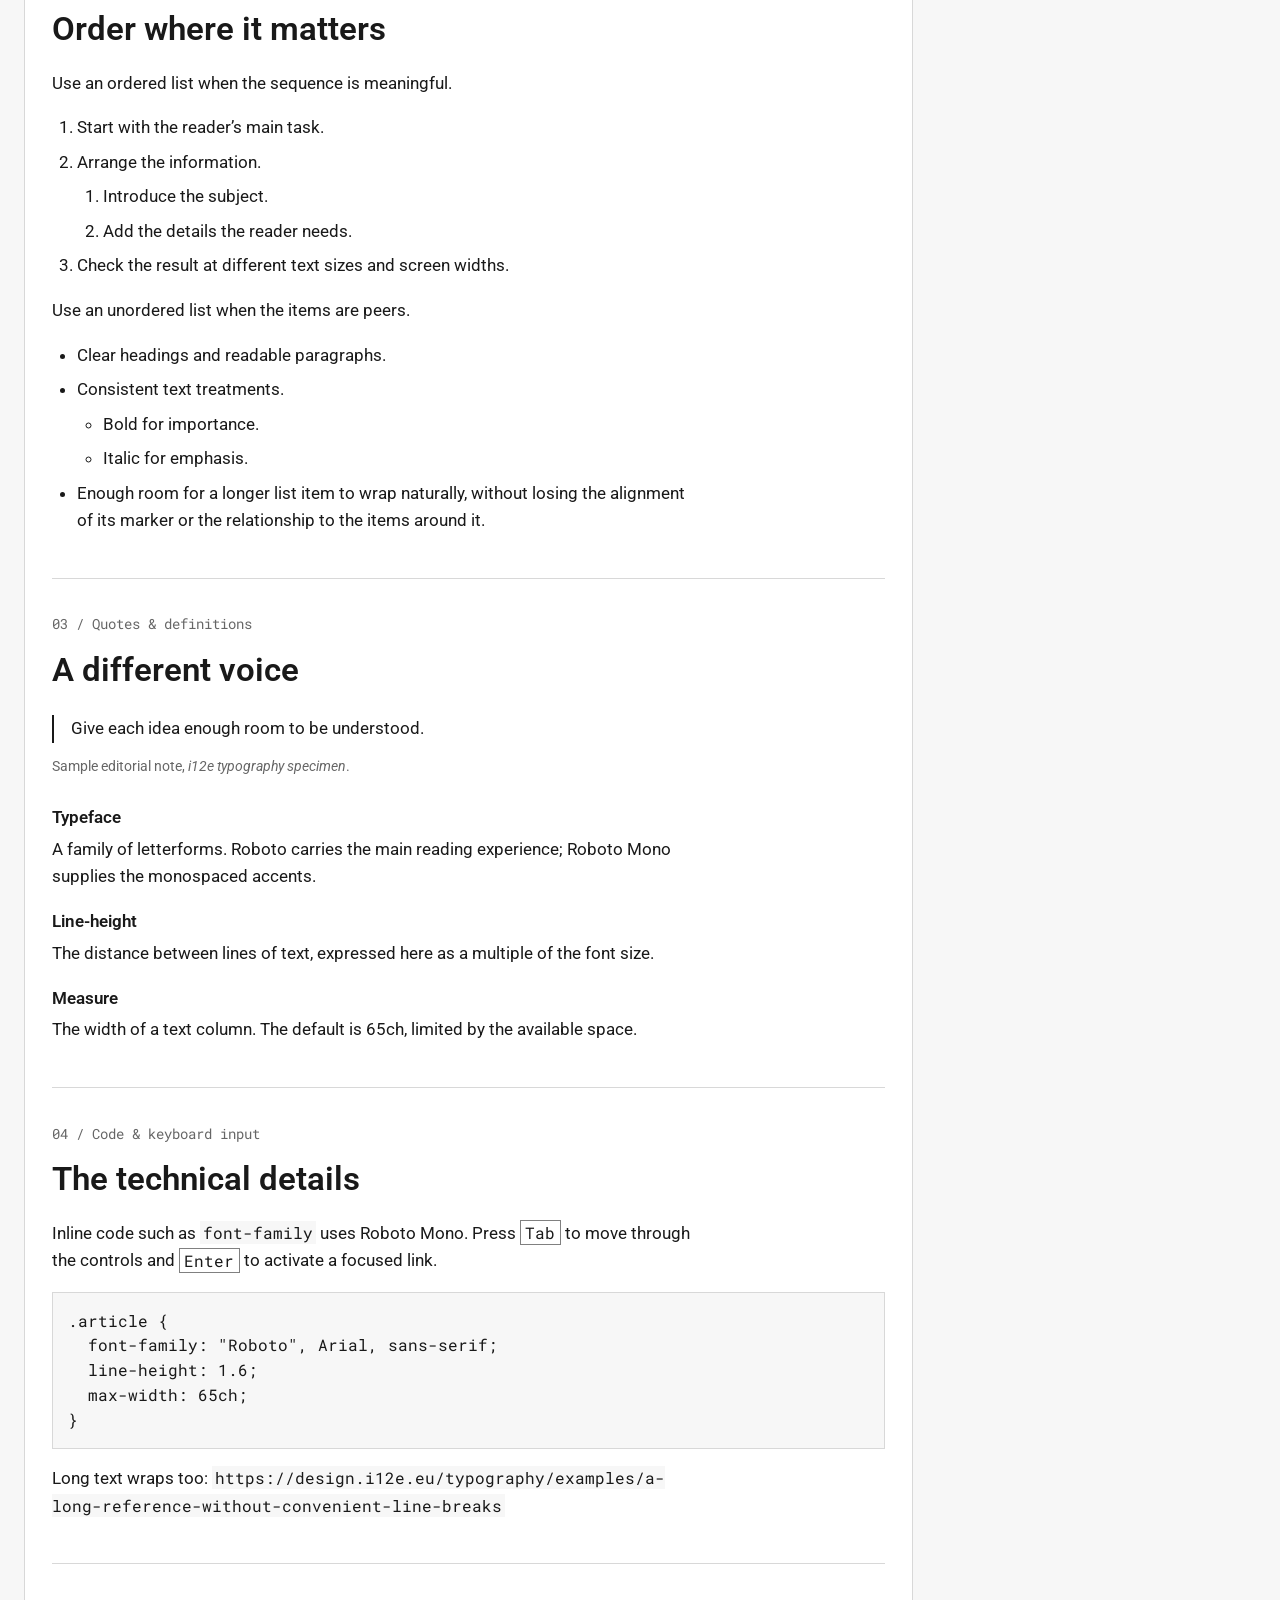
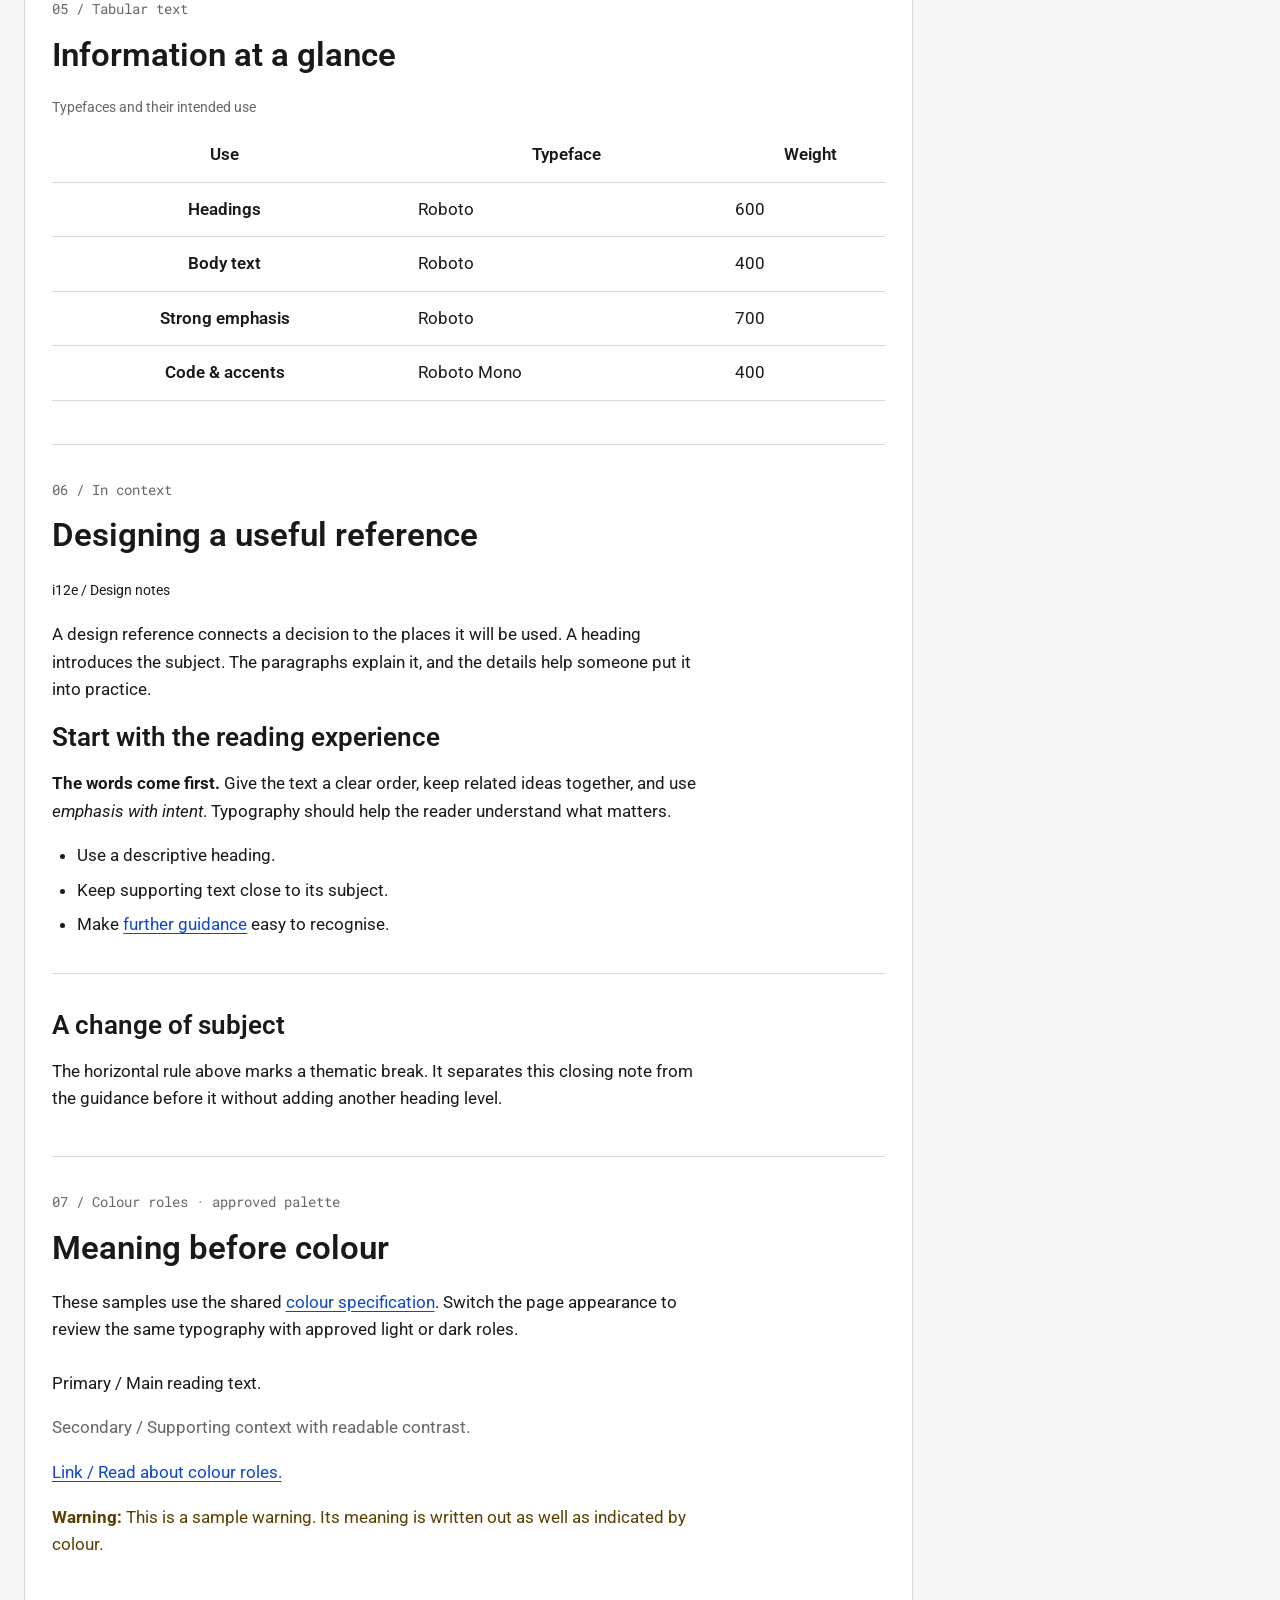
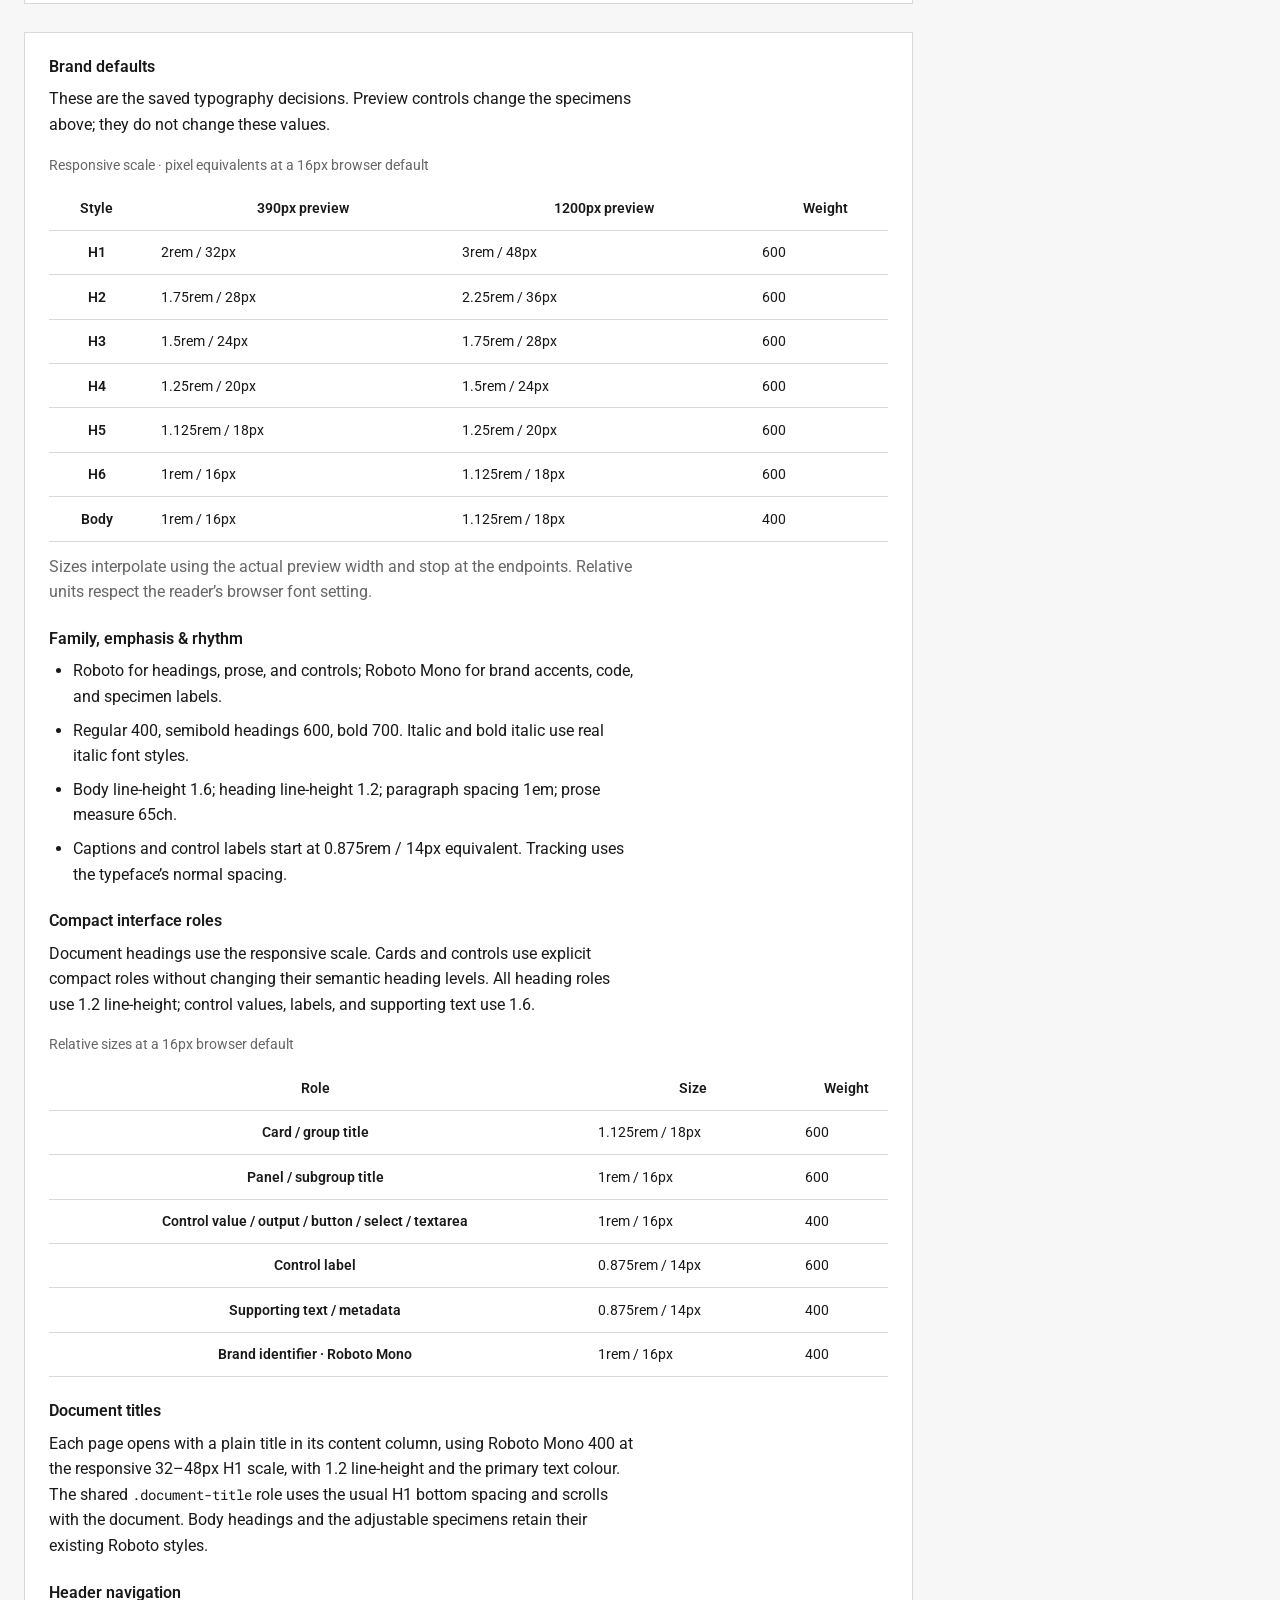
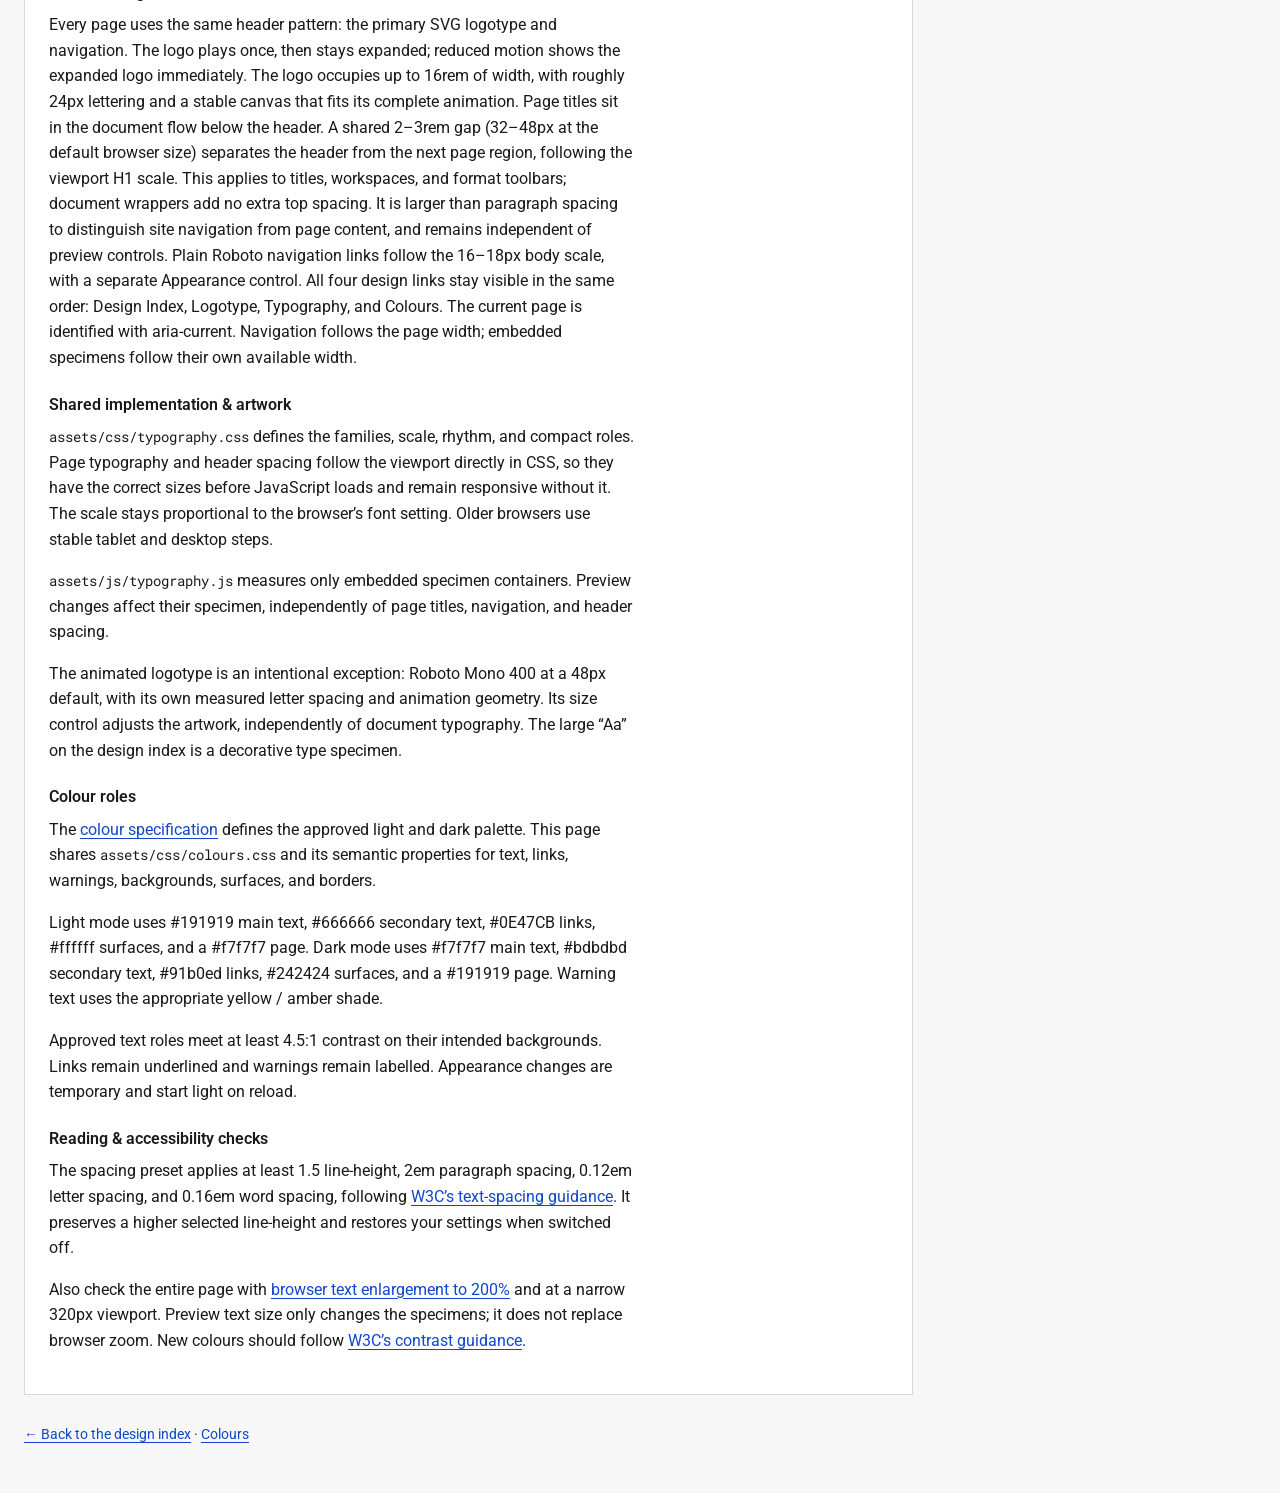
<file: typography.html>
<!doctype html>
<html lang="en" data-type-scope="viewport" data-theme="light">
<head>
    <meta charset="utf-8"/>
    <meta name="color-scheme" content="light dark"/>
    <script src="./assets/js/appearance.js?v=plan-appearance-1"></script>
    <script src="./assets/js/logo-appearance.js?v=logo-once-1"></script>
    <meta name="viewport" content="width=device-width, initial-scale=1"/>
    <meta name="description"
          content="i12e.eu / typography: Roboto and Roboto Mono, a responsive type scale, and interactive specimens."/>
    <title>i12e.eu / typography</title>
    <link rel="preconnect" href="https://fonts.googleapis.com"/>
    <link rel="preconnect" href="https://fonts.gstatic.com" crossorigin/>
    <link href="https://fonts.googleapis.com/css2?family=Roboto:ital,wght@0,400;0,600;0,700;1,400;1,700&amp;family=Roboto+Mono:wght@400&amp;display=swap"
          rel="stylesheet"/>
    <link rel="stylesheet" href="./assets/css/colours.css?v=palette-20260911"/>
    <link rel="stylesheet" href="./assets/css/typography.css?v=css-type-1-logo-canvas-2"/>
    <script src="./assets/js/typography.js?v=css-type-1" defer></script>
    <style>
        :root {
            color: var(--color-text-primary);
            background: var(--color-background);
        }

        * {
            box-sizing: border-box;
        }

        a, a:visited {
            color: var(--color-link);
            text-decoration: underline;
            text-underline-offset: 0.2em;
        }
        a:hover {
            color: var(--color-link-hover);
            text-decoration-thickness: 2px;
        }
        a:active {
            color: var(--color-link-active);
        }

        button, input, select, summary {
            accent-color: var(--color-link);
        }

        button, select, summary {
            cursor: pointer;
        }

        .skip-link {
            position: absolute;
            top: 0;
            left: 24px;
            padding: 12px;
            background: var(--color-surface);
            transform: translateY(-150%);
            z-index: 2;
        }

        .skip-link:focus {
            transform: translateY(0);
        }

        .page {
            width: calc(100% - 48px);
            padding-bottom: 48px;
            max-width: 1600px;
            margin: 0 auto;
        }

        .secondary {
            color: var(--color-text-secondary);
        }

        .workspace {
            display: grid;
            grid-template-columns: minmax(0, 1fr) 18.75rem;
            gap: 28px;
            align-items: start;
        }

        .controls {
            grid-column: 2;
            grid-row: 1;
            position: sticky;
            top: 20px;
            padding: 20px;
            border: 1px solid var(--color-border);
            background: var(--color-surface);
            font: var(--type-ui-meta);
        }

        .controls.too-tall {
            position: static;
        }

        .controls p {
            margin: 0 0 20px;
        }

        .controls form {
            display: grid;
            gap: 22px;
        }

        .control {
            min-width: 0;
        }

        .control-heading {
            display: flex;
            justify-content: space-between;
            align-items: baseline;
            flex-wrap: wrap;
            gap: 4px 10px;
            margin-bottom: 8px;
        }

        output {
            font-family: var(--font-mono);
        }

        .control > label {
            display: block;
            margin-bottom: 8px;
        }

        select {
            display: block;
            width: 100%;
            min-height: 44px;
            padding: 8px;
            border: 1px solid var(--color-border-control);
            border-radius: 0;
            color: inherit;
            background: var(--color-surface);
        }

        input[type="range"] {
            display: block;
            width: 100%;
            min-height: 24px;
            margin: 0;
        }

        .controls .help {
            margin: 8px 0 0;
            color: var(--color-text-secondary);
        }

        .check-label {
            display: flex;
            align-items: start;
            gap: 10px;
        }

        .check-label input {
            flex: 0 0 auto;
            width: 18px;
            height: 18px;
            margin: 2px 0 0;
        }

        button {
            min-height: 44px;
            padding: 8px 12px;
            border: 1px solid var(--color-border-control);
            border-radius: 0;
            color: var(--color-text-primary);
            background: var(--color-surface);
        }
        button:hover {
            background: var(--color-background);
        }

        .preview-column {
            grid-column: 1;
            grid-row: 1;
            min-width: 0;
        }

        .preview-status {
            display: flex;
            justify-content: space-between;
            flex-wrap: wrap;
            gap: 8px 20px;
            margin-bottom: 12px;
            font: var(--type-ui-meta);
        }

        .preview-status p {
            margin: 0;
        }

        #width-readout {
            font-family: var(--font-mono);
        }

        .preview-frame {
            width: var(--preview-width, 100%);
            max-width: 100%;
            container-type: inline-size;
            border: 1px solid var(--color-border);
            background: var(--color-surface);
        }

        /* Preview layout is local; typography.css owns the type decisions. */
        .specimen {
            padding: clamp(1rem, 3cqi, 2.5rem);
            overflow-wrap: anywhere;
        }

        .specimen-section {
            margin-top: 2.5em;
            padding-top: 2em;
            border-top: 1px solid var(--color-border);
        }

        .heading-sample + .heading-sample, .paragraph-sample {
            margin-top: 1.75em;
        }

        .specimen .specimen-label {
            max-width: none;
            margin: 0 0 var(--paragraph-space);
            color: var(--color-text-secondary);
        }

        .specimen .specimen-label span {
            display: inline-block;
        }

        .specimen figcaption, .specimen caption {
            color: var(--color-text-secondary);
        }

        .specimen blockquote {
            border-inline-start: 2px solid var(--color-text-primary);
        }

        .specimen blockquote p:last-child {
            margin-bottom: 0;
        }

        .specimen :not(pre) > code {
            padding: 0.1em 0.2em;
            background: var(--color-background);
        }

        .specimen pre {
            border: 1px solid var(--color-border);
            background: var(--color-background);
        }

        .specimen kbd {
            padding: 0.1em 0.3em;
            border: 1px solid var(--color-border-control);
        }

        .specimen hr {
            border: 0;
            border-top: 1px solid var(--color-border);
        }

        .table-scroll {
            max-width: 100%;
            overflow-x: auto;
        }

        table {
            width: 100%;
            border-collapse: collapse;
            text-align: start;
        }

        caption {
            text-align: start;
            margin-bottom: 0.75em;
        }

        th, td {
            padding: 0.75em 0.6em;
            border-bottom: 1px solid var(--color-border);
            vertical-align: top;
        }
        th:first-child, td:first-child {
            padding-inline-start: 0;
        }
        th:last-child, td:last-child {
            padding-inline-end: 0;
        }

        .role-samples {
            max-width: var(--measure);
            margin-top: 1.5em;
        }

        .role-samples .warning {
            color: var(--color-text-warning);
        }

        /* Apply inherited spacing to every specimen, including code and labels.
           Heading line-height is also raised for the accessibility stress test. */
        .specimen.spacing-test {
            --heading-leading: var(--body-leading);
            --paragraph-space: 2em;
        }

        .specimen.spacing-test, .specimen.spacing-test * {
            letter-spacing: 0.12em;
            word-spacing: 0.16em;
        }

        .specimen.spacing-test p:last-child {
            margin-bottom: var(--paragraph-space);
        }

        .defaults {
            margin-top: 28px;
            padding: 24px;
            border: 1px solid var(--color-border);
            background: var(--color-surface);
            overflow-wrap: anywhere;
        }

        .defaults h3 {
            margin-top: 1.5em;
        }

        .defaults p {
            max-width: var(--measure);
            margin: 0 0 1em;
        }

        .defaults ul {
            max-width: var(--measure);
            margin: 0;
            padding-inline-start: 1.5em;
        }

        .defaults li + li {
            margin-top: 0.5em;
        }

        .defaults-table {
            min-width: 30rem;
            font: var(--type-ui-meta);
        }

        .defaults-table caption {
            color: var(--color-text-secondary);
        }

        .defaults-table td:first-child {
            font-family: var(--font-mono);
        }

        .table-note {
            margin-top: 12px !important;
            color: var(--color-text-secondary);
        }

        .page-footer {
            margin-top: 28px;
            font: var(--type-ui-meta);
        }

        @media (max-width: 900px) {
            .workspace {
                grid-template-columns: minmax(0, 1fr);
                gap: 24px;
            }

            .controls, .preview-column {
                grid-column: 1;
                grid-row: auto;
            }

            .controls {
                position: static;
            }

            .controls form {
                grid-template-columns: repeat(2, minmax(0, 1fr));
                align-items: start;
            }

            .controls button {
                align-self: end;
            }
        }

        @media (max-width: 480px) {
            .page {
                width: calc(100% - 24px);
                padding-bottom: 32px;
            }

            .controls, .defaults {
                padding: 16px;
            }

            .controls form {
                grid-template-columns: minmax(0, 1fr);
                gap: 18px;
            }
        }

        @media (max-height: 850px) {
            .controls {
                position: static;
            }
        }
    </style>
</head>
<body>
<a class="skip-link" href="#typography-specimens">Skip to specimens</a>
    <header class="page-header">
        <div class="brand">
            <iframe data-logo-play-once class="site-logo" data-logo-fit
                    src="./assets/images/logo.svg?variant=6&amp;autoplay=0&amp;v=logo-alignment-1"
                    title="Animated i12e.eu logotype"
                    width="256" height="35" tabindex="-1" aria-hidden="true"></iframe>
            <span class="brand-name">i12e.eu</span>
        </div>
        <div class="page-tools">
            <nav class="page-nav" aria-label="Design references">
                <a href="./index.html">Design Index</a>
                <a href="./logotype.html">Logotype</a>
                <a href="./typography.html" aria-current="page">Typography</a>
                <a href="./colours.html">Colours</a>
            </nav>
            <div class="theme-control" hidden>
                <label for="page-appearance">Appearance</label>
                <select id="page-appearance" autocomplete="off">
                    <option value="light" selected>Light</option>
                    <option value="dark">Dark</option>
                </select>
            </div>
        </div>
    </header>
<main class="page" aria-labelledby="page-title">
    <h1 class="document-title" id="page-title">Typography</h1>

    <div class="workspace">
        <aside class="controls" aria-labelledby="controls-title" hidden>
            <h2 class="type-panel-title" id="controls-title">Preview controls</h2>
            <p class="secondary">Temporary settings. Reload to return to the brand defaults.</p>
            <form id="preview-controls" autocomplete="off">
                <div class="control">
                    <label for="preview-width">Preview width</label>
                    <select id="preview-width" aria-describedby="width-help">
                        <option value="auto" selected>Auto · available width</option>
                        <option value="390">Phone · 390px</option>
                        <option value="768">Tablet · 768px</option>
                        <option value="1200">Wide · 1200px</option>
                    </select>
                    <p class="help" id="width-help">Approximate screen widths. Larger presets fit the available
                        space.</p>
                </div>
                <div class="control">
                    <div class="control-heading">
                        <label for="preview-scale">Preview text size</label>
                        <output id="scale-value" for="preview-scale">100%</output>
                    </div>
                    <input id="preview-scale" type="range" min="100" max="200" step="10" value="100"/>
                </div>
                <div class="control">
                    <div class="control-heading">
                        <label for="preview-leading">Body line-height</label>
                        <output id="leading-value" for="preview-leading">1.6</output>
                    </div>
                    <input id="preview-leading" type="range" min="1.4" max="2" step="0.1" value="1.6"/>
                </div>
                <div class="control">
                    <div class="control-heading">
                        <label for="preview-measure">Prose line length</label>
                        <output id="measure-value" for="preview-measure">65ch</output>
                    </div>
                    <input id="preview-measure" type="range" min="45" max="80" step="1" value="65"
                           aria-describedby="measure-help"/>
                    <p class="help" id="measure-help">An approximate measure; proportional letters have different
                        widths.</p>
                </div>
                <div class="control">
                    <label class="check-label" for="spacing-test">
                        <input id="spacing-test" type="checkbox" aria-describedby="spacing-help"/>
                        Accessibility spacing
                    </label>
                    <p class="help" id="spacing-help">Stress-test text spacing. This is a layout check, not a compliance
                        result.</p>
                </div>
                <button type="reset">Reset preview</button>
            </form>
        </aside>

        <div class="preview-column" id="typography-specimens" tabindex="-1">
            <div class="preview-status">
                <p id="width-readout">Responsive specimen</p>
                <p><a href="#brand-defaults">View brand defaults ↓</a></p>
            </div>
            <noscript><p>The specimens below use the narrow brand defaults. Enable JavaScript for responsive previews
                and controls.</p></noscript>
            <div class="preview-frame" id="preview-frame" data-type-scope="container">
                <article class="specimen" id="specimen" aria-labelledby="sample-h1">
                    <section class="heading-hierarchy" aria-label="Heading hierarchy">
                        <div class="heading-sample">
                            <p class="specimen-label">H1 / Page title <span data-measurement="h1"></span></p>
                            <h1 id="sample-h1" data-size-sample="h1">i12e.eu / typography</h1>
                        </div>
                        <div class="heading-sample">
                            <p class="specimen-label">H2 / Section <span data-measurement="h2"></span></p>
                            <h2 data-size-sample="h2">A clear starting point</h2>
                        </div>
                        <div class="heading-sample">
                            <p class="specimen-label">H3 / Subsection <span data-measurement="h3"></span></p>
                            <h3 data-size-sample="h3">Bring related ideas together</h3>
                        </div>
                        <div class="heading-sample">
                            <p class="specimen-label">H4 / Group <span data-measurement="h4"></span></p>
                            <h4 data-size-sample="h4">Make the next step visible</h4>
                        </div>
                        <div class="heading-sample">
                            <p class="specimen-label">H5 / Detail <span data-measurement="h5"></span></p>
                            <h5 data-size-sample="h5">Keep the details close</h5>
                        </div>
                        <div class="heading-sample">
                            <p class="specimen-label">H6 / Nested detail <span data-measurement="h6"></span></p>
                            <h6 data-size-sample="h6">Even the smallest heading has a role</h6>
                        </div>
                    </section>
                    <div class="paragraph-sample">
                        <p class="specimen-label">Paragraph / Regular 400 <span data-measurement="body"></span></p>
                        <p data-size-sample="body">Roboto for headings and prose. Roboto Mono for brand accents, code,
                            and the details.</p>
                    </div>

                    <section class="specimen-section" aria-labelledby="paragraphs-title">
                        <p class="specimen-label">01 / Reading &amp; emphasis</p>
                        <h2 id="paragraphs-title">Room for the words</h2>
                        <p>A paragraph should be comfortable to read from the first word to the last. A consistent
                            rhythm gives each sentence room, while a considered line length makes the next line easy to
                            find.</p>
                        <p>This second paragraph shows the space between ideas. Resize the preview to see how the same
                            passage wraps, and increase the text size to check that the layout continues to work.</p>
                        <p>Use <strong>bold for important information</strong>, <em>italic for emphasis</em>, and
                            <strong><em>both when the meaning calls for it</em></strong>. A <a href="#brand-defaults">link
                                to the brand defaults</a> stays recognisable through its underline.</p>
                        <p>The <b>b element draws attention</b>; the <i>i element marks an alternate voice</i>. Their
                            appearance matches bold and italic, while their meaning differs from strong importance and
                            emphasis.</p>
                        <p><small>Small text / Supporting notes and captions start at 14px equivalent. Essential
                            information stays at body size.</small></p>
                        <p>Accents &amp; symbols: café, naïve, coöperatie, Straße, Ångström, €29.50, £18.00, 0123456789.
                            Chemistry uses H<sub>2</sub>O; an area might be 24m<sup>2</sup>.</p>
                    </section>

                    <section class="specimen-section" aria-labelledby="lists-title">
                        <p class="specimen-label">02 / Lists</p>
                        <h2 id="lists-title">Order where it matters</h2>
                        <p>Use an ordered list when the sequence is meaningful.</p>
                        <ol>
                            <li>Start with the reader’s main task.</li>
                            <li>Arrange the information.
                                <ol>
                                    <li>Introduce the subject.</li>
                                    <li>Add the details the reader needs.</li>
                                </ol>
                            </li>
                            <li>Check the result at different text sizes and screen widths.</li>
                        </ol>
                        <p>Use an unordered list when the items are peers.</p>
                        <ul>
                            <li>Clear headings and readable paragraphs.</li>
                            <li>Consistent text treatments.
                                <ul>
                                    <li>Bold for importance.</li>
                                    <li>Italic for emphasis.</li>
                                </ul>
                            </li>
                            <li>Enough room for a longer list item to wrap naturally, without losing the alignment of
                                its marker or the relationship to the items around it.
                            </li>
                        </ul>
                    </section>

                    <section class="specimen-section" aria-labelledby="quotes-title">
                        <p class="specimen-label">03 / Quotes &amp; definitions</p>
                        <h2 id="quotes-title">A different voice</h2>
                        <figure>
                            <blockquote>
                                <p>Give each idea enough room to be understood.</p>
                            </blockquote>
                            <figcaption>Sample editorial note, <cite>i12e typography specimen</cite>.</figcaption>
                        </figure>
                        <dl>
                            <dt>Typeface</dt>
                            <dd>A family of letterforms. Roboto carries the main reading experience; Roboto Mono
                                supplies the monospaced accents.
                            </dd>
                            <dt>Line-height</dt>
                            <dd>The distance between lines of text, expressed here as a multiple of the font size.</dd>
                            <dt>Measure</dt>
                            <dd>The width of a text column. The default is 65ch, limited by the available space.</dd>
                        </dl>
                    </section>

                    <section class="specimen-section" aria-labelledby="code-title">
                        <p class="specimen-label">04 / Code &amp; keyboard input</p>
                        <h2 id="code-title">The technical details</h2>
                        <p>Inline code such as <code>font-family</code> uses Roboto Mono. Press <kbd>Tab</kbd> to move
                            through the controls and <kbd>Enter</kbd> to activate a focused link.</p>
                        <pre><code>.article {
  font-family: "Roboto", Arial, sans-serif;
  line-height: 1.6;
  max-width: 65ch;
}</code></pre>
                        <p>Long text wraps too: <code>https://design.i12e.eu/typography/examples/a-long-reference-without-convenient-line-breaks</code>
                        </p>
                    </section>

                    <section class="specimen-section" aria-labelledby="table-title">
                        <p class="specimen-label">05 / Tabular text</p>
                        <h2 id="table-title">Information at a glance</h2>
                        <div class="table-scroll" role="region" aria-label="Typeface usage table" tabindex="0">
                            <table>
                                <caption>Typefaces and their intended use</caption>
                                <thead>
                                <tr>
                                    <th scope="col">Use</th>
                                    <th scope="col">Typeface</th>
                                    <th scope="col">Weight</th>
                                </tr>
                                </thead>
                                <tbody>
                                <tr>
                                    <th scope="row">Headings</th>
                                    <td>Roboto</td>
                                    <td>600</td>
                                </tr>
                                <tr>
                                    <th scope="row">Body text</th>
                                    <td>Roboto</td>
                                    <td>400</td>
                                </tr>
                                <tr>
                                    <th scope="row">Strong emphasis</th>
                                    <td>Roboto</td>
                                    <td>700</td>
                                </tr>
                                <tr>
                                    <th scope="row">Code &amp; accents</th>
                                    <td>Roboto Mono</td>
                                    <td>400</td>
                                </tr>
                                </tbody>
                            </table>
                        </div>
                    </section>

                    <section class="specimen-section" aria-labelledby="article-title">
                        <p class="specimen-label">06 / In context</p>
                        <h2 id="article-title">Designing a useful reference</h2>
                        <p><small>i12e / Design notes</small></p>
                        <p>A design reference connects a decision to the places it will be used. A heading introduces
                            the subject. The paragraphs explain it, and the details help someone put it into
                            practice.</p>
                        <h3>Start with the reading experience</h3>
                        <p><strong>The words come first.</strong> Give the text a clear order, keep related ideas
                            together, and use <em>emphasis with intent</em>. Typography should help the reader
                            understand what matters.</p>
                        <ul>
                            <li>Use a descriptive heading.</li>
                            <li>Keep supporting text close to its subject.</li>
                            <li>Make <a href="#brand-defaults">further guidance</a> easy to recognise.</li>
                        </ul>
                        <hr/>
                        <h3>A change of subject</h3>
                        <p>The horizontal rule above marks a thematic break. It separates this closing note from the
                            guidance before it without adding another heading level.</p>
                    </section>

                    <section class="specimen-section" aria-labelledby="colours-title">
                        <p class="specimen-label">07 / Colour roles · approved palette</p>
                        <h2 id="colours-title">Meaning before colour</h2>
                        <p>These samples use the shared <a href="./colours.html">colour specification</a>. Switch the
                            page
                            appearance to review the same typography with approved light or dark roles.</p>
                        <div class="role-samples">
                            <p>Primary / Main reading text.</p>
                            <p class="secondary">Secondary / Supporting context with readable contrast.</p>
                            <p><a href="#colour-defaults">Link / Read about colour roles.</a></p>
                            <p class="warning"><strong>Warning:</strong> This is a sample warning. Its meaning is
                                written out as well as indicated by colour.</p>
                        </div>
                    </section>
                </article>
            </div>

            <section class="defaults" id="brand-defaults" aria-labelledby="defaults-title">
                <h2 id="defaults-title">Brand defaults</h2>
                <p>These are the saved typography decisions. Preview controls change the specimens above; they do not
                    change these values.</p>
                <div class="table-scroll" role="region" aria-label="Saved type scale" tabindex="0">
                    <table class="defaults-table">
                        <caption>Responsive scale · pixel equivalents at a 16px browser default</caption>
                        <thead>
                        <tr>
                            <th scope="col">Style</th>
                            <th scope="col">390px preview</th>
                            <th scope="col">1200px preview</th>
                            <th scope="col">Weight</th>
                        </tr>
                        </thead>
                        <tbody>
                        <tr>
                            <th scope="row">H1</th>
                            <td>2rem / 32px</td>
                            <td>3rem / 48px</td>
                            <td>600</td>
                        </tr>
                        <tr>
                            <th scope="row">H2</th>
                            <td>1.75rem / 28px</td>
                            <td>2.25rem / 36px</td>
                            <td>600</td>
                        </tr>
                        <tr>
                            <th scope="row">H3</th>
                            <td>1.5rem / 24px</td>
                            <td>1.75rem / 28px</td>
                            <td>600</td>
                        </tr>
                        <tr>
                            <th scope="row">H4</th>
                            <td>1.25rem / 20px</td>
                            <td>1.5rem / 24px</td>
                            <td>600</td>
                        </tr>
                        <tr>
                            <th scope="row">H5</th>
                            <td>1.125rem / 18px</td>
                            <td>1.25rem / 20px</td>
                            <td>600</td>
                        </tr>
                        <tr>
                            <th scope="row">H6</th>
                            <td>1rem / 16px</td>
                            <td>1.125rem / 18px</td>
                            <td>600</td>
                        </tr>
                        <tr>
                            <th scope="row">Body</th>
                            <td>1rem / 16px</td>
                            <td>1.125rem / 18px</td>
                            <td>400</td>
                        </tr>
                        </tbody>
                    </table>
                </div>
                <p class="table-note">Sizes interpolate using the actual preview width and stop at the endpoints.
                    Relative units respect the reader’s browser font setting.</p>

                <h3>Family, emphasis &amp; rhythm</h3>
                <ul>
                    <li>Roboto for headings, prose, and controls; Roboto Mono for brand accents, code, and specimen
                        labels.
                    </li>
                    <li>Regular 400, semibold headings 600, bold 700. Italic and bold italic use real italic font
                        styles.
                    </li>
                    <li>Body line-height 1.6; heading line-height 1.2; paragraph spacing 1em; prose measure 65ch.</li>
                    <li>Captions and control labels start at 0.875rem / 14px equivalent. Tracking uses the typeface’s
                        normal spacing.
                    </li>
                </ul>

                <h3>Compact interface roles</h3>
                <p>Document headings use the responsive scale. Cards and controls use explicit compact roles without
                    changing their semantic heading levels. All heading roles use 1.2 line-height; control values,
                    labels, and supporting text use 1.6.</p>
                <div class="table-scroll" role="region" aria-label="Compact typography roles" tabindex="0">
                    <table class="defaults-table">
                        <caption>Relative sizes at a 16px browser default</caption>
                        <thead>
                        <tr>
                            <th scope="col">Role</th>
                            <th scope="col">Size</th>
                            <th scope="col">Weight</th>
                        </tr>
                        </thead>
                        <tbody>
                        <tr>
                            <th scope="row">Card / group title</th>
                            <td>1.125rem / 18px</td>
                            <td>600</td>
                        </tr>
                        <tr>
                            <th scope="row">Panel / subgroup title</th>
                            <td>1rem / 16px</td>
                            <td>600</td>
                        </tr>
                        <tr>
                            <th scope="row">Control value / output / button / select / textarea</th>
                            <td>1rem / 16px</td>
                            <td>400</td>
                        </tr>
                        <tr>
                            <th scope="row">Control label</th>
                            <td>0.875rem / 14px</td>
                            <td>600</td>
                        </tr>
                        <tr>
                            <th scope="row">Supporting text / metadata</th>
                            <td>0.875rem / 14px</td>
                            <td>400</td>
                        </tr>
                        <tr>
                            <th scope="row">Brand identifier · Roboto Mono</th>
                            <td>1rem / 16px</td>
                            <td>400</td>
                        </tr>
                        </tbody>
                    </table>
                </div>
                <h3>Document titles</h3>
                <p>Each page opens with a plain title in its content column, using Roboto Mono 400 at the responsive
                    32–48px H1 scale, with 1.2 line-height and the primary text colour. The shared
                    <code>.document-title</code> role uses the usual H1 bottom spacing and scrolls with the document.
                    Body headings and the adjustable specimens retain their existing Roboto styles.</p>
                <h3>Header navigation</h3>
                <p>Every page uses the same header pattern: the primary SVG logotype and navigation.
                    The logo plays once, then stays expanded; reduced motion shows the expanded logo immediately.
                    The logo occupies up to 16rem of width, with roughly 24px lettering and a stable canvas that
                    fits its complete animation. Page titles sit in the document flow below the header.
                    A shared 2–3rem gap (32–48px at the default browser size) separates the header from the next
                    page region, following the viewport H1 scale. This applies to titles, workspaces, and format
                    toolbars; document wrappers add no extra top spacing. It is larger than paragraph spacing
                    to distinguish site navigation from page content, and remains independent of preview controls.
                    Plain Roboto navigation links follow the 16–18px body scale, with a separate Appearance control.
                    All four design links stay visible in the same order: Design Index, Logotype, Typography, and
                    Colours. The current page is identified with aria-current. Navigation follows the
                    page width; embedded specimens follow their own available width.</p>
                <h3>Shared implementation &amp; artwork</h3>
                <p><code>assets/css/typography.css</code> defines the families, scale, rhythm, and compact roles.
                    Page typography and header spacing follow the viewport directly in CSS, so they have the correct
                    sizes before JavaScript loads and remain responsive without it. The scale stays proportional to
                    the browser’s font setting. Older browsers use stable tablet and desktop steps.</p>
                <p><code>assets/js/typography.js</code> measures only embedded specimen containers. Preview changes
                    affect their specimen, independently of page titles, navigation, and header spacing.</p>
                <p>The animated logotype is an intentional exception: Roboto Mono 400 at a 48px default, with its own
                    measured letter spacing and animation geometry. Its size control adjusts the artwork, independently
                    of document typography. The large “Aa” on the design index is a decorative type specimen.</p>

                <h3 id="colour-defaults">Colour roles</h3>
                <p>The <a href="./colours.html">colour specification</a> defines the approved light and dark palette.
                    This page shares <code>assets/css/colours.css</code> and its semantic properties for text, links,
                    warnings,
                    backgrounds, surfaces, and borders.</p>
                <p>Light mode uses #191919 main text, #666666 secondary text, #0E47CB links, #ffffff surfaces,
                    and a #f7f7f7 page. Dark mode uses #f7f7f7 main text, #bdbdbd secondary text, #91b0ed links,
                    #242424 surfaces, and a #191919 page. Warning text uses the appropriate yellow / amber shade.</p>
                <p>Approved text roles meet at least 4.5:1 contrast on their intended backgrounds. Links remain
                    underlined and warnings remain labelled. Appearance changes are temporary and start light on
                    reload.</p>

                <h3>Reading &amp; accessibility checks</h3>
                <p>The spacing preset applies at least 1.5 line-height, 2em paragraph spacing, 0.12em letter spacing,
                    and 0.16em word spacing, following <a
                            href="https://www.w3.org/WAI/WCAG22/Understanding/text-spacing.html">W3C’s text-spacing
                        guidance</a>. It preserves a higher selected line-height and restores your settings when
                    switched off.</p>
                <p>Also check the entire page with <a
                        href="https://www.w3.org/WAI/WCAG22/Understanding/resize-text.html">browser text enlargement to
                    200%</a> and at a narrow 320px viewport. Preview text size only changes the specimens; it does not
                    replace browser zoom. New colours should follow <a
                            href="https://www.w3.org/WAI/WCAG22/Understanding/contrast-minimum.html">W3C’s contrast
                        guidance</a>.</p>
            </section>
        </div>
    </div>
    <footer class="page-footer"><a href="./index.html">← Back to the design index</a> · <a
            href="./colours.html">Colours</a></footer>
</main>
<script>
  (() => {
    const frame = document.getElementById("preview-frame");
    const specimen = document.getElementById("specimen");
    const form = document.getElementById("preview-controls");
    const controlsPanel = document.querySelector(".controls");
    const width = document.getElementById("preview-width");
    const scale = document.getElementById("preview-scale");
    const leading = document.getElementById("preview-leading");
    const measure = document.getElementById("preview-measure");
    const spacing = document.getElementById("spacing-test");
    const widthReadout = document.getElementById("width-readout");
    const scaleOutput = document.getElementById("scale-value");
    const leadingOutput = document.getElementById("leading-value");
    const measureOutput = document.getElementById("measure-value");

    const samples = [...specimen.querySelectorAll("[data-size-sample]")].map(element => ({
      element,
      output: specimen.querySelector("[data-measurement=\"" + element.dataset.sizeSample + "\"]"),
    }));
    let pendingFrame = 0;

    function updatePreview() {
      pendingFrame = 0;
      const actualWidth = frame.getBoundingClientRect().width;
      const factor = Number(scale.value) / 100;
      const selectedLeading = Number(leading.value);
      const effectiveLeading = spacing.checked ? Math.max(1.5, selectedLeading) : selectedLeading;
      controlsPanel.classList.toggle("too-tall",
        controlsPanel.getBoundingClientRect().height > window.innerHeight - 40);

      frame.style.setProperty("--type-scale", String(factor));
      frame.style.setProperty("--body-leading", String(effectiveLeading));
      frame.style.setProperty("--measure", measure.value + "ch");
      specimen.classList.toggle("spacing-test", spacing.checked);

      scaleOutput.value = scale.value + "%";
      leadingOutput.value = effectiveLeading.toFixed(1);
      measureOutput.value = measure.value + "ch";
      scale.setAttribute("aria-valuetext", scale.value + " percent");
      leading.setAttribute("aria-valuetext", selectedLeading.toFixed(1) +
        (effectiveLeading !== selectedLeading ? "; spacing test applies 1.5" : " times the font size"));
      measure.setAttribute("aria-valuetext", measure.value + " ch");

      const requestedWidth = width.value === "auto" ? null : Number(width.value);
      const constrained = requestedWidth !== null && actualWidth < requestedWidth - 0.5;
      widthReadout.textContent = Math.round(actualWidth) + "px actual" +
        (requestedWidth === null ? " · Auto" : " · " + requestedWidth + "px preset") +
        (constrained ? " · constrained to fit" : "");

      samples.forEach(sample => {
        const size = parseFloat(getComputedStyle(sample.element).fontSize);
        sample.output.textContent = "· " + size.toFixed(1) + "px now";
      });
    }

    function schedulePreview() {
      if (!pendingFrame) pendingFrame = requestAnimationFrame(updatePreview);
    }

    function applyControls() {
      frame.style.setProperty("--preview-width", width.value === "auto" ? "100%" : width.value + "px");
      schedulePreview();
    }

    form.addEventListener("input", applyControls);
    form.addEventListener("change", applyControls);
    form.addEventListener("submit", event => event.preventDefault());
    // The reset event precedes the native reset of form values.
    form.addEventListener("reset", () => requestAnimationFrame(applyControls));
    // Clear any form values a browser restores on reload or history navigation.
    form.reset();
    controlsPanel.hidden = false;
    window.addEventListener("pageshow", () => form.reset());
    window.addEventListener("resize", schedulePreview);
    document.addEventListener("i12e:typographychange", schedulePreview);
    if ("ResizeObserver" in window) {
      const resizeObserver = new ResizeObserver(schedulePreview);
      resizeObserver.observe(frame);
      resizeObserver.observe(controlsPanel);
    }
    if (document.fonts) document.fonts.ready.then(schedulePreview);
    applyControls();
  })();
</script>
<script>
  (() => {
    const appearance = document.getElementById("page-appearance");
    window.i12eAppearance.bind(appearance);
    appearance.closest(".theme-control").hidden = false;
  })();
</script>
</body>
</html>
</file>
<file: assets/css/colours.css>
/* Shared approved spectra; every component and export uses these values.
   Unrounded EU seed: OKLCH(0.4600934180655314 0.21133300995276857 263.12808373363487).
   Hue rotations: blue 0, green +240, yellow +180, red +120, info -30 degrees.
   Keep each exact base HEX in an independent token; numbered stops are not
   base aliases. All spectra start from the unrounded EU seed above.
   Eleven stops use L = .98 - .074 * index (0..10). This 98%..24% range is a
   palette design choice. Numbers 50..950 identify positions, not percentages.
   First calculate master C = seedC * (1-L)/(1-seedL) at or above the EU
   seed's lightness, otherwise C = seedC * L/seedL. Then rotate each shade's
   hue for its family. Do not construct spectra from gamut-reduced bases.
   At fixed L and hue, keep the calculated C if linear sRGB channels are in
   [0, 1]. Otherwise binary-search C in [0, calculated C] for 60 iterations,
   retaining the in-gamut lower bound. Convert to sRGB and round to the
   nearest 8-bit value only at the end. The same rule applies to all families. */
:root {
    /* Blue */
    --palette-blue-base: #0E47CB;
    --palette-blue-50: #F6F9FE;
    --palette-blue-100: #D3E1F9;
    --palette-blue-200: #B2C9F4;
    --palette-blue-300: #91B0ED;
    --palette-blue-400: #7198E6;
    --palette-blue-500: #517FDE;
    --palette-blue-600: #3165D5;
    --palette-blue-700: #0F48CB;
    --palette-blue-800: #0937A1;
    --palette-blue-900: #052779;
    --palette-blue-950: #021852;
    /* Neutral */
    --palette-neutral-0: #FFFFFF;
    --palette-neutral-50: #F7F7F7;
    --palette-neutral-100: #F0F0F0;
    --palette-neutral-200: #D8D8D8;
    --palette-neutral-300: #BDBDBD;
    --palette-neutral-400: #999999;
    --palette-neutral-500: #808080;
    --palette-neutral-600: #666666;
    --palette-neutral-700: #505050;
    --palette-neutral-800: #3D3D3D;
    --palette-neutral-900: #242424;
    --palette-neutral-950: #191919;
    --palette-neutral-1000: #000000;
    /* Green */
    --palette-green-base: #006C08;
    --palette-green-50: #F5FAF5;
    --palette-green-100: #D2E7D1;
    --palette-green-200: #AFD4AD;
    --palette-green-300: #8CC089;
    --palette-green-400: #69AD65;
    --palette-green-500: #419940;
    --palette-green-600: #00850D;
    --palette-green-700: #006C09;
    --palette-green-800: #005405;
    --palette-green-900: #003E03;
    --palette-green-950: #002801;
    /* Yellow / amber */
    --palette-yellow-base: #715200;
    --palette-yellow-50: #FBF8F3;
    --palette-yellow-100: #ECDEC5;
    --palette-yellow-200: #DDC597;
    --palette-yellow-300: #CEAB68;
    --palette-yellow-400: #BE922F;
    --palette-yellow-500: #A77B00;
    --palette-yellow-600: #8C6600;
    --palette-yellow-700: #725300;
    --palette-yellow-800: #594000;
    --palette-yellow-900: #412E00;
    --palette-yellow-950: #2A1D00;
    /* Red */
    --palette-red-base: #A7001F;
    --palette-red-50: #FEF6F6;
    --palette-red-100: #F8D7D5;
    --palette-red-200: #F0B8B4;
    --palette-red-300: #E79994;
    --palette-red-400: #DB7975;
    --palette-red-500: #CF5756;
    --palette-red-600: #C02F37;
    --palette-red-700: #A80020;
    --palette-red-800: #840017;
    --palette-red-900: #62000E;
    --palette-red-950: #420007;
    /* Information */
    --palette-info-base: #006084;
    --palette-info-50: #F4F9FD;
    --palette-info-100: #C9E5F5;
    --palette-info-200: #9ED0EC;
    --palette-info-300: #6FBBE3;
    --palette-info-400: #35A6D9;
    --palette-info-500: #008EC2;
    --palette-info-600: #0077A3;
    --palette-info-700: #006185;
    --palette-info-800: #004B68;
    --palette-info-900: #00364D;
    --palette-info-950: #002333;
    --brand-primary: var(--palette-blue-base);
    --emblem-blue: #003399;
    --emblem-yellow: #FFCC00;
}

:root, [data-theme="light"] {
    color-scheme: light;
    --color-background: var(--palette-neutral-50);
    --color-surface: var(--palette-neutral-0);
    --color-text-primary: var(--palette-neutral-950);
    --color-text-secondary: var(--palette-neutral-600);
    --color-link: var(--palette-blue-base);
    --color-link-hover: var(--palette-blue-800);
    --color-link-active: var(--palette-blue-900);
    --color-border: var(--palette-neutral-200);
    --color-border-control: var(--palette-neutral-500);
    --color-button-primary: var(--palette-blue-base);
    --color-button-primary-hover: var(--palette-blue-800);
    --color-button-primary-active: var(--palette-blue-900);
    --color-button-text: var(--palette-neutral-0);
    --color-button-border: var(--palette-blue-base);
    --color-focus: var(--palette-blue-base);
    --color-text-success: var(--palette-green-800);
    --color-background-success: var(--palette-green-100);
    --color-border-success: var(--palette-green-600);
    --color-text-warning: var(--palette-yellow-800);
    --color-background-warning: var(--palette-yellow-100);
    --color-border-warning: var(--palette-yellow-600);
    --color-text-error: var(--palette-red-800);
    --color-background-error: var(--palette-red-100);
    --color-border-error: var(--palette-red-600);
    --color-text-info: var(--palette-info-800);
    --color-background-info: var(--palette-info-100);
    --color-border-info: var(--palette-info-600);
}

[data-theme="dark"] {
    color-scheme: dark;
    --color-background: var(--palette-neutral-950);
    --color-surface: var(--palette-neutral-900);
    --color-text-primary: var(--palette-neutral-50);
    --color-text-secondary: var(--palette-neutral-300);
    --color-link: var(--palette-blue-300);
    --color-link-hover: var(--palette-blue-200);
    --color-link-active: var(--palette-blue-400);
    --color-border: var(--palette-neutral-800);
    --color-border-control: var(--palette-neutral-500);
    --color-button-primary: var(--palette-blue-base);
    --color-button-primary-hover: var(--palette-blue-800);
    --color-button-primary-active: var(--palette-blue-900);
    --color-button-text: var(--palette-neutral-0);
    --color-button-border: var(--palette-blue-400);
    --color-focus: var(--palette-blue-300);
    --color-text-success: var(--palette-green-200);
    --color-background-success: var(--palette-green-950);
    --color-border-success: var(--palette-green-500);
    --color-text-warning: var(--palette-yellow-200);
    --color-background-warning: var(--palette-yellow-950);
    --color-border-warning: var(--palette-yellow-500);
    --color-text-error: var(--palette-red-200);
    --color-background-error: var(--palette-red-950);
    --color-border-error: var(--palette-red-500);
    --color-text-info: var(--palette-info-200);
    --color-background-info: var(--palette-info-950);
    --color-border-info: var(--palette-info-500);
}

/* Shared appearance selector. Theme changes are temporary. */
.theme-control {
    display: flex;
    align-items: center;
    flex-wrap: wrap;
    gap: 8px;
}

.theme-control select {
    width: auto;
    max-width: 100%;
    min-height: 44px;
    padding: 8px 30px 8px 10px;
    border: 1px solid var(--color-border-control);
    border-radius: 0;
    color: var(--color-text-primary);
    background: var(--color-surface);
}

/* A surface-coloured separator keeps the outline distinct from filled controls. */
:focus-visible {
    outline: 2px solid var(--color-focus);
    outline-offset: 2px;
    box-shadow: 0 0 0 2px var(--color-surface);
}

[hidden] {
    display: none !important;
}
</file>
<file: assets/css/typography.css>
/* i12e typography. Sizes are rem equivalents at the browser's default size.
   CSS resolves page sizes before first paint; JS measures specimen containers only.
   logo.svg is independent brand artwork and does not load this stylesheet. */
:root {
    --font-prose: "Roboto", Arial, sans-serif;
    --font-mono: "Roboto Mono", ui-monospace, monospace;
    --type-width-min: 390;
    --type-width-max: 1200;
    --type-h1-min: 2;
    --type-h1-max: 3;
    --type-h2-min: 1.75;
    --type-h2-max: 2.25;
    --type-h3-min: 1.5;
    --type-h3-max: 1.75;
    --type-h4-min: 1.25;
    --type-h4-max: 1.5;
    --type-h5-min: 1.125;
    --type-h5-max: 1.25;
    --type-h6-min: 1;
    --type-h6-max: 1.125;
    --type-body-min: 1;
    --type-body-max: 1.125;
    --type-small-size: 0.875;
    --weight-regular: 400;
    --weight-heading: 600;
    --weight-strong: 700;
    --type-ui-title: var(--weight-heading) 1.125rem/1.2 var(--font-prose);
    --type-ui-panel: var(--weight-heading) 1rem/1.2 var(--font-prose);
    --type-ui-control: var(--weight-regular) 1rem/1.6 var(--font-prose);
    --type-ui-label: var(--weight-heading) 0.875rem/1.6 var(--font-prose);
    --type-ui-meta: var(--weight-regular) 0.875rem/1.6 var(--font-prose);
    --type-brand: var(--weight-regular) 1rem/1.6 var(--font-mono);
    /* Major page regions use one viewport H1 unit, independent of specimens. */
    --header-content-gap: var(--type-h1);
    font-family: var(--font-prose);
    /* Fluid text belongs on body, never on html: rem keeps its browser basis. */
    font-size: 100%;
}

/* Resolve derived tokens on EVERY independent scope. Inheriting a parent's
   already-computed custom property would freeze a nested specimen's scale. */
:root, [data-type-scope] {
    --type-progress: 0;
    --type-scale: 1;
    --body-leading: 1.6;
    --heading-leading: 1.2;
    --paragraph-space: 1em;
    --measure: 65ch;
    --type-h1: calc((var(--type-h1-min) + (var(--type-h1-max) - var(--type-h1-min)) * var(--type-progress)) * var(--type-scale) * 1rem);
    --type-h2: calc((var(--type-h2-min) + (var(--type-h2-max) - var(--type-h2-min)) * var(--type-progress)) * var(--type-scale) * 1rem);
    --type-h3: calc((var(--type-h3-min) + (var(--type-h3-max) - var(--type-h3-min)) * var(--type-progress)) * var(--type-scale) * 1rem);
    --type-h4: calc((var(--type-h4-min) + (var(--type-h4-max) - var(--type-h4-min)) * var(--type-progress)) * var(--type-scale) * 1rem);
    --type-h5: calc((var(--type-h5-min) + (var(--type-h5-max) - var(--type-h5-min)) * var(--type-progress)) * var(--type-scale) * 1rem);
    --type-h6: calc((var(--type-h6-min) + (var(--type-h6-max) - var(--type-h6-min)) * var(--type-progress)) * var(--type-scale) * 1rem);
    --type-body: calc((var(--type-body-min) + (var(--type-body-max) - var(--type-body-min)) * var(--type-progress)) * var(--type-scale) * 1rem);
    --type-small: calc(var(--type-small-size) * var(--type-scale) * 1rem);
}

/* Stable, rem-relative page sizes for older engines without CSS trigonometry. */
@media (min-width: 768px) {
    :root {
        --type-progress: calc((768 - var(--type-width-min)) / (var(--type-width-max) - var(--type-width-min)));
    }
}

@media (min-width: 960px) {
    :root {
        --type-progress: calc((960 - var(--type-width-min)) / (var(--type-width-max) - var(--type-width-min)));
    }
}

@media (min-width: 1200px) {
    :root {
        --type-progress: 1;
    }
}

/* tan(atan2(y, x)) yields y/x without newer CSS length-division syntax.
   Keeping progress unitless preserves both the pixel width bounds and rem scaling.
   This runs in CSS on initial load and resize; page sizing never waits for JS. */
@supports (font-size: calc(1rem * tan(atan2(1px, 1px)))) {
    :root {
        --type-progress: clamp(0, tan(atan2(
                calc(100vw - var(--type-width-min) * 1px),
                calc((var(--type-width-max) - var(--type-width-min)) * 1px)
        )), 1);
    }
}

:where(body, [data-type-scope="container"]) {
    font-family: var(--font-prose);
    font-size: var(--type-body);
    font-weight: var(--weight-regular);
    line-height: var(--body-leading);
    overflow-wrap: anywhere;
}

:where(h1, h2, h3, h4, h5, h6) {
    max-width: var(--measure);
    margin: 0 0 0.65em;
    font-family: var(--font-prose);
    font-weight: var(--weight-heading);
    line-height: var(--heading-leading);
}

:where(h1) {
    font-size: var(--type-h1);
}

:where(h2) {
    font-size: var(--type-h2);
}

:where(h3) {
    font-size: var(--type-h3);
}

:where(h4) {
    font-size: var(--type-h4);
}

:where(h5) {
    font-size: var(--type-h5);
}

:where(h6) {
    font-size: var(--type-h6);
}

:where(p) {
    max-width: var(--measure);
    margin: 0 0 var(--paragraph-space);
}

:where(strong, b) {
    font-weight: var(--weight-strong);
}

:where(em, i, cite) {
    font-style: italic;
}

:where(small, figcaption, caption) {
    font-size: var(--type-small);
}

:where(ul, ol) {
    max-width: var(--measure);
    margin: 0 0 1em;
    padding-inline-start: 1.5em;
}

:where(li) {
    margin-bottom: 0.4em;
}

:where(li > ul, li > ol) {
    margin: 0.4em 0 0;
}

:where(figure) {
    max-width: var(--measure);
    margin: 1.5em 0;
}

:where(blockquote) {
    margin: 0 0 0.75em;
    padding-inline-start: 1em;
}

:where(dl) {
    max-width: var(--measure);
    margin: 0;
}

:where(dt, th) {
    font-weight: var(--weight-heading);
}

:where(dd) {
    margin: 0.25em 0 1em;
}

:where(code, pre, kbd) {
    font-family: var(--font-mono);
    font-size: max(var(--type-small), 0.9em);
    font-weight: var(--weight-regular);
}

:where(pre) {
    margin: 0 0 1em;
    padding: 1em;
    white-space: pre-wrap;
    overflow-wrap: anywhere;
    tab-size: 2;
}

:where(pre code) {
    font-size: 1em;
}

:where(sup, sub) {
    font-size: 0.75em;
    line-height: 0;
}

:where(hr) {
    height: 0;
    margin: 2em 0;
}

:where(a) {
    text-underline-offset: 0.2em;
}

/* Compact interface roles preserve heading semantics without document sizes. */
.type-card-title {
    font: var(--type-ui-title);
}

.type-panel-title {
    font: var(--type-ui-panel);
}

.type-control-title {
    font: var(--type-ui-panel);
    font-family: var(--font-mono);
    font-weight: var(--weight-regular);
}

.type-label, :where(label, legend) {
    font: var(--type-ui-label);
}

.type-meta {
    font: var(--type-ui-meta);
}

.brand {
    font: var(--type-brand);
}

/* Page titles live in the document flow, independently of artwork and specimens. */
.document-title {
    margin: 0 0 0.65em;
    color: var(--color-text-primary);
    font-family: var(--font-mono);
    font-size: var(--type-h1);
    font-weight: var(--weight-regular);
    line-height: var(--heading-leading);
}

:where(button, input, select, textarea, output) {
    font: var(--type-ui-control);
}

.theme-control {
    font: var(--type-ui-meta);
}

.theme-control select {
    font: var(--type-ui-control);
    cursor: pointer;
}

.mono, .type-technical {
    font-family: var(--font-mono);
    font-weight: var(--weight-regular);
}

.specimen-label {
    font-family: var(--font-mono);
    font-size: var(--type-small);
    font-weight: var(--weight-regular);
}

/* One header frame, independent of each page's content width. */
html {
    scrollbar-gutter: stable;
}

body {
    margin: 0;
    padding: 0;
}

.page-header {
    display: grid;
    grid-template-columns: minmax(0, 1fr) auto;
    align-items: center;
    width: calc(100% - 48px);
    max-width: 1320px;
    gap: 1.25rem;
    margin: 24px auto var(--header-content-gap);
    font-family: var(--font-prose);
    font-size: var(--type-body);
    font-weight: var(--weight-regular);
    line-height: var(--body-leading);
}

.page-header .brand {
    position: relative;
    display: block;
    width: 16rem;
    max-width: 100%;
    min-width: 0;
    margin: 0;
    color: var(--color-text-primary);
    font: var(--type-brand);
}

/* Keep embedded logo canvases transparent in the page's selected appearance. */
.page-header .site-logo,
.logo-preview iframe,
.variant-group iframe {
    background: transparent;
    color-scheme: inherit;
}

/* The helper enables this before any iframe is parsed. Reserve its layout while
   its document and fonts load, then reveal the SVG after its theme confirmation. */
[data-logo-loading] iframe[src*="assets/images/logo.svg"]:not([data-logo-ready]),
[data-logo-loading] iframe[src*="assets/images/logotype.svg"]:not([data-logo-ready]) {
    visibility: hidden;
}

/* Reserve the full animation canvas so surrounding content stays still. */
.page-header .site-logo {
    display: block;
    width: 100%;
    max-width: 100%;
    min-width: 0;
    height: auto;
    aspect-ratio: var(--logo-aspect-ratio, 22 / 3);
    border: 0;
    pointer-events: none;
}

.page-header .brand-name {
    position: absolute;
    width: 1px;
    height: 1px;
    padding: 0;
    margin: -1px;
    overflow: hidden;
    clip-path: inset(50%);
    white-space: nowrap;
    border: 0;
}

/* Preserve the Plan Index link over the logo without nesting an iframe in it. */
.page-header .brand-link {
    position: absolute;
    inset: 0;
}

.page-header .brand-link:focus-visible {
    outline: 2px solid var(--color-link);
    outline-offset: 4px;
}

.page-tools {
    display: grid;
    grid-template-columns: minmax(0, 1fr) auto;
    align-items: center;
    gap: 1rem;
    min-width: 0;
}

.page-nav {
    display: flex;
    align-items: center;
    flex-wrap: wrap;
    gap: 1rem;
    min-width: 0;
}

.page-nav a, .page-nav a:visited {
    color: var(--color-link);
    text-decoration: underline;
    text-underline-offset: 0.2em;
    transition: none;
}

.page-nav a:hover {
    color: var(--color-link-hover);
    text-decoration-thickness: 2px;
}

.page-nav a:active {
    color: var(--color-link-active);
}

.page-header .theme-control label {
    display: block;
    margin: 0;
    white-space: nowrap;
}

.page-header .theme-control select {
    display: block;
    width: 6rem;
    min-width: 6rem;
}

@media (max-width: 60em) {
    .page-header {
        grid-template-columns: minmax(0, 1fr);
        width: calc(100% - 36px);
        margin-top: 18px;
        gap: 1rem;
    }
}

@media (max-width: 40em) {
    .page-tools {
        grid-template-columns: minmax(0, 1fr);
    }

    .page-nav {
        display: grid;
        grid-template-columns: repeat(2, minmax(0, 1fr));
        gap: 0.5rem 1rem;
    }
}
</file>
